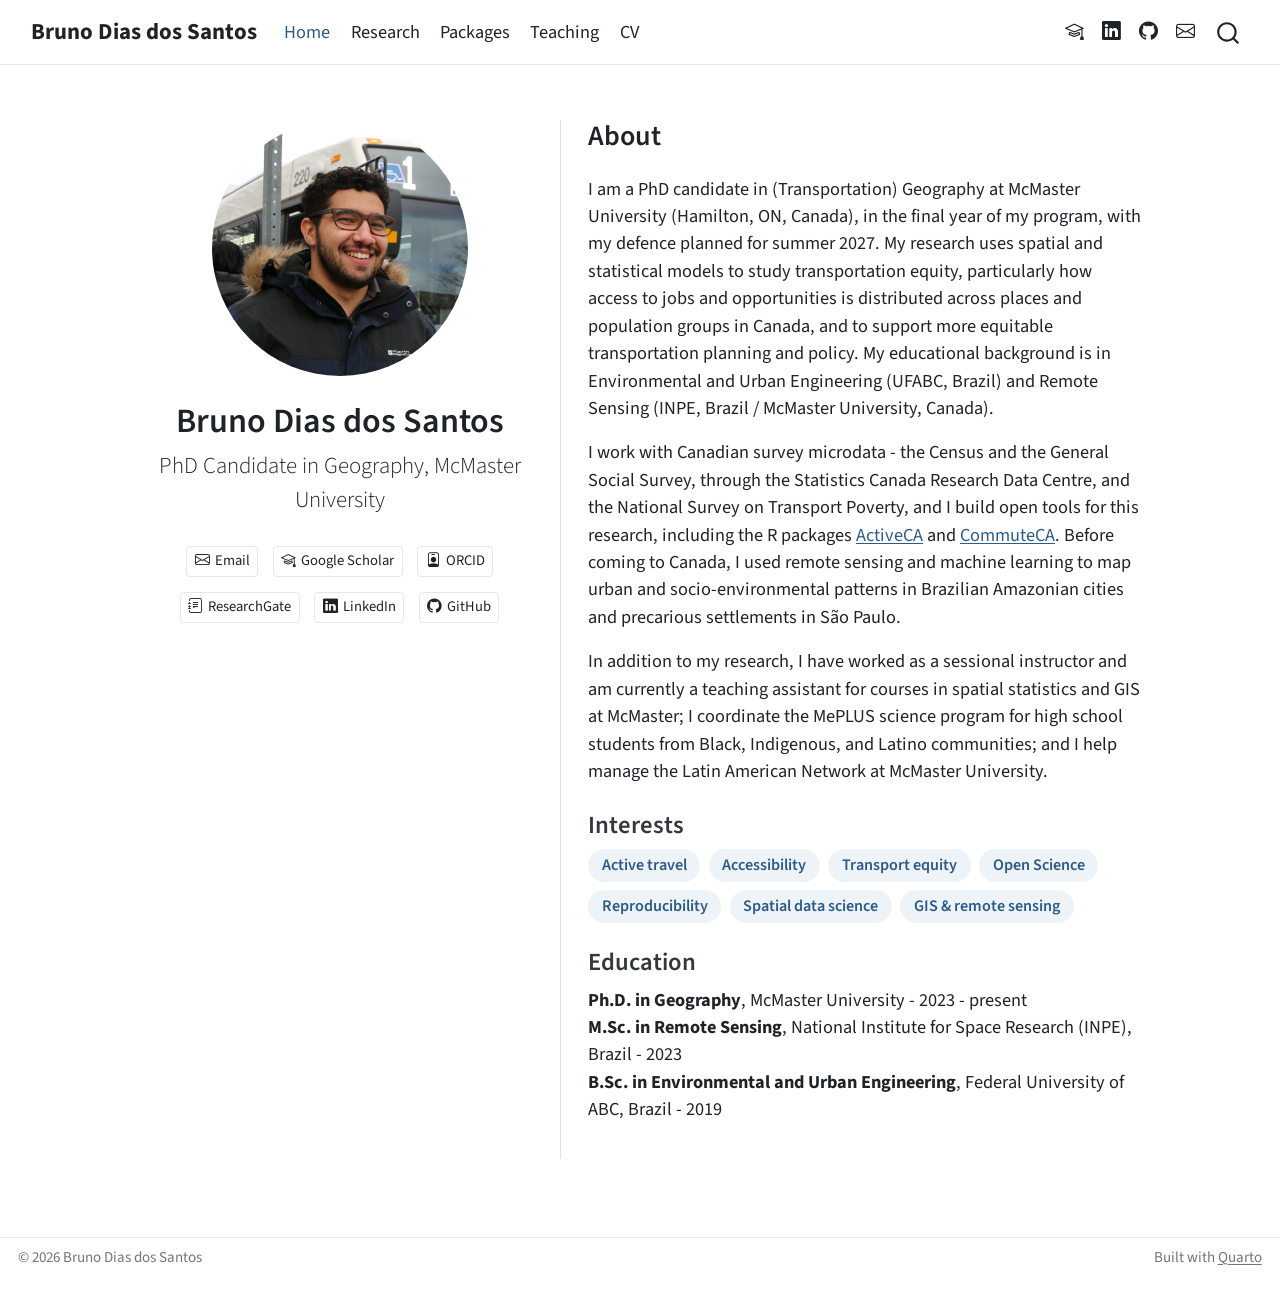
<file: index.html>
<!DOCTYPE html>
<html xmlns="http://www.w3.org/1999/xhtml" lang="en" xml:lang="en"><head>

<meta charset="utf-8">
<meta name="generator" content="quarto-1.10.19">

<meta name="viewport" content="width=device-width, initial-scale=1.0, user-scalable=yes">


<title>Bruno Dias dos Santos</title>
<style>
/* Default styles provided by pandoc.
** See https://pandoc.org/MANUAL.html#variables-for-html for config info.
*/
span.smallcaps{font-variant: small-caps;}
div.columns{display: flex; gap: 1.5em;}
div.column{flex: auto;}
@media screen {
div.columns{gap: min(4vw, 1.5em);}
div.column{overflow-x: auto;}
}
div.hanging-indent{margin-left: 1.5em; text-indent: -1.5em;}
ul.task-list{list-style: none;}
ul.task-list li input[type="checkbox"] {
  width: 0.8em;
  margin: 0 0.8em 0.2em -1em; /* quarto-specific, see https://github.com/quarto-dev/quarto-cli/issues/4556 */ 
  vertical-align: middle;
}
</style>


<script src="site_libs/quarto-nav/quarto-nav.js"></script>
<script src="site_libs/quarto-nav/headroom.min.js"></script>
<script src="site_libs/clipboard/clipboard.min.js"></script>
<script src="site_libs/quarto-search/autocomplete.umd.js"></script>
<script src="site_libs/quarto-search/fuse.min.js"></script>
<script src="site_libs/quarto-search/quarto-search.js"></script>
<meta name="quarto:offset" content="./">
<link href="./images/avatar.svg" rel="icon" type="image/svg+xml">
<script src="site_libs/quarto-html/quarto.js" type="module"></script>
<script src="site_libs/quarto-html/tabsets/tabsets.js" type="module"></script>
<script src="site_libs/quarto-html/popper.min.js"></script>
<script src="site_libs/quarto-html/tippy.umd.min.js"></script>
<link href="site_libs/quarto-html/tippy.css" rel="stylesheet">
<link href="site_libs/quarto-html/quarto-syntax-highlighting-bf27225e3a48a9273f3daa8f8e829971.css" rel="stylesheet" id="quarto-text-highlighting-styles">
<script src="site_libs/bootstrap/bootstrap.min.js"></script>
<link href="site_libs/bootstrap/bootstrap-icons.css" rel="stylesheet">
<link href="site_libs/bootstrap/bootstrap-0d909222a76852a6262081ca5f087962.min.css" rel="stylesheet" append-hash="true" id="quarto-bootstrap" data-mode="light">
<script id="quarto-search-options" type="application/json">{
  "location": "navbar",
  "copy-button": false,
  "collapse-after": 3,
  "panel-placement": "end",
  "type": "overlay",
  "limit": 50,
  "keyboard-shortcut": [
    "f",
    "/",
    "s"
  ],
  "show-item-context": false,
  "language": {
    "search-no-results-text": "No results",
    "search-matching-documents-text": "matching documents",
    "search-copy-link-title": "Copy link to search",
    "search-hide-matches-text": "Hide additional matches",
    "search-more-match-text": "more match in this document",
    "search-more-matches-text": "more matches in this document",
    "search-clear-button-title": "Clear",
    "search-text-placeholder": "",
    "search-detached-cancel-button-title": "Cancel",
    "search-submit-button-title": "Submit",
    "search-label": "Search"
  }
}</script>
<style>html{ scroll-behavior: smooth; }</style>


<meta property="og:title" content="Bruno Dias dos Santos">
<meta property="og:description" content="PhD Candidate in Geography, McMaster University">
<meta property="og:image" content="https://dias-bruno.github.io/images/Bruno.JPG">
<meta property="og:site_name" content="Bruno Dias dos Santos">
</head>

<body class="nav-fixed fullcontent quarto-light">

<div id="quarto-search-results"></div>
  <header id="quarto-header" class="headroom fixed-top">
    <nav class="navbar navbar-expand-lg " data-bs-theme="dark">
      <div class="navbar-container container-fluid">
      <div class="navbar-brand-container mx-auto">
    <a class="navbar-brand" href="./index.html">
    <span class="navbar-title">Bruno Dias dos Santos</span>
    </a>
  </div>
            <div id="quarto-search" class="" title="Search"></div>
          <button class="navbar-toggler" type="button" data-bs-toggle="collapse" data-bs-target="#navbarCollapse" aria-controls="navbarCollapse" role="menu" aria-expanded="false" aria-label="Toggle navigation" onclick="if (window.quartoToggleHeadroom) { window.quartoToggleHeadroom(); }">
  <span class="navbar-toggler-icon"></span>
</button>
          <div class="collapse navbar-collapse" id="navbarCollapse">
            <ul class="navbar-nav navbar-nav-scroll me-auto">
  <li class="nav-item">
    <a class="nav-link active" href="./index.html" aria-current="page"> 
<span class="menu-text">Home</span></a>
  </li>  
  <li class="nav-item">
    <a class="nav-link" href="./research.html"> 
<span class="menu-text">Research</span></a>
  </li>  
  <li class="nav-item">
    <a class="nav-link" href="./packages.html"> 
<span class="menu-text">Packages</span></a>
  </li>  
  <li class="nav-item">
    <a class="nav-link" href="./teaching.html"> 
<span class="menu-text">Teaching</span></a>
  </li>  
  <li class="nav-item">
    <a class="nav-link" href="./cv.html"> 
<span class="menu-text">CV</span></a>
  </li>  
</ul>
            <ul class="navbar-nav navbar-nav-scroll ms-auto">
  <li class="nav-item compact">
    <a class="nav-link" href="https://scholar.google.com/citations?user=Nzxp26IAAAAJ"> <i class="bi bi-mortarboard" role="img" aria-label="Google Scholar">
</i> 
<span class="menu-text"></span></a>
  </li>  
  <li class="nav-item compact">
    <a class="nav-link" href="https://www.linkedin.com/in/bruno-dos-santos-620b387a/"> <i class="bi bi-linkedin" role="img" aria-label="LinkedIn">
</i> 
<span class="menu-text"></span></a>
  </li>  
  <li class="nav-item compact">
    <a class="nav-link" href="https://github.com/dias-bruno"> <i class="bi bi-github" role="img" aria-label="GitHub">
</i> 
<span class="menu-text"></span></a>
  </li>  
  <li class="nav-item compact">
    <a class="nav-link" href="mailto:dossanb@mcmaster.ca"> <i class="bi bi-envelope" role="img" aria-label="Email">
</i> 
<span class="menu-text"></span></a>
  </li>  
</ul>
          </div> <!-- /navcollapse -->
            <div class="quarto-navbar-tools">
</div>
      </div> <!-- /container-fluid -->
    </nav>
</header>
<!-- content -->
<div id="quarto-content" class="quarto-container page-columns page-rows-contents page-layout-article page-navbar">
<!-- sidebar -->
<!-- margin-sidebar -->
    
<!-- main -->
<div class="quarto-about-trestles">
  <div class="about-entity">
    <img src="images/Bruno.JPG" class="about-image
  round " style="height: 14em; width: 14em;">
<header id="title-block-header" class="quarto-title-block default">
<div class="quarto-title">
<h1 class="title">Bruno Dias dos Santos</h1>
<p class="subtitle lead">PhD Candidate in Geography, McMaster University</p>
</div>
<div class="quarto-title-meta">
  </div>
</header>
    <div class="about-links">
  <a href="mailto:dossanb@mcmaster.ca" class="about-link" rel="" target="">
    <i class="bi bi-envelope"></i>
     <span class="about-link-text">Email</span>
  </a>
  <a href="https://scholar.google.com/citations?user=Nzxp26IAAAAJ" class="about-link" rel="" target="">
    <i class="bi bi-mortarboard"></i>
     <span class="about-link-text">Google Scholar</span>
  </a>
  <a href="https://orcid.org/0000-0002-6748-2038" class="about-link" rel="" target="">
    <i class="bi bi-person-badge"></i>
     <span class="about-link-text">ORCID</span>
  </a>
  <a href="https://www.researchgate.net/profile/Bruno-Santos-63" class="about-link" rel="" target="">
    <i class="bi bi-journal-text"></i>
     <span class="about-link-text">ResearchGate</span>
  </a>
  <a href="https://www.linkedin.com/in/bruno-dos-santos-620b387a/" class="about-link" rel="" target="">
    <i class="bi bi-linkedin"></i>
     <span class="about-link-text">LinkedIn</span>
  </a>
  <a href="https://github.com/dias-bruno" class="about-link" rel="" target="">
    <i class="bi bi-github"></i>
     <span class="about-link-text">GitHub</span>
  </a>
</div>
  </div>
  <div class="about-contents"><main class="content" id="quarto-document-content">
<section id="about" class="level2">
<h2 data-anchor-id="about">About</h2>
<p>I am a PhD candidate in (Transportation) Geography at McMaster University (Hamilton, ON, Canada), in the final year of my program, with my defence planned for summer 2027. My research uses spatial and statistical models to study transportation equity, particularly how access to jobs and opportunities is distributed across places and population groups in Canada, and to support more equitable transportation planning and policy. My educational background is in Environmental and Urban Engineering (UFABC, Brazil) and Remote Sensing (INPE, Brazil / McMaster University, Canada).</p>
<p>I work with Canadian survey microdata - the Census and the General Social Survey, through the Statistics Canada Research Data Centre, and the National Survey on Transport Poverty, and I build open tools for this research, including the R packages <a href="https://dias-bruno.github.io/ActiveCA/">ActiveCA</a> and <a href="https://dias-bruno.github.io/CommuteCA/">CommuteCA</a>. Before coming to Canada, I used remote sensing and machine learning to map urban and socio-environmental patterns in Brazilian Amazonian cities and precarious settlements in São Paulo.</p>
<p>In addition to my research, I have worked as a sessional instructor and am currently a teaching assistant for courses in spatial statistics and GIS at McMaster; I coordinate the MePLUS science program for high school students from Black, Indigenous, and Latino communities; and I help manage the Latin American Network at McMaster University.</p>
<section id="interests" class="level3">
<h3 data-anchor-id="interests">Interests</h3>
<ul class="interest-list">
<li>
Active travel
</li>
<li>
Accessibility
</li>
<li>
Transport equity
</li>
<li>
Open Science
</li>
<li>
Reproducibility
</li>
<li>
Spatial data science
</li>
<li>
GIS &amp; remote sensing
</li>
</ul>
</section>
<section id="education" class="level3">
<h3 data-anchor-id="education">Education</h3>
<div class="edu">
<p><strong>Ph.D.&nbsp;in Geography</strong>, McMaster University - 2023 - present<br>
<strong>M.Sc. in Remote Sensing</strong>, National Institute for Space Research (INPE), Brazil - 2023<br>
<strong>B.Sc. in Environmental and Urban Engineering</strong>, Federal University of ABC, Brazil - 2019</p>
</div>


</section>
</section>
</main></div>
</div>
 <!-- /main -->
<script id="quarto-html-after-body" type="application/javascript">
  window.document.addEventListener("DOMContentLoaded", function (event) {
    const isCodeAnnotation = (el) => {
      for (const clz of el.classList) {
        if (clz.startsWith('code-annotation-')) {                     
          return true;
        }
      }
      return false;
    }
    const onCopySuccess = function(e) {
      // button target
      const button = e.trigger;
      // don't keep focus
      button.blur();
      // flash "checked"
      button.classList.add('code-copy-button-checked');
      var currentTitle = button.getAttribute("title");
      button.setAttribute("title", "Copied!");
      let tooltip;
      if (window.bootstrap) {
        button.setAttribute("data-bs-toggle", "tooltip");
        button.setAttribute("data-bs-placement", "left");
        button.setAttribute("data-bs-title", "Copied!");
        tooltip = new bootstrap.Tooltip(button, 
          { trigger: "manual", 
            customClass: "code-copy-button-tooltip",
            offset: [0, -8]});
        tooltip.show();    
      }
      setTimeout(function() {
        if (tooltip) {
          tooltip.hide();
          button.removeAttribute("data-bs-title");
          button.removeAttribute("data-bs-toggle");
          button.removeAttribute("data-bs-placement");
        }
        button.setAttribute("title", currentTitle);
        button.classList.remove('code-copy-button-checked');
      }, 1000);
      // clear code selection
      e.clearSelection();
    }
    const getTextToCopy = function(trigger) {
      const outerScaffold = trigger.parentElement.cloneNode(true);
      const codeEl = outerScaffold.querySelector('code');
      for (const childEl of codeEl.children) {
        if (isCodeAnnotation(childEl)) {
          childEl.remove();
        }
      }
      return codeEl.innerText;
    }
    const clipboard = new window.ClipboardJS('.code-copy-button:not([data-in-quarto-modal])', {
      text: getTextToCopy
    });
    clipboard.on('success', onCopySuccess);
    if (window.document.getElementById('quarto-embedded-source-code-modal')) {
      const clipboardModal = new window.ClipboardJS('.code-copy-button[data-in-quarto-modal]', {
        text: getTextToCopy,
        container: window.document.getElementById('quarto-embedded-source-code-modal')
      });
      clipboardModal.on('success', onCopySuccess);
    }
      var localhostRegex = new RegExp(/^(?:http|https):\/\/localhost\:?[0-9]*\//);
      var mailtoRegex = new RegExp(/^mailto:/);
        var filterRegex = new RegExp("https:\/\/dias-bruno\.github\.io");
      var isInternal = (href) => {
          return filterRegex.test(href) || localhostRegex.test(href) || mailtoRegex.test(href);
      }
      // Inspect non-navigation links and adorn them if external
     var links = window.document.querySelectorAll('a[href]:not(.nav-link):not(.navbar-brand):not(.toc-action):not(.sidebar-link):not(.sidebar-item-toggle):not(.pagination-link):not(.no-external):not([aria-hidden]):not(.dropdown-item):not(.quarto-navigation-tool):not(.about-link)');
      for (var i=0; i<links.length; i++) {
        const link = links[i];
        if (!isInternal(link.href)) {
          // undo the damage that might have been done by quarto-nav.js in the case of
          // links that we want to consider external
          if (link.dataset.originalHref !== undefined) {
            link.href = link.dataset.originalHref;
          }
            // target, if specified
            link.setAttribute("target", "_blank");
            if (link.getAttribute("rel") === null) {
              link.setAttribute("rel", "noopener");
            }
        }
      }
    function tippyHover(el, contentFn, onTriggerFn, onUntriggerFn) {
      const config = {
        allowHTML: true,
        maxWidth: 500,
        delay: 100,
        arrow: false,
        appendTo: function(el) {
            return el.parentElement;
        },
        interactive: true,
        interactiveBorder: 10,
        theme: 'quarto',
        placement: 'bottom-start',
      };
      if (contentFn) {
        config.content = contentFn;
      }
      if (onTriggerFn) {
        config.onTrigger = onTriggerFn;
      }
      if (onUntriggerFn) {
        config.onUntrigger = onUntriggerFn;
      }
      window.tippy(el, config); 
    }
    const noterefs = window.document.querySelectorAll('a[role="doc-noteref"]');
    for (var i=0; i<noterefs.length; i++) {
      const ref = noterefs[i];
      tippyHover(ref, function() {
        // use id or data attribute instead here
        let href = ref.getAttribute('data-footnote-href') || ref.getAttribute('href');
        try { href = new URL(href).hash; } catch {}
        const id = href.replace(/^#\/?/, "");
        const note = window.document.getElementById(id);
        if (note) {
          return note.innerHTML;
        } else {
          return "";
        }
      });
    }
    const xrefs = window.document.querySelectorAll('a.quarto-xref');
    const processXRef = (id, note) => {
      // Strip column container classes
      const stripColumnClz = (el) => {
        el.classList.remove("page-full", "page-columns");
        if (el.children) {
          for (const child of el.children) {
            stripColumnClz(child);
          }
        }
      }
      stripColumnClz(note)
      if (id === null || id.startsWith('sec-')) {
        // Special case sections, only their first couple elements
        const container = document.createElement("div");
        if (note.children && note.children.length > 2) {
          container.appendChild(note.children[0].cloneNode(true));
          for (let i = 1; i < note.children.length; i++) {
            const child = note.children[i];
            if (child.tagName === "P" && child.innerText === "") {
              continue;
            } else {
              container.appendChild(child.cloneNode(true));
              break;
            }
          }
          if (window.Quarto?.typesetMath) {
            window.Quarto.typesetMath(container);
          }
          return container.innerHTML
        } else {
          if (window.Quarto?.typesetMath) {
            window.Quarto.typesetMath(note);
          }
          return note.innerHTML;
        }
      } else {
        // Remove any anchor links if they are present
        const anchorLink = note.querySelector('a.anchorjs-link');
        if (anchorLink) {
          anchorLink.remove();
        }
        if (window.Quarto?.typesetMath) {
          window.Quarto.typesetMath(note);
        }
        if (note.classList.contains("callout")) {
          return note.outerHTML;
        } else {
          return note.innerHTML;
        }
      }
    }
    for (var i=0; i<xrefs.length; i++) {
      const xref = xrefs[i];
      tippyHover(xref, undefined, function(instance) {
        instance.disable();
        let url = xref.getAttribute('href');
        let hash = undefined; 
        if (url.startsWith('#')) {
          hash = url;
        } else {
          try { hash = new URL(url).hash; } catch {}
        }
        if (hash) {
          const id = hash.replace(/^#\/?/, "");
          const note = window.document.getElementById(id);
          if (note !== null) {
            try {
              const html = processXRef(id, note.cloneNode(true));
              instance.setContent(html);
            } finally {
              instance.enable();
              instance.show();
            }
          } else {
            // See if we can fetch this
            fetch(url.split('#')[0])
            .then(res => res.text())
            .then(html => {
              const parser = new DOMParser();
              const htmlDoc = parser.parseFromString(html, "text/html");
              const note = htmlDoc.getElementById(id);
              if (note !== null) {
                const html = processXRef(id, note);
                instance.setContent(html);
              } 
            }).finally(() => {
              instance.enable();
              instance.show();
            });
          }
        } else {
          // See if we can fetch a full url (with no hash to target)
          // This is a special case and we should probably do some content thinning / targeting
          fetch(url)
          .then(res => res.text())
          .then(html => {
            const parser = new DOMParser();
            const htmlDoc = parser.parseFromString(html, "text/html");
            const note = htmlDoc.querySelector('main.content');
            if (note !== null) {
              // This should only happen for chapter cross references
              // (since there is no id in the URL)
              // remove the first header
              if (note.children.length > 0 && note.children[0].tagName === "HEADER") {
                note.children[0].remove();
              }
              const html = processXRef(null, note);
              instance.setContent(html);
            } 
          }).finally(() => {
            instance.enable();
            instance.show();
          });
        }
      }, function(instance) {
      });
    }
        let selectedAnnoteEl;
        const selectorForAnnotation = ( cell, annotation) => {
          let cellAttr = 'data-code-cell="' + cell + '"';
          let lineAttr = 'data-code-annotation="' +  annotation + '"';
          const selector = 'span[' + cellAttr + '][' + lineAttr + ']';
          return selector;
        }
        const selectCodeLines = (annoteEl) => {
          const doc = window.document;
          const targetCell = annoteEl.getAttribute("data-target-cell");
          const targetAnnotation = annoteEl.getAttribute("data-target-annotation");
          const annoteSpan = window.document.querySelector(selectorForAnnotation(targetCell, targetAnnotation));
          const lines = annoteSpan.getAttribute("data-code-lines").split(",");
          const lineIds = lines.map((line) => {
            return targetCell + "-" + line;
          })
          let top = null;
          let height = null;
          let parent = null;
          if (lineIds.length > 0) {
              //compute the position of the single el (top and bottom and make a div)
              const el = window.document.getElementById(lineIds[0]);
              top = el.offsetTop;
              height = el.offsetHeight;
              parent = el.parentElement.parentElement;
            if (lineIds.length > 1) {
              const lastEl = window.document.getElementById(lineIds[lineIds.length - 1]);
              const bottom = lastEl.offsetTop + lastEl.offsetHeight;
              height = bottom - top;
            }
            if (top !== null && height !== null && parent !== null) {
              // cook up a div (if necessary) and position it 
              let div = window.document.getElementById("code-annotation-line-highlight");
              if (div === null) {
                div = window.document.createElement("div");
                div.setAttribute("id", "code-annotation-line-highlight");
                div.style.position = 'absolute';
                parent.appendChild(div);
              }
              div.style.top = top - 2 + "px";
              div.style.height = height + 4 + "px";
              div.style.left = 0;
              let gutterDiv = window.document.getElementById("code-annotation-line-highlight-gutter");
              if (gutterDiv === null) {
                gutterDiv = window.document.createElement("div");
                gutterDiv.setAttribute("id", "code-annotation-line-highlight-gutter");
                gutterDiv.style.position = 'absolute';
                const codeCell = window.document.getElementById(targetCell);
                const gutter = codeCell.querySelector('.code-annotation-gutter');
                gutter.appendChild(gutterDiv);
              }
              gutterDiv.style.top = top - 2 + "px";
              gutterDiv.style.height = height + 4 + "px";
            }
            selectedAnnoteEl = annoteEl;
          }
        };
        const unselectCodeLines = () => {
          const elementsIds = ["code-annotation-line-highlight", "code-annotation-line-highlight-gutter"];
          elementsIds.forEach((elId) => {
            const div = window.document.getElementById(elId);
            if (div) {
              div.remove();
            }
          });
          selectedAnnoteEl = undefined;
        };
          // Handle positioning of the toggle
      window.addEventListener(
        "resize",
        throttle(() => {
          elRect = undefined;
          if (selectedAnnoteEl) {
            selectCodeLines(selectedAnnoteEl);
          }
        }, 10)
      );
      function throttle(fn, ms) {
      let throttle = false;
      let timer;
        return (...args) => {
          if(!throttle) { // first call gets through
              fn.apply(this, args);
              throttle = true;
          } else { // all the others get throttled
              if(timer) clearTimeout(timer); // cancel #2
              timer = setTimeout(() => {
                fn.apply(this, args);
                timer = throttle = false;
              }, ms);
          }
        };
      }
        // Attach click handler to the DT
        const annoteDls = window.document.querySelectorAll('dt[data-target-cell]');
        for (const annoteDlNode of annoteDls) {
          annoteDlNode.addEventListener('click', (event) => {
            const clickedEl = event.target;
            if (clickedEl !== selectedAnnoteEl) {
              unselectCodeLines();
              const activeEl = window.document.querySelector('dt[data-target-cell].code-annotation-active');
              if (activeEl) {
                activeEl.classList.remove('code-annotation-active');
              }
              selectCodeLines(clickedEl);
              clickedEl.classList.add('code-annotation-active');
            } else {
              // Unselect the line
              unselectCodeLines();
              clickedEl.classList.remove('code-annotation-active');
            }
          });
        }
    const findCites = (el) => {
      const parentEl = el.parentElement;
      if (parentEl) {
        const cites = parentEl.dataset.cites;
        if (cites) {
          return {
            el,
            cites: cites.split(' ')
          };
        } else {
          return findCites(el.parentElement)
        }
      } else {
        return undefined;
      }
    };
    var bibliorefs = window.document.querySelectorAll('a[role="doc-biblioref"]');
    for (var i=0; i<bibliorefs.length; i++) {
      const ref = bibliorefs[i];
      const citeInfo = findCites(ref);
      if (citeInfo) {
        tippyHover(citeInfo.el, function() {
          var popup = window.document.createElement('div');
          citeInfo.cites.forEach(function(cite) {
            var citeDiv = window.document.createElement('div');
            citeDiv.classList.add('hanging-indent');
            citeDiv.classList.add('csl-entry');
            var biblioDiv = window.document.getElementById('ref-' + cite);
            if (biblioDiv) {
              citeDiv.innerHTML = biblioDiv.innerHTML;
            }
            popup.appendChild(citeDiv);
          });
          return popup.innerHTML;
        });
      }
    }
  });
  </script>
</div> <!-- /content -->
<footer class="footer">
  <div class="nav-footer">
    <div class="nav-footer-left">
<p>© 2026 Bruno Dias dos Santos</p>
</div>   
    <div class="nav-footer-center">
      &nbsp;
    </div>
    <div class="nav-footer-right">
<p>Built with <a href="https://quarto.org/">Quarto</a></p>
</div>
  </div>
</footer>




<script src="site_libs/quarto-html/zenscroll-min.js"></script>
</body></html>
</file>
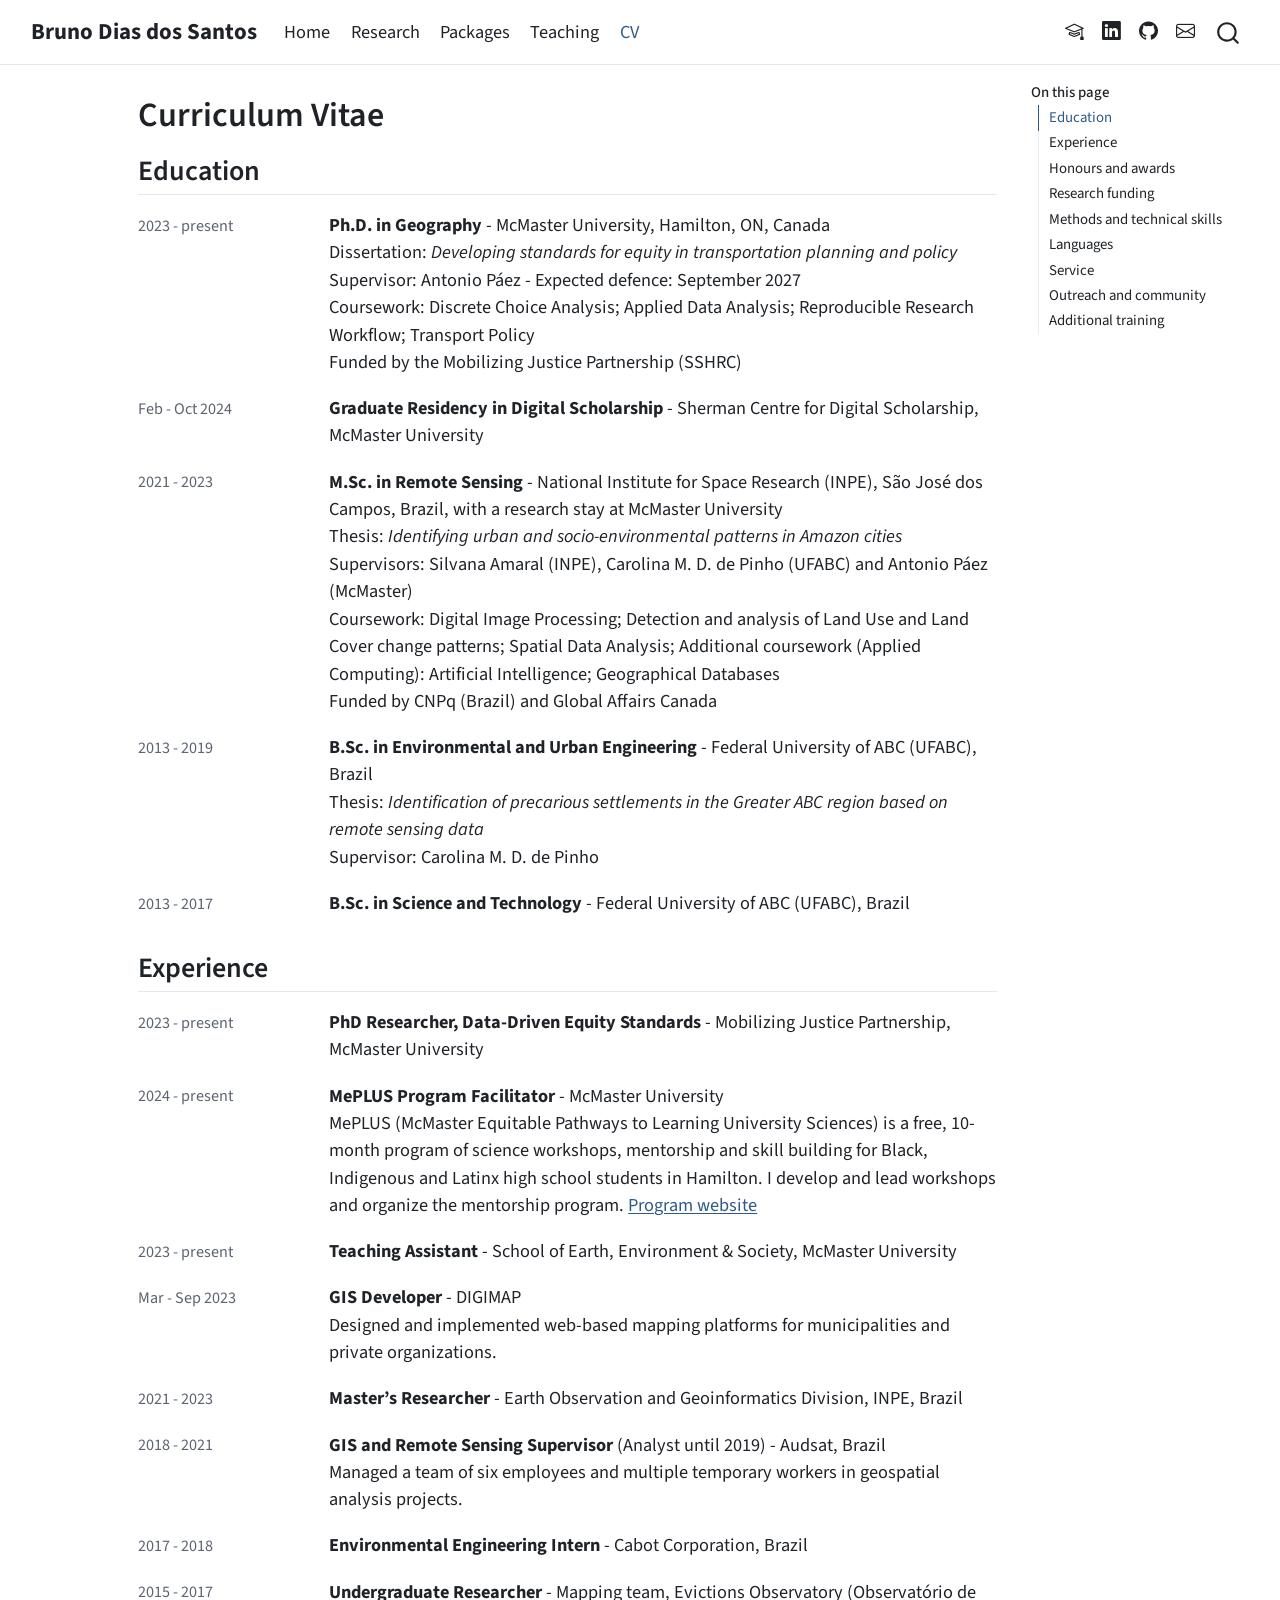
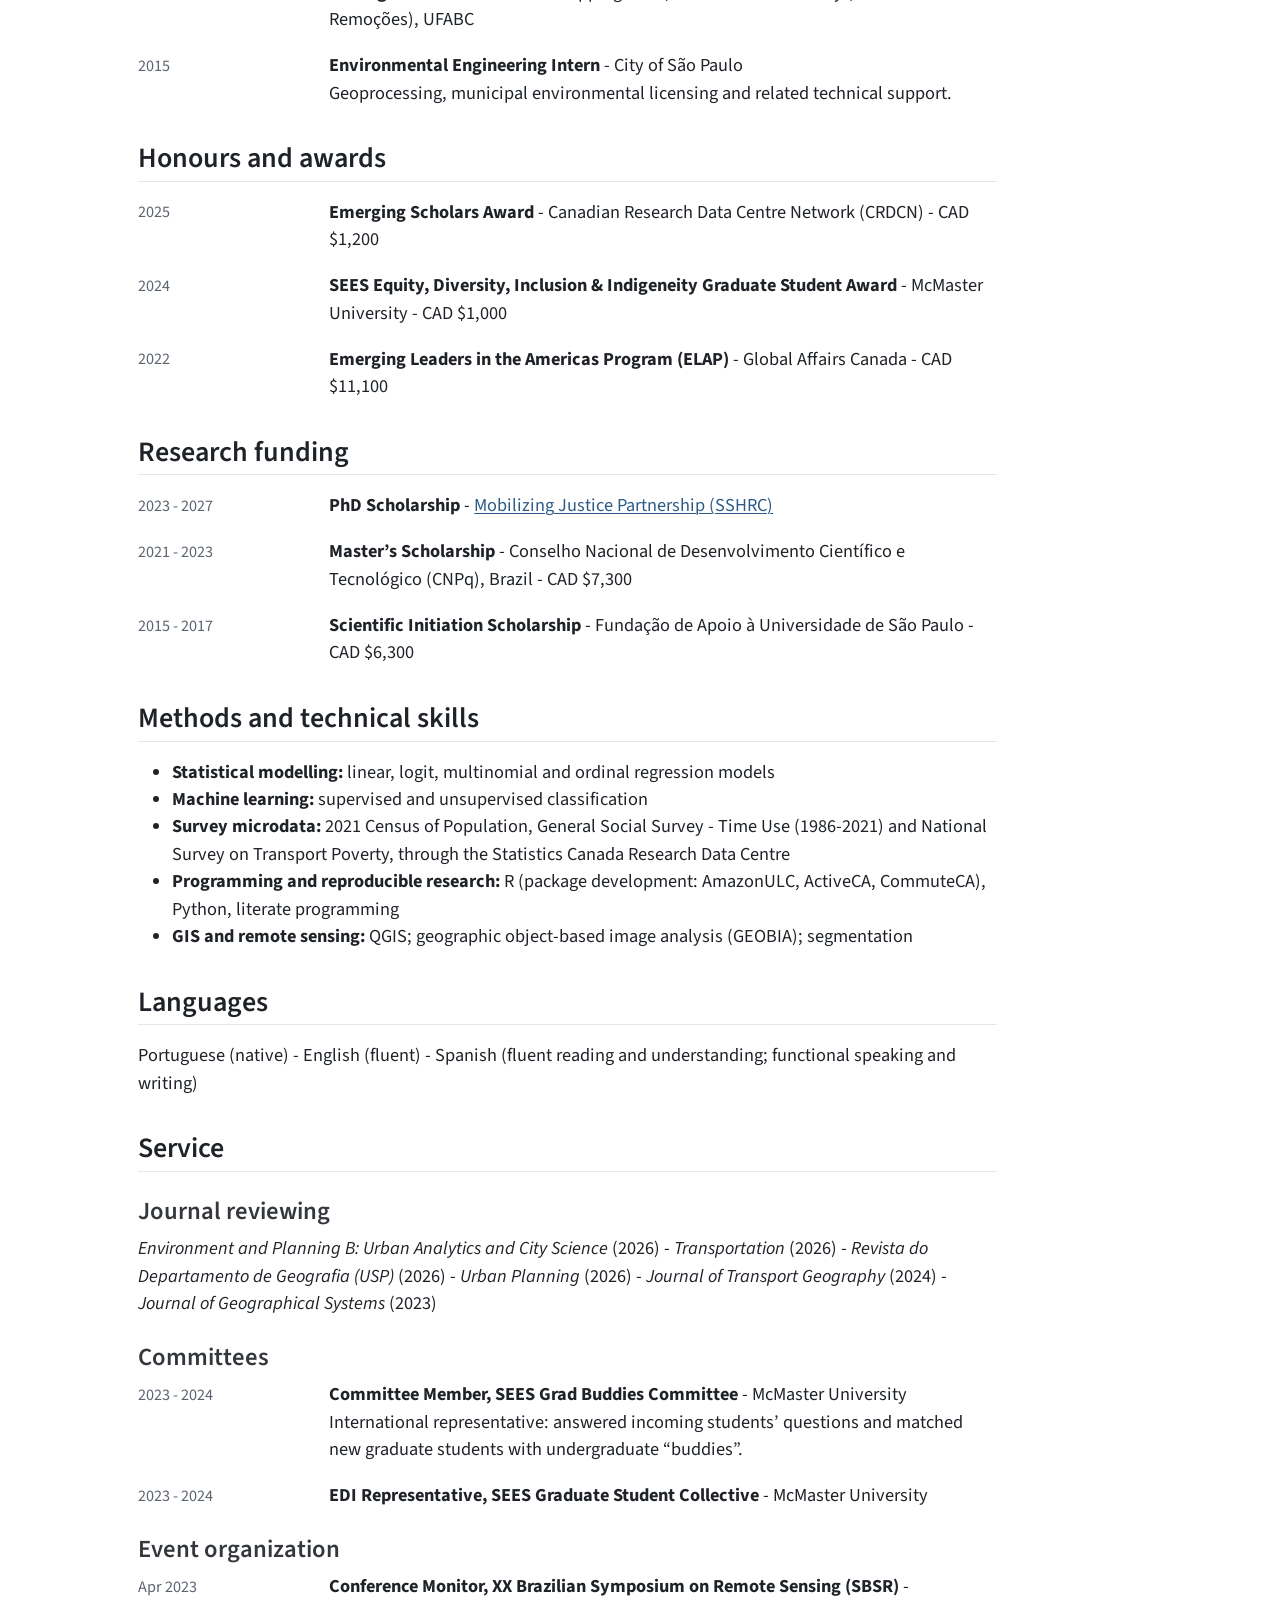
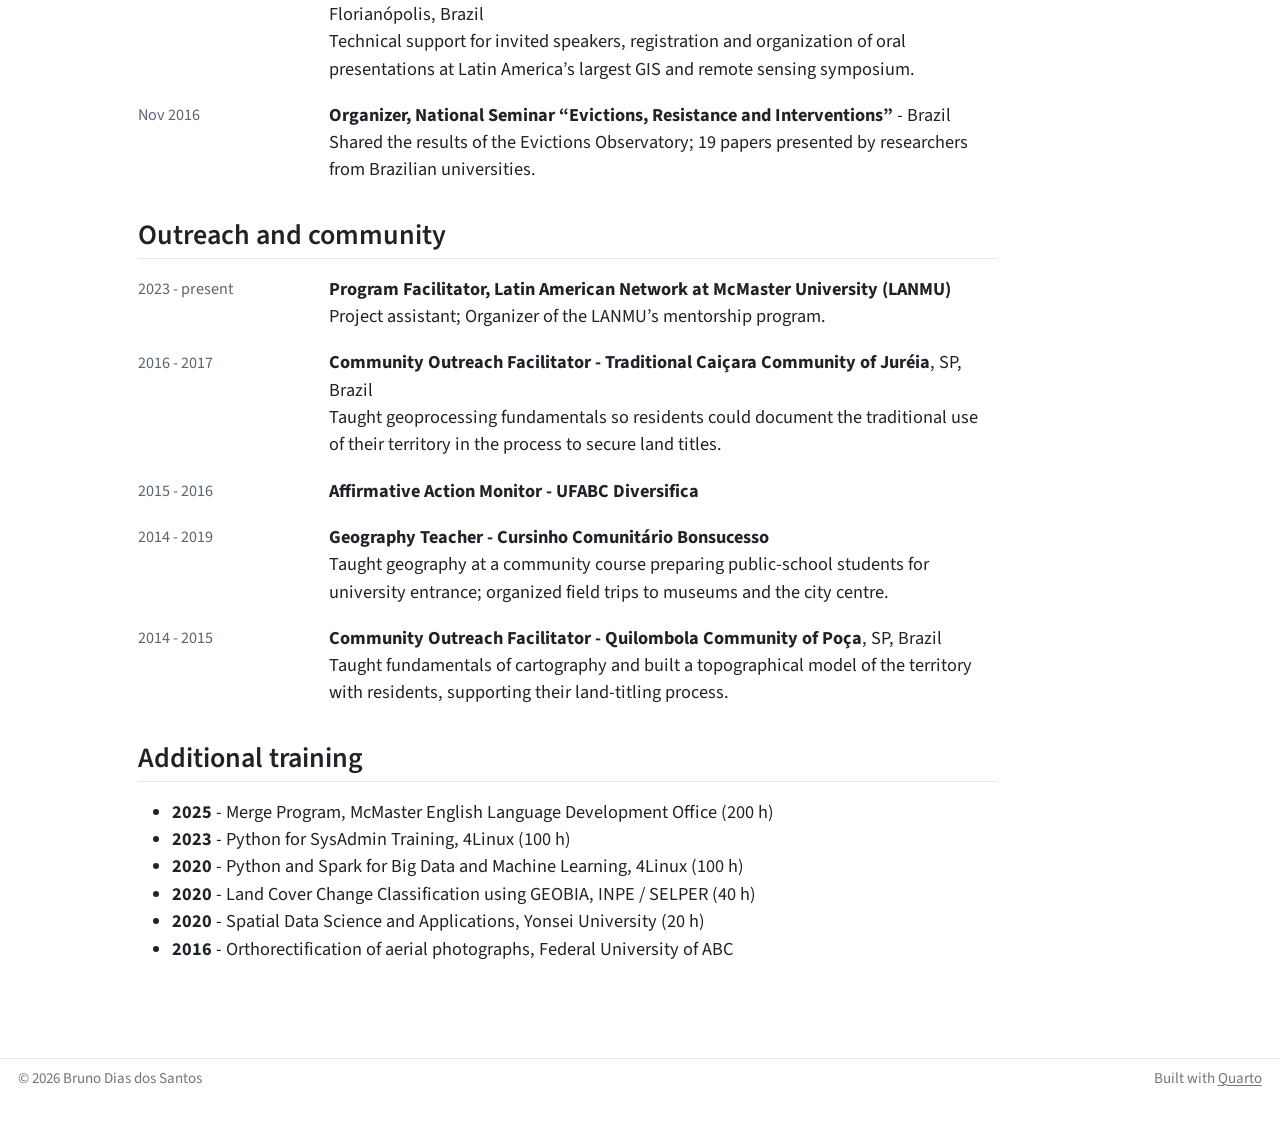
<file: cv.html>
<!DOCTYPE html>
<html xmlns="http://www.w3.org/1999/xhtml" lang="en" xml:lang="en"><head>

<meta charset="utf-8">
<meta name="generator" content="quarto-1.10.19">

<meta name="viewport" content="width=device-width, initial-scale=1.0, user-scalable=yes">


<title>Curriculum Vitae – Bruno Dias dos Santos</title>
<style>
/* Default styles provided by pandoc.
** See https://pandoc.org/MANUAL.html#variables-for-html for config info.
*/
span.smallcaps{font-variant: small-caps;}
div.columns{display: flex; gap: 1.5em;}
div.column{flex: auto;}
@media screen {
div.columns{gap: min(4vw, 1.5em);}
div.column{overflow-x: auto;}
}
div.hanging-indent{margin-left: 1.5em; text-indent: -1.5em;}
ul.task-list{list-style: none;}
ul.task-list li input[type="checkbox"] {
  width: 0.8em;
  margin: 0 0.8em 0.2em -1em; /* quarto-specific, see https://github.com/quarto-dev/quarto-cli/issues/4556 */ 
  vertical-align: middle;
}
</style>


<script src="site_libs/quarto-nav/quarto-nav.js"></script>
<script src="site_libs/quarto-nav/headroom.min.js"></script>
<script src="site_libs/clipboard/clipboard.min.js"></script>
<script src="site_libs/quarto-search/autocomplete.umd.js"></script>
<script src="site_libs/quarto-search/fuse.min.js"></script>
<script src="site_libs/quarto-search/quarto-search.js"></script>
<meta name="quarto:offset" content="./">
<link href="./images/avatar.svg" rel="icon" type="image/svg+xml">
<script src="site_libs/quarto-html/quarto.js" type="module"></script>
<script src="site_libs/quarto-html/tabsets/tabsets.js" type="module"></script>
<script src="site_libs/quarto-html/popper.min.js"></script>
<script src="site_libs/quarto-html/tippy.umd.min.js"></script>
<script src="site_libs/quarto-html/anchor.min.js"></script>
<link href="site_libs/quarto-html/tippy.css" rel="stylesheet">
<link href="site_libs/quarto-html/quarto-syntax-highlighting-bf27225e3a48a9273f3daa8f8e829971.css" rel="stylesheet" id="quarto-text-highlighting-styles">
<script src="site_libs/bootstrap/bootstrap.min.js"></script>
<link href="site_libs/bootstrap/bootstrap-icons.css" rel="stylesheet">
<link href="site_libs/bootstrap/bootstrap-0d909222a76852a6262081ca5f087962.min.css" rel="stylesheet" append-hash="true" id="quarto-bootstrap" data-mode="light">
<script id="quarto-search-options" type="application/json">{
  "location": "navbar",
  "copy-button": false,
  "collapse-after": 3,
  "panel-placement": "end",
  "type": "overlay",
  "limit": 50,
  "keyboard-shortcut": [
    "f",
    "/",
    "s"
  ],
  "show-item-context": false,
  "language": {
    "search-no-results-text": "No results",
    "search-matching-documents-text": "matching documents",
    "search-copy-link-title": "Copy link to search",
    "search-hide-matches-text": "Hide additional matches",
    "search-more-match-text": "more match in this document",
    "search-more-matches-text": "more matches in this document",
    "search-clear-button-title": "Clear",
    "search-text-placeholder": "",
    "search-detached-cancel-button-title": "Cancel",
    "search-submit-button-title": "Submit",
    "search-label": "Search"
  }
}</script>
<style>html{ scroll-behavior: smooth; }</style>


<meta property="og:title" content="Curriculum Vitae – Bruno Dias dos Santos">
<meta property="og:description" content="PhD Candidate in Geography at McMaster University. Active travel, accessibility, transport equity and spatial data science.">
<meta property="og:site_name" content="Bruno Dias dos Santos">
</head>

<body class="nav-fixed quarto-light">

<div id="quarto-search-results"></div>
  <header id="quarto-header" class="headroom fixed-top">
    <nav class="navbar navbar-expand-lg " data-bs-theme="dark">
      <div class="navbar-container container-fluid">
      <div class="navbar-brand-container mx-auto">
    <a class="navbar-brand" href="./index.html">
    <span class="navbar-title">Bruno Dias dos Santos</span>
    </a>
  </div>
            <div id="quarto-search" class="" title="Search"></div>
          <button class="navbar-toggler" type="button" data-bs-toggle="collapse" data-bs-target="#navbarCollapse" aria-controls="navbarCollapse" role="menu" aria-expanded="false" aria-label="Toggle navigation" onclick="if (window.quartoToggleHeadroom) { window.quartoToggleHeadroom(); }">
  <span class="navbar-toggler-icon"></span>
</button>
          <div class="collapse navbar-collapse" id="navbarCollapse">
            <ul class="navbar-nav navbar-nav-scroll me-auto">
  <li class="nav-item">
    <a class="nav-link" href="./index.html"> 
<span class="menu-text">Home</span></a>
  </li>  
  <li class="nav-item">
    <a class="nav-link" href="./research.html"> 
<span class="menu-text">Research</span></a>
  </li>  
  <li class="nav-item">
    <a class="nav-link" href="./packages.html"> 
<span class="menu-text">Packages</span></a>
  </li>  
  <li class="nav-item">
    <a class="nav-link" href="./teaching.html"> 
<span class="menu-text">Teaching</span></a>
  </li>  
  <li class="nav-item">
    <a class="nav-link active" href="./cv.html" aria-current="page"> 
<span class="menu-text">CV</span></a>
  </li>  
</ul>
            <ul class="navbar-nav navbar-nav-scroll ms-auto">
  <li class="nav-item compact">
    <a class="nav-link" href="https://scholar.google.com/citations?user=Nzxp26IAAAAJ"> <i class="bi bi-mortarboard" role="img" aria-label="Google Scholar">
</i> 
<span class="menu-text"></span></a>
  </li>  
  <li class="nav-item compact">
    <a class="nav-link" href="https://www.linkedin.com/in/bruno-dos-santos-620b387a/"> <i class="bi bi-linkedin" role="img" aria-label="LinkedIn">
</i> 
<span class="menu-text"></span></a>
  </li>  
  <li class="nav-item compact">
    <a class="nav-link" href="https://github.com/dias-bruno"> <i class="bi bi-github" role="img" aria-label="GitHub">
</i> 
<span class="menu-text"></span></a>
  </li>  
  <li class="nav-item compact">
    <a class="nav-link" href="mailto:dossanb@mcmaster.ca"> <i class="bi bi-envelope" role="img" aria-label="Email">
</i> 
<span class="menu-text"></span></a>
  </li>  
</ul>
          </div> <!-- /navcollapse -->
            <div class="quarto-navbar-tools">
</div>
      </div> <!-- /container-fluid -->
    </nav>
</header>
<!-- content -->
<div id="quarto-content" class="quarto-container page-columns page-rows-contents page-layout-article page-navbar">
<!-- sidebar -->
<!-- margin-sidebar -->
    <div id="quarto-margin-sidebar" class="sidebar margin-sidebar">
        <nav id="TOC" role="doc-toc" class="toc-active">
    <h2 id="toc-title">On this page</h2>
   
  <ul>
  <li><a href="#education" id="toc-education" class="nav-link active" data-scroll-target="#education">Education</a></li>
  <li><a href="#experience" id="toc-experience" class="nav-link" data-scroll-target="#experience">Experience</a></li>
  <li><a href="#honours-and-awards" id="toc-honours-and-awards" class="nav-link" data-scroll-target="#honours-and-awards">Honours and awards</a></li>
  <li><a href="#research-funding" id="toc-research-funding" class="nav-link" data-scroll-target="#research-funding">Research funding</a></li>
  <li><a href="#methods-and-technical-skills" id="toc-methods-and-technical-skills" class="nav-link" data-scroll-target="#methods-and-technical-skills">Methods and technical skills</a></li>
  <li><a href="#languages" id="toc-languages" class="nav-link" data-scroll-target="#languages">Languages</a></li>
  <li><a href="#service" id="toc-service" class="nav-link" data-scroll-target="#service">Service</a>
  <ul class="collapse">
  <li><a href="#journal-reviewing" id="toc-journal-reviewing" class="nav-link" data-scroll-target="#journal-reviewing">Journal reviewing</a></li>
  <li><a href="#committees" id="toc-committees" class="nav-link" data-scroll-target="#committees">Committees</a></li>
  <li><a href="#event-organization" id="toc-event-organization" class="nav-link" data-scroll-target="#event-organization">Event organization</a></li>
  </ul></li>
  <li><a href="#outreach-and-community" id="toc-outreach-and-community" class="nav-link" data-scroll-target="#outreach-and-community">Outreach and community</a></li>
  <li><a href="#additional-training" id="toc-additional-training" class="nav-link" data-scroll-target="#additional-training">Additional training</a></li>
  </ul>
</nav>
    </div>
<!-- main -->
<main class="content" id="quarto-document-content">

<header id="title-block-header" class="quarto-title-block default">
<div class="quarto-title">
<h1 class="title">Curriculum Vitae</h1>
</div>



<div class="quarto-title-meta">

    
  
    
  </div>
  


</header>


<section id="education" class="level2">
<h2 class="anchored" data-anchor-id="education">Education</h2>
<div class="entry">
<p><span class="when">2023 - present</span> <strong>Ph.D.&nbsp;in Geography</strong> - McMaster University, Hamilton, ON, Canada<br>
Dissertation: <em>Developing standards for equity in transportation planning and policy</em><br>
Supervisor: Antonio Páez - Expected defence: September 2027<br>
Coursework: Discrete Choice Analysis; Applied Data Analysis; Reproducible Research Workflow; Transport Policy<br>
Funded by the Mobilizing Justice Partnership (SSHRC)</p>
</div>
<div class="entry">
<p><span class="when">Feb - Oct 2024</span> <strong>Graduate Residency in Digital Scholarship</strong> - Sherman Centre for Digital Scholarship, McMaster University</p>
</div>
<div class="entry">
<p><span class="when">2021 - 2023</span> <strong>M.Sc. in Remote Sensing</strong> - National Institute for Space Research (INPE), São José dos Campos, Brazil, with a research stay at McMaster University<br>
Thesis: <em>Identifying urban and socio-environmental patterns in Amazon cities</em><br>
Supervisors: Silvana Amaral (INPE), Carolina M. D. de Pinho (UFABC) and Antonio Páez (McMaster)<br>
Coursework: Digital Image Processing; Detection and analysis of Land Use and Land Cover change patterns; Spatial Data Analysis; Additional coursework (Applied Computing): Artificial Intelligence; Geographical Databases<br>
Funded by CNPq (Brazil) and Global Affairs Canada</p>
</div>
<div class="entry">
<p><span class="when">2013 - 2019</span> <strong>B.Sc. in Environmental and Urban Engineering</strong> - Federal University of ABC (UFABC), Brazil<br>
Thesis: <em>Identification of precarious settlements in the Greater ABC region based on remote sensing data</em><br>
Supervisor: Carolina M. D. de Pinho</p>
</div>
<div class="entry">
<p><span class="when">2013 - 2017</span> <strong>B.Sc. in Science and Technology</strong> - Federal University of ABC (UFABC), Brazil</p>
</div>
</section>
<section id="experience" class="level2">
<h2 class="anchored" data-anchor-id="experience">Experience</h2>
<div class="entry">
<p><span class="when">2023 - present</span> <strong>PhD Researcher, Data-Driven Equity Standards</strong> - Mobilizing Justice Partnership, McMaster University</p>
</div>
<div class="entry">
<p><span class="when">2024 - present</span> <strong>MePLUS Program Facilitator</strong> - McMaster University<br>
MePLUS (McMaster Equitable Pathways to Learning University Sciences) is a free, 10-month program of science workshops, mentorship and skill building for Black, Indigenous and Latinx high school students in Hamilton. I develop and lead workshops and organize the mentorship program. <a href="https://edii.science.mcmaster.ca/meplus/">Program website</a></p>
</div>
<div class="entry">
<p><span class="when">2023 - present</span> <strong>Teaching Assistant</strong> - School of Earth, Environment &amp; Society, McMaster University</p>
</div>
<div class="entry">
<p><span class="when">Mar - Sep 2023</span> <strong>GIS Developer</strong> - DIGIMAP<br>
Designed and implemented web-based mapping platforms for municipalities and private organizations.</p>
</div>
<div class="entry">
<p><span class="when">2021 - 2023</span> <strong>Master’s Researcher</strong> - Earth Observation and Geoinformatics Division, INPE, Brazil</p>
</div>
<div class="entry">
<p><span class="when">2018 - 2021</span> <strong>GIS and Remote Sensing Supervisor</strong> (Analyst until 2019) - Audsat, Brazil<br>
Managed a team of six employees and multiple temporary workers in geospatial analysis projects.</p>
</div>
<div class="entry">
<p><span class="when">2017 - 2018</span> <strong>Environmental Engineering Intern</strong> - Cabot Corporation, Brazil</p>
</div>
<div class="entry">
<p><span class="when">2015 - 2017</span> <strong>Undergraduate Researcher</strong> - Mapping team, Evictions Observatory (Observatório de Remoções), UFABC</p>
</div>
<div class="entry">
<p><span class="when">2015</span> <strong>Environmental Engineering Intern</strong> - City of São Paulo<br>
Geoprocessing, municipal environmental licensing and related technical support.</p>
</div>
</section>
<section id="honours-and-awards" class="level2">
<h2 class="anchored" data-anchor-id="honours-and-awards">Honours and awards</h2>
<div class="entry">
<p><span class="when">2025</span> <strong>Emerging Scholars Award</strong> - Canadian Research Data Centre Network (CRDCN) - CAD $1,200</p>
</div>
<div class="entry">
<p><span class="when">2024</span> <strong>SEES Equity, Diversity, Inclusion &amp; Indigeneity Graduate Student Award</strong> - McMaster University - CAD $1,000</p>
</div>
<div class="entry">
<p><span class="when">2022</span> <strong>Emerging Leaders in the Americas Program (ELAP)</strong> - Global Affairs Canada - CAD $11,100</p>
</div>
</section>
<section id="research-funding" class="level2">
<h2 class="anchored" data-anchor-id="research-funding">Research funding</h2>
<div class="entry">
<p><span class="when">2023 - 2027</span> <strong>PhD Scholarship</strong> - <a href="https://mobilizingjustice.ca/">Mobilizing Justice Partnership (SSHRC)</a></p>
</div>
<div class="entry">
<p><span class="when">2021 - 2023</span> <strong>Master’s Scholarship</strong> - Conselho Nacional de Desenvolvimento Científico e Tecnológico (CNPq), Brazil - CAD $7,300</p>
</div>
<div class="entry">
<p><span class="when">2015 - 2017</span> <strong>Scientific Initiation Scholarship</strong> - Fundação de Apoio à Universidade de São Paulo - CAD $6,300</p>
</div>
</section>
<section id="methods-and-technical-skills" class="level2">
<h2 class="anchored" data-anchor-id="methods-and-technical-skills">Methods and technical skills</h2>
<ul>
<li><strong>Statistical modelling:</strong> linear, logit, multinomial and ordinal regression models</li>
<li><strong>Machine learning:</strong> supervised and unsupervised classification</li>
<li><strong>Survey microdata:</strong> 2021 Census of Population, General Social Survey - Time Use (1986-2021) and National Survey on Transport Poverty, through the Statistics Canada Research Data Centre</li>
<li><strong>Programming and reproducible research:</strong> R (package development: AmazonULC, ActiveCA, CommuteCA), Python, literate programming</li>
<li><strong>GIS and remote sensing:</strong> QGIS; geographic object-based image analysis (GEOBIA); segmentation</li>
</ul>
</section>
<section id="languages" class="level2">
<h2 class="anchored" data-anchor-id="languages">Languages</h2>
<p>Portuguese (native) - English (fluent) - Spanish (fluent reading and understanding; functional speaking and writing)</p>
</section>
<section id="service" class="level2">
<h2 class="anchored" data-anchor-id="service">Service</h2>
<section id="journal-reviewing" class="level3">
<h3 class="anchored" data-anchor-id="journal-reviewing">Journal reviewing</h3>
<p><em>Environment and Planning B: Urban Analytics and City Science</em> (2026) - <em>Transportation</em> (2026) - <em>Revista do Departamento de Geografia (USP)</em> (2026) - <em>Urban Planning</em> (2026) - <em>Journal of Transport Geography</em> (2024) - <em>Journal of Geographical Systems</em> (2023)</p>
</section>
<section id="committees" class="level3">
<h3 class="anchored" data-anchor-id="committees">Committees</h3>
<div class="entry">
<p><span class="when">2023 - 2024</span> <strong>Committee Member, SEES Grad Buddies Committee</strong> - McMaster University<br>
International representative: answered incoming students’ questions and matched new graduate students with undergraduate “buddies”.</p>
</div>
<div class="entry">
<p><span class="when">2023 - 2024</span> <strong>EDI Representative, SEES Graduate Student Collective</strong> - McMaster University</p>
</div>
</section>
<section id="event-organization" class="level3">
<h3 class="anchored" data-anchor-id="event-organization">Event organization</h3>
<div class="entry">
<p><span class="when">Apr 2023</span> <strong>Conference Monitor, XX Brazilian Symposium on Remote Sensing (SBSR)</strong> - Florianópolis, Brazil<br>
Technical support for invited speakers, registration and organization of oral presentations at Latin America’s largest GIS and remote sensing symposium.</p>
</div>
<div class="entry">
<p><span class="when">Nov 2016</span> <strong>Organizer, National Seminar “Evictions, Resistance and Interventions”</strong> - Brazil<br>
Shared the results of the Evictions Observatory; 19 papers presented by researchers from Brazilian universities.</p>
</div>
</section>
</section>
<section id="outreach-and-community" class="level2">
<h2 class="anchored" data-anchor-id="outreach-and-community">Outreach and community</h2>
<div class="entry">
<p><span class="when">2023 - present</span> <strong>Program Facilitator, Latin American Network at McMaster University (LANMU)</strong><br>
Project assistant; Organizer of the LANMU’s mentorship program.</p>
</div>
<div class="entry">
<p><span class="when">2016 - 2017</span> <strong>Community Outreach Facilitator - Traditional Caiçara Community of Juréia</strong>, SP, Brazil<br>
Taught geoprocessing fundamentals so residents could document the traditional use of their territory in the process to secure land titles.</p>
</div>
<div class="entry">
<p><span class="when">2015 - 2016</span> <strong>Affirmative Action Monitor - UFABC Diversifica</strong><br>
</p>
</div>
<div class="entry">
<p><span class="when">2014 - 2019</span> <strong>Geography Teacher - Cursinho Comunitário Bonsucesso</strong><br>
Taught geography at a community course preparing public-school students for university entrance; organized field trips to museums and the city centre.</p>
</div>
<div class="entry">
<p><span class="when">2014 - 2015</span> <strong>Community Outreach Facilitator - Quilombola Community of Poça</strong>, SP, Brazil<br>
Taught fundamentals of cartography and built a topographical model of the territory with residents, supporting their land-titling process.</p>
</div>
</section>
<section id="additional-training" class="level2">
<h2 class="anchored" data-anchor-id="additional-training">Additional training</h2>
<ul>
<li><strong>2025</strong> - Merge Program, McMaster English Language Development Office (200 h)</li>
<li><strong>2023</strong> - Python for SysAdmin Training, 4Linux (100 h)</li>
<li><strong>2020</strong> - Python and Spark for Big Data and Machine Learning, 4Linux (100 h)</li>
<li><strong>2020</strong> - Land Cover Change Classification using GEOBIA, INPE / SELPER (40 h)</li>
<li><strong>2020</strong> - Spatial Data Science and Applications, Yonsei University (20 h)</li>
<li><strong>2016</strong> - Orthorectification of aerial photographs, Federal University of ABC</li>
</ul>


</section>

</main> <!-- /main -->
<script id="quarto-html-after-body" type="application/javascript">
  window.document.addEventListener("DOMContentLoaded", function (event) {
    const icon = "";
    const anchorJS = new window.AnchorJS();
    anchorJS.options = {
      placement: 'right',
      icon: icon
    };
    anchorJS.add('.anchored');
    const isCodeAnnotation = (el) => {
      for (const clz of el.classList) {
        if (clz.startsWith('code-annotation-')) {                     
          return true;
        }
      }
      return false;
    }
    const onCopySuccess = function(e) {
      // button target
      const button = e.trigger;
      // don't keep focus
      button.blur();
      // flash "checked"
      button.classList.add('code-copy-button-checked');
      var currentTitle = button.getAttribute("title");
      button.setAttribute("title", "Copied!");
      let tooltip;
      if (window.bootstrap) {
        button.setAttribute("data-bs-toggle", "tooltip");
        button.setAttribute("data-bs-placement", "left");
        button.setAttribute("data-bs-title", "Copied!");
        tooltip = new bootstrap.Tooltip(button, 
          { trigger: "manual", 
            customClass: "code-copy-button-tooltip",
            offset: [0, -8]});
        tooltip.show();    
      }
      setTimeout(function() {
        if (tooltip) {
          tooltip.hide();
          button.removeAttribute("data-bs-title");
          button.removeAttribute("data-bs-toggle");
          button.removeAttribute("data-bs-placement");
        }
        button.setAttribute("title", currentTitle);
        button.classList.remove('code-copy-button-checked');
      }, 1000);
      // clear code selection
      e.clearSelection();
    }
    const getTextToCopy = function(trigger) {
      const outerScaffold = trigger.parentElement.cloneNode(true);
      const codeEl = outerScaffold.querySelector('code');
      for (const childEl of codeEl.children) {
        if (isCodeAnnotation(childEl)) {
          childEl.remove();
        }
      }
      return codeEl.innerText;
    }
    const clipboard = new window.ClipboardJS('.code-copy-button:not([data-in-quarto-modal])', {
      text: getTextToCopy
    });
    clipboard.on('success', onCopySuccess);
    if (window.document.getElementById('quarto-embedded-source-code-modal')) {
      const clipboardModal = new window.ClipboardJS('.code-copy-button[data-in-quarto-modal]', {
        text: getTextToCopy,
        container: window.document.getElementById('quarto-embedded-source-code-modal')
      });
      clipboardModal.on('success', onCopySuccess);
    }
      var localhostRegex = new RegExp(/^(?:http|https):\/\/localhost\:?[0-9]*\//);
      var mailtoRegex = new RegExp(/^mailto:/);
        var filterRegex = new RegExp("https:\/\/dias-bruno\.github\.io");
      var isInternal = (href) => {
          return filterRegex.test(href) || localhostRegex.test(href) || mailtoRegex.test(href);
      }
      // Inspect non-navigation links and adorn them if external
     var links = window.document.querySelectorAll('a[href]:not(.nav-link):not(.navbar-brand):not(.toc-action):not(.sidebar-link):not(.sidebar-item-toggle):not(.pagination-link):not(.no-external):not([aria-hidden]):not(.dropdown-item):not(.quarto-navigation-tool):not(.about-link)');
      for (var i=0; i<links.length; i++) {
        const link = links[i];
        if (!isInternal(link.href)) {
          // undo the damage that might have been done by quarto-nav.js in the case of
          // links that we want to consider external
          if (link.dataset.originalHref !== undefined) {
            link.href = link.dataset.originalHref;
          }
            // target, if specified
            link.setAttribute("target", "_blank");
            if (link.getAttribute("rel") === null) {
              link.setAttribute("rel", "noopener");
            }
        }
      }
    function tippyHover(el, contentFn, onTriggerFn, onUntriggerFn) {
      const config = {
        allowHTML: true,
        maxWidth: 500,
        delay: 100,
        arrow: false,
        appendTo: function(el) {
            return el.parentElement;
        },
        interactive: true,
        interactiveBorder: 10,
        theme: 'quarto',
        placement: 'bottom-start',
      };
      if (contentFn) {
        config.content = contentFn;
      }
      if (onTriggerFn) {
        config.onTrigger = onTriggerFn;
      }
      if (onUntriggerFn) {
        config.onUntrigger = onUntriggerFn;
      }
      window.tippy(el, config); 
    }
    const noterefs = window.document.querySelectorAll('a[role="doc-noteref"]');
    for (var i=0; i<noterefs.length; i++) {
      const ref = noterefs[i];
      tippyHover(ref, function() {
        // use id or data attribute instead here
        let href = ref.getAttribute('data-footnote-href') || ref.getAttribute('href');
        try { href = new URL(href).hash; } catch {}
        const id = href.replace(/^#\/?/, "");
        const note = window.document.getElementById(id);
        if (note) {
          return note.innerHTML;
        } else {
          return "";
        }
      });
    }
    const xrefs = window.document.querySelectorAll('a.quarto-xref');
    const processXRef = (id, note) => {
      // Strip column container classes
      const stripColumnClz = (el) => {
        el.classList.remove("page-full", "page-columns");
        if (el.children) {
          for (const child of el.children) {
            stripColumnClz(child);
          }
        }
      }
      stripColumnClz(note)
      if (id === null || id.startsWith('sec-')) {
        // Special case sections, only their first couple elements
        const container = document.createElement("div");
        if (note.children && note.children.length > 2) {
          container.appendChild(note.children[0].cloneNode(true));
          for (let i = 1; i < note.children.length; i++) {
            const child = note.children[i];
            if (child.tagName === "P" && child.innerText === "") {
              continue;
            } else {
              container.appendChild(child.cloneNode(true));
              break;
            }
          }
          if (window.Quarto?.typesetMath) {
            window.Quarto.typesetMath(container);
          }
          return container.innerHTML
        } else {
          if (window.Quarto?.typesetMath) {
            window.Quarto.typesetMath(note);
          }
          return note.innerHTML;
        }
      } else {
        // Remove any anchor links if they are present
        const anchorLink = note.querySelector('a.anchorjs-link');
        if (anchorLink) {
          anchorLink.remove();
        }
        if (window.Quarto?.typesetMath) {
          window.Quarto.typesetMath(note);
        }
        if (note.classList.contains("callout")) {
          return note.outerHTML;
        } else {
          return note.innerHTML;
        }
      }
    }
    for (var i=0; i<xrefs.length; i++) {
      const xref = xrefs[i];
      tippyHover(xref, undefined, function(instance) {
        instance.disable();
        let url = xref.getAttribute('href');
        let hash = undefined; 
        if (url.startsWith('#')) {
          hash = url;
        } else {
          try { hash = new URL(url).hash; } catch {}
        }
        if (hash) {
          const id = hash.replace(/^#\/?/, "");
          const note = window.document.getElementById(id);
          if (note !== null) {
            try {
              const html = processXRef(id, note.cloneNode(true));
              instance.setContent(html);
            } finally {
              instance.enable();
              instance.show();
            }
          } else {
            // See if we can fetch this
            fetch(url.split('#')[0])
            .then(res => res.text())
            .then(html => {
              const parser = new DOMParser();
              const htmlDoc = parser.parseFromString(html, "text/html");
              const note = htmlDoc.getElementById(id);
              if (note !== null) {
                const html = processXRef(id, note);
                instance.setContent(html);
              } 
            }).finally(() => {
              instance.enable();
              instance.show();
            });
          }
        } else {
          // See if we can fetch a full url (with no hash to target)
          // This is a special case and we should probably do some content thinning / targeting
          fetch(url)
          .then(res => res.text())
          .then(html => {
            const parser = new DOMParser();
            const htmlDoc = parser.parseFromString(html, "text/html");
            const note = htmlDoc.querySelector('main.content');
            if (note !== null) {
              // This should only happen for chapter cross references
              // (since there is no id in the URL)
              // remove the first header
              if (note.children.length > 0 && note.children[0].tagName === "HEADER") {
                note.children[0].remove();
              }
              const html = processXRef(null, note);
              instance.setContent(html);
            } 
          }).finally(() => {
            instance.enable();
            instance.show();
          });
        }
      }, function(instance) {
      });
    }
        let selectedAnnoteEl;
        const selectorForAnnotation = ( cell, annotation) => {
          let cellAttr = 'data-code-cell="' + cell + '"';
          let lineAttr = 'data-code-annotation="' +  annotation + '"';
          const selector = 'span[' + cellAttr + '][' + lineAttr + ']';
          return selector;
        }
        const selectCodeLines = (annoteEl) => {
          const doc = window.document;
          const targetCell = annoteEl.getAttribute("data-target-cell");
          const targetAnnotation = annoteEl.getAttribute("data-target-annotation");
          const annoteSpan = window.document.querySelector(selectorForAnnotation(targetCell, targetAnnotation));
          const lines = annoteSpan.getAttribute("data-code-lines").split(",");
          const lineIds = lines.map((line) => {
            return targetCell + "-" + line;
          })
          let top = null;
          let height = null;
          let parent = null;
          if (lineIds.length > 0) {
              //compute the position of the single el (top and bottom and make a div)
              const el = window.document.getElementById(lineIds[0]);
              top = el.offsetTop;
              height = el.offsetHeight;
              parent = el.parentElement.parentElement;
            if (lineIds.length > 1) {
              const lastEl = window.document.getElementById(lineIds[lineIds.length - 1]);
              const bottom = lastEl.offsetTop + lastEl.offsetHeight;
              height = bottom - top;
            }
            if (top !== null && height !== null && parent !== null) {
              // cook up a div (if necessary) and position it 
              let div = window.document.getElementById("code-annotation-line-highlight");
              if (div === null) {
                div = window.document.createElement("div");
                div.setAttribute("id", "code-annotation-line-highlight");
                div.style.position = 'absolute';
                parent.appendChild(div);
              }
              div.style.top = top - 2 + "px";
              div.style.height = height + 4 + "px";
              div.style.left = 0;
              let gutterDiv = window.document.getElementById("code-annotation-line-highlight-gutter");
              if (gutterDiv === null) {
                gutterDiv = window.document.createElement("div");
                gutterDiv.setAttribute("id", "code-annotation-line-highlight-gutter");
                gutterDiv.style.position = 'absolute';
                const codeCell = window.document.getElementById(targetCell);
                const gutter = codeCell.querySelector('.code-annotation-gutter');
                gutter.appendChild(gutterDiv);
              }
              gutterDiv.style.top = top - 2 + "px";
              gutterDiv.style.height = height + 4 + "px";
            }
            selectedAnnoteEl = annoteEl;
          }
        };
        const unselectCodeLines = () => {
          const elementsIds = ["code-annotation-line-highlight", "code-annotation-line-highlight-gutter"];
          elementsIds.forEach((elId) => {
            const div = window.document.getElementById(elId);
            if (div) {
              div.remove();
            }
          });
          selectedAnnoteEl = undefined;
        };
          // Handle positioning of the toggle
      window.addEventListener(
        "resize",
        throttle(() => {
          elRect = undefined;
          if (selectedAnnoteEl) {
            selectCodeLines(selectedAnnoteEl);
          }
        }, 10)
      );
      function throttle(fn, ms) {
      let throttle = false;
      let timer;
        return (...args) => {
          if(!throttle) { // first call gets through
              fn.apply(this, args);
              throttle = true;
          } else { // all the others get throttled
              if(timer) clearTimeout(timer); // cancel #2
              timer = setTimeout(() => {
                fn.apply(this, args);
                timer = throttle = false;
              }, ms);
          }
        };
      }
        // Attach click handler to the DT
        const annoteDls = window.document.querySelectorAll('dt[data-target-cell]');
        for (const annoteDlNode of annoteDls) {
          annoteDlNode.addEventListener('click', (event) => {
            const clickedEl = event.target;
            if (clickedEl !== selectedAnnoteEl) {
              unselectCodeLines();
              const activeEl = window.document.querySelector('dt[data-target-cell].code-annotation-active');
              if (activeEl) {
                activeEl.classList.remove('code-annotation-active');
              }
              selectCodeLines(clickedEl);
              clickedEl.classList.add('code-annotation-active');
            } else {
              // Unselect the line
              unselectCodeLines();
              clickedEl.classList.remove('code-annotation-active');
            }
          });
        }
    const findCites = (el) => {
      const parentEl = el.parentElement;
      if (parentEl) {
        const cites = parentEl.dataset.cites;
        if (cites) {
          return {
            el,
            cites: cites.split(' ')
          };
        } else {
          return findCites(el.parentElement)
        }
      } else {
        return undefined;
      }
    };
    var bibliorefs = window.document.querySelectorAll('a[role="doc-biblioref"]');
    for (var i=0; i<bibliorefs.length; i++) {
      const ref = bibliorefs[i];
      const citeInfo = findCites(ref);
      if (citeInfo) {
        tippyHover(citeInfo.el, function() {
          var popup = window.document.createElement('div');
          citeInfo.cites.forEach(function(cite) {
            var citeDiv = window.document.createElement('div');
            citeDiv.classList.add('hanging-indent');
            citeDiv.classList.add('csl-entry');
            var biblioDiv = window.document.getElementById('ref-' + cite);
            if (biblioDiv) {
              citeDiv.innerHTML = biblioDiv.innerHTML;
            }
            popup.appendChild(citeDiv);
          });
          return popup.innerHTML;
        });
      }
    }
  });
  </script>
</div> <!-- /content -->
<footer class="footer">
  <div class="nav-footer">
    <div class="nav-footer-left">
<p>© 2026 Bruno Dias dos Santos</p>
</div>   
    <div class="nav-footer-center">
      &nbsp;
    </div>
    <div class="nav-footer-right">
<p>Built with <a href="https://quarto.org/">Quarto</a></p>
</div>
  </div>
</footer>




<script src="site_libs/quarto-html/zenscroll-min.js"></script>
</body></html>
</file>
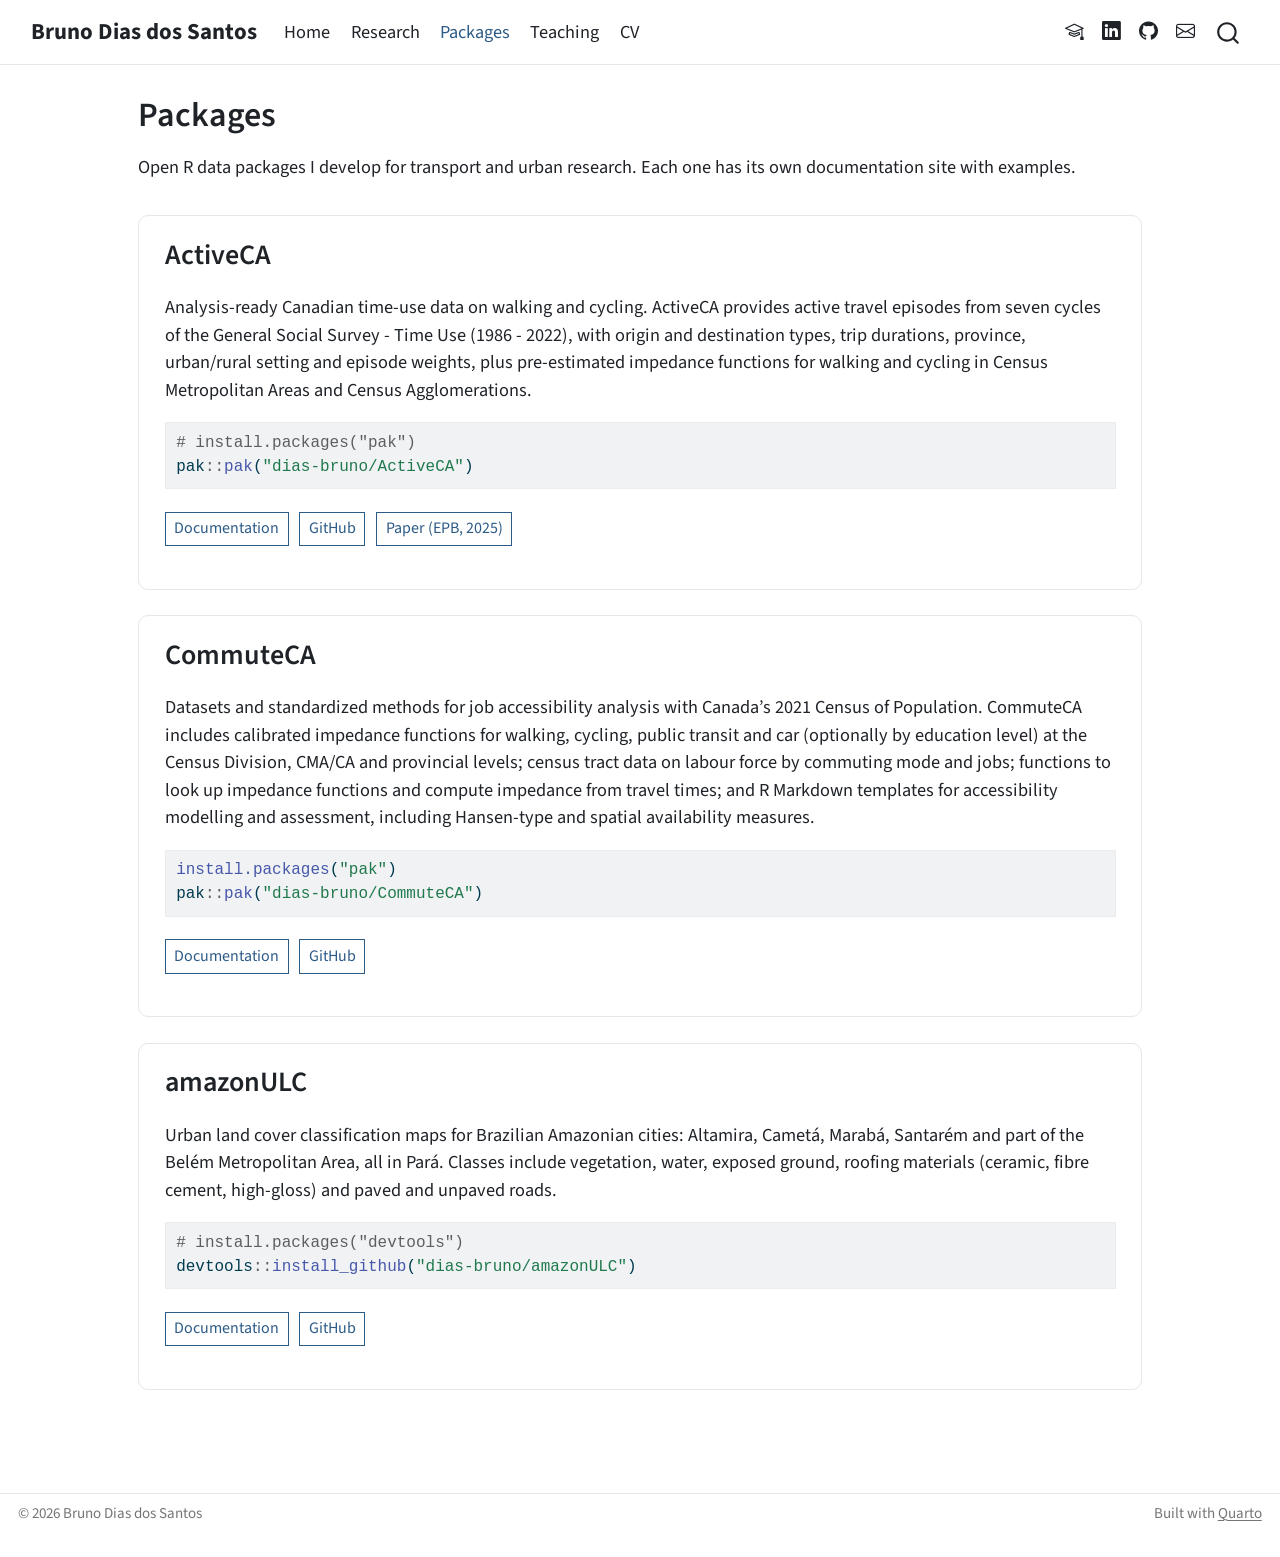
<file: packages.html>
<!DOCTYPE html>
<html xmlns="http://www.w3.org/1999/xhtml" lang="en" xml:lang="en"><head>

<meta charset="utf-8">
<meta name="generator" content="quarto-1.10.19">

<meta name="viewport" content="width=device-width, initial-scale=1.0, user-scalable=yes">


<title>Packages – Bruno Dias dos Santos</title>
<style>
/* Default styles provided by pandoc.
** See https://pandoc.org/MANUAL.html#variables-for-html for config info.
*/
span.smallcaps{font-variant: small-caps;}
div.columns{display: flex; gap: 1.5em;}
div.column{flex: auto;}
@media screen {
div.columns{gap: min(4vw, 1.5em);}
div.column{overflow-x: auto;}
}
div.hanging-indent{margin-left: 1.5em; text-indent: -1.5em;}
ul.task-list{list-style: none;}
ul.task-list li input[type="checkbox"] {
  width: 0.8em;
  margin: 0 0.8em 0.2em -1em; /* quarto-specific, see https://github.com/quarto-dev/quarto-cli/issues/4556 */ 
  vertical-align: middle;
}
/* CSS for syntax highlighting */
html { -webkit-text-size-adjust: 100%; }
pre > code.sourceCode { white-space: pre; position: relative; }
pre > code.sourceCode > span { display: inline-block; line-height: 1.25; }
pre > code.sourceCode > span:empty { height: 1.2em; }
.sourceCode { overflow: visible; }
code.sourceCode > span { color: inherit; text-decoration: inherit; }
div.sourceCode { margin: 1em 0; }
pre.sourceCode { margin: 0; }
@media screen {
div.sourceCode { overflow: auto; }
}
@media print {
pre > code.sourceCode { white-space: pre-wrap; }
pre > code.sourceCode > span { text-indent: -5em; padding-left: 5em; }
}
pre.numberSource code
  { counter-reset: source-line 0; }
pre.numberSource code > span
  { position: relative; left: -4em; counter-increment: source-line; }
pre.numberSource code > span > a:first-child::before
  { content: counter(source-line);
    position: relative; left: -1em; text-align: right; vertical-align: baseline;
    border: none; display: inline-block;
    -webkit-touch-callout: none; -webkit-user-select: none;
    -khtml-user-select: none; -moz-user-select: none;
    -ms-user-select: none; user-select: none;
    padding: 0 4px; width: 4em;
  }
pre.numberSource { margin-left: 3em;  padding-left: 4px; }
div.sourceCode
  {   }
@media screen {
pre > code.sourceCode > span > a:first-child::before { text-decoration: underline; }
}
</style>


<script src="site_libs/quarto-nav/quarto-nav.js"></script>
<script src="site_libs/quarto-nav/headroom.min.js"></script>
<script src="site_libs/clipboard/clipboard.min.js"></script>
<script src="site_libs/quarto-search/autocomplete.umd.js"></script>
<script src="site_libs/quarto-search/fuse.min.js"></script>
<script src="site_libs/quarto-search/quarto-search.js"></script>
<meta name="quarto:offset" content="./">
<link href="./images/avatar.svg" rel="icon" type="image/svg+xml">
<script src="site_libs/quarto-html/quarto.js" type="module"></script>
<script src="site_libs/quarto-html/tabsets/tabsets.js" type="module"></script>
<script src="site_libs/quarto-html/popper.min.js"></script>
<script src="site_libs/quarto-html/tippy.umd.min.js"></script>
<script src="site_libs/quarto-html/anchor.min.js"></script>
<link href="site_libs/quarto-html/tippy.css" rel="stylesheet">
<link href="site_libs/quarto-html/quarto-syntax-highlighting-bf27225e3a48a9273f3daa8f8e829971.css" rel="stylesheet" id="quarto-text-highlighting-styles">
<script src="site_libs/bootstrap/bootstrap.min.js"></script>
<link href="site_libs/bootstrap/bootstrap-icons.css" rel="stylesheet">
<link href="site_libs/bootstrap/bootstrap-0d909222a76852a6262081ca5f087962.min.css" rel="stylesheet" append-hash="true" id="quarto-bootstrap" data-mode="light">
<script id="quarto-search-options" type="application/json">{
  "location": "navbar",
  "copy-button": false,
  "collapse-after": 3,
  "panel-placement": "end",
  "type": "overlay",
  "limit": 50,
  "keyboard-shortcut": [
    "f",
    "/",
    "s"
  ],
  "show-item-context": false,
  "language": {
    "search-no-results-text": "No results",
    "search-matching-documents-text": "matching documents",
    "search-copy-link-title": "Copy link to search",
    "search-hide-matches-text": "Hide additional matches",
    "search-more-match-text": "more match in this document",
    "search-more-matches-text": "more matches in this document",
    "search-clear-button-title": "Clear",
    "search-text-placeholder": "",
    "search-detached-cancel-button-title": "Cancel",
    "search-submit-button-title": "Submit",
    "search-label": "Search"
  }
}</script>
<style>html{ scroll-behavior: smooth; }</style>


<meta property="og:title" content="Packages – Bruno Dias dos Santos">
<meta property="og:description" content="PhD Candidate in Geography at McMaster University. Active travel, accessibility, transport equity and spatial data science.">
<meta property="og:site_name" content="Bruno Dias dos Santos">
</head>

<body class="nav-fixed fullcontent quarto-light">

<div id="quarto-search-results"></div>
  <header id="quarto-header" class="headroom fixed-top">
    <nav class="navbar navbar-expand-lg " data-bs-theme="dark">
      <div class="navbar-container container-fluid">
      <div class="navbar-brand-container mx-auto">
    <a class="navbar-brand" href="./index.html">
    <span class="navbar-title">Bruno Dias dos Santos</span>
    </a>
  </div>
            <div id="quarto-search" class="" title="Search"></div>
          <button class="navbar-toggler" type="button" data-bs-toggle="collapse" data-bs-target="#navbarCollapse" aria-controls="navbarCollapse" role="menu" aria-expanded="false" aria-label="Toggle navigation" onclick="if (window.quartoToggleHeadroom) { window.quartoToggleHeadroom(); }">
  <span class="navbar-toggler-icon"></span>
</button>
          <div class="collapse navbar-collapse" id="navbarCollapse">
            <ul class="navbar-nav navbar-nav-scroll me-auto">
  <li class="nav-item">
    <a class="nav-link" href="./index.html"> 
<span class="menu-text">Home</span></a>
  </li>  
  <li class="nav-item">
    <a class="nav-link" href="./research.html"> 
<span class="menu-text">Research</span></a>
  </li>  
  <li class="nav-item">
    <a class="nav-link active" href="./packages.html" aria-current="page"> 
<span class="menu-text">Packages</span></a>
  </li>  
  <li class="nav-item">
    <a class="nav-link" href="./teaching.html"> 
<span class="menu-text">Teaching</span></a>
  </li>  
  <li class="nav-item">
    <a class="nav-link" href="./cv.html"> 
<span class="menu-text">CV</span></a>
  </li>  
</ul>
            <ul class="navbar-nav navbar-nav-scroll ms-auto">
  <li class="nav-item compact">
    <a class="nav-link" href="https://scholar.google.com/citations?user=Nzxp26IAAAAJ"> <i class="bi bi-mortarboard" role="img" aria-label="Google Scholar">
</i> 
<span class="menu-text"></span></a>
  </li>  
  <li class="nav-item compact">
    <a class="nav-link" href="https://www.linkedin.com/in/bruno-dos-santos-620b387a/"> <i class="bi bi-linkedin" role="img" aria-label="LinkedIn">
</i> 
<span class="menu-text"></span></a>
  </li>  
  <li class="nav-item compact">
    <a class="nav-link" href="https://github.com/dias-bruno"> <i class="bi bi-github" role="img" aria-label="GitHub">
</i> 
<span class="menu-text"></span></a>
  </li>  
  <li class="nav-item compact">
    <a class="nav-link" href="mailto:dossanb@mcmaster.ca"> <i class="bi bi-envelope" role="img" aria-label="Email">
</i> 
<span class="menu-text"></span></a>
  </li>  
</ul>
          </div> <!-- /navcollapse -->
            <div class="quarto-navbar-tools">
</div>
      </div> <!-- /container-fluid -->
    </nav>
</header>
<!-- content -->
<div id="quarto-content" class="quarto-container page-columns page-rows-contents page-layout-article page-navbar">
<!-- sidebar -->
<!-- margin-sidebar -->
    
<!-- main -->
<main class="content" id="quarto-document-content">

<header id="title-block-header" class="quarto-title-block default">
<div class="quarto-title">
<h1 class="title">Packages</h1>
</div>



<div class="quarto-title-meta">

    
  
    
  </div>
  


</header>


<p>Open R data packages I develop for transport and urban research. Each one has its own documentation site with examples.</p>
<section id="activeca" class="level2 pkg">
<h2 class="anchored" data-anchor-id="activeca">ActiveCA</h2>
<p>Analysis-ready Canadian time-use data on walking and cycling. ActiveCA provides active travel episodes from seven cycles of the General Social Survey - Time Use (1986 - 2022), with origin and destination types, trip durations, province, urban/rural setting and episode weights, plus pre-estimated impedance functions for walking and cycling in Census Metropolitan Areas and Census Agglomerations.</p>
<div class="code-copy-outer-scaffold"><div class="sourceCode" id="cb1"><pre class="sourceCode r code-with-copy"><code class="sourceCode r"><span id="cb1-1"><a href="#cb1-1" aria-hidden="true" tabindex="-1"></a><span class="co"># install.packages("pak")</span></span>
<span id="cb1-2"><a href="#cb1-2" aria-hidden="true" tabindex="-1"></a>pak<span class="sc">::</span><span class="fu">pak</span>(<span class="st">"dias-bruno/ActiveCA"</span>)</span></code></pre></div><button title="Copy to Clipboard" class="code-copy-button"><i class="bi"></i></button></div>
<p><a href="https://dias-bruno.github.io/ActiveCA/" class="btn btn-outline-primary btn-sm">Documentation</a> <a href="https://github.com/dias-bruno/ActiveCA" class="btn btn-outline-primary btn-sm">GitHub</a> <a href="https://doi.org/10.1177/23998083251374724" class="btn btn-outline-primary btn-sm">Paper (EPB, 2025)</a></p>
</section>
<section id="commuteca" class="level2 pkg">
<h2 class="anchored" data-anchor-id="commuteca">CommuteCA</h2>
<p>Datasets and standardized methods for job accessibility analysis with Canada’s 2021 Census of Population. CommuteCA includes calibrated impedance functions for walking, cycling, public transit and car (optionally by education level) at the Census Division, CMA/CA and provincial levels; census tract data on labour force by commuting mode and jobs; functions to look up impedance functions and compute impedance from travel times; and R Markdown templates for accessibility modelling and assessment, including Hansen-type and spatial availability measures.</p>
<div class="code-copy-outer-scaffold"><div class="sourceCode" id="cb2"><pre class="sourceCode r code-with-copy"><code class="sourceCode r"><span id="cb2-1"><a href="#cb2-1" aria-hidden="true" tabindex="-1"></a><span class="fu">install.packages</span>(<span class="st">"pak"</span>)</span>
<span id="cb2-2"><a href="#cb2-2" aria-hidden="true" tabindex="-1"></a>pak<span class="sc">::</span><span class="fu">pak</span>(<span class="st">"dias-bruno/CommuteCA"</span>)</span></code></pre></div><button title="Copy to Clipboard" class="code-copy-button"><i class="bi"></i></button></div>
<p><a href="https://dias-bruno.github.io/CommuteCA/" class="btn btn-outline-primary btn-sm">Documentation</a> <a href="https://github.com/dias-bruno/CommuteCA/" class="btn btn-outline-primary btn-sm">GitHub</a></p>
</section>
<section id="amazonulc" class="level2 pkg">
<h2 class="anchored" data-anchor-id="amazonulc">amazonULC</h2>
<p>Urban land cover classification maps for Brazilian Amazonian cities: Altamira, Cametá, Marabá, Santarém and part of the Belém Metropolitan Area, all in Pará. Classes include vegetation, water, exposed ground, roofing materials (ceramic, fibre cement, high-gloss) and paved and unpaved roads.</p>
<div class="code-copy-outer-scaffold"><div class="sourceCode" id="cb3"><pre class="sourceCode r code-with-copy"><code class="sourceCode r"><span id="cb3-1"><a href="#cb3-1" aria-hidden="true" tabindex="-1"></a><span class="co"># install.packages("devtools")</span></span>
<span id="cb3-2"><a href="#cb3-2" aria-hidden="true" tabindex="-1"></a>devtools<span class="sc">::</span><span class="fu">install_github</span>(<span class="st">"dias-bruno/amazonULC"</span>)</span></code></pre></div><button title="Copy to Clipboard" class="code-copy-button"><i class="bi"></i></button></div>
<p><a href="https://dias-bruno.github.io/amazonULC/" class="btn btn-outline-primary btn-sm">Documentation</a> <a href="https://github.com/dias-bruno/amazonULC/" class="btn btn-outline-primary btn-sm">GitHub</a></p>
</section>



</main> <!-- /main -->
<script id="quarto-html-after-body" type="application/javascript">
  window.document.addEventListener("DOMContentLoaded", function (event) {
    const icon = "";
    const anchorJS = new window.AnchorJS();
    anchorJS.options = {
      placement: 'right',
      icon: icon
    };
    anchorJS.add('.anchored');
    const isCodeAnnotation = (el) => {
      for (const clz of el.classList) {
        if (clz.startsWith('code-annotation-')) {                     
          return true;
        }
      }
      return false;
    }
    const onCopySuccess = function(e) {
      // button target
      const button = e.trigger;
      // don't keep focus
      button.blur();
      // flash "checked"
      button.classList.add('code-copy-button-checked');
      var currentTitle = button.getAttribute("title");
      button.setAttribute("title", "Copied!");
      let tooltip;
      if (window.bootstrap) {
        button.setAttribute("data-bs-toggle", "tooltip");
        button.setAttribute("data-bs-placement", "left");
        button.setAttribute("data-bs-title", "Copied!");
        tooltip = new bootstrap.Tooltip(button, 
          { trigger: "manual", 
            customClass: "code-copy-button-tooltip",
            offset: [0, -8]});
        tooltip.show();    
      }
      setTimeout(function() {
        if (tooltip) {
          tooltip.hide();
          button.removeAttribute("data-bs-title");
          button.removeAttribute("data-bs-toggle");
          button.removeAttribute("data-bs-placement");
        }
        button.setAttribute("title", currentTitle);
        button.classList.remove('code-copy-button-checked');
      }, 1000);
      // clear code selection
      e.clearSelection();
    }
    const getTextToCopy = function(trigger) {
      const outerScaffold = trigger.parentElement.cloneNode(true);
      const codeEl = outerScaffold.querySelector('code');
      for (const childEl of codeEl.children) {
        if (isCodeAnnotation(childEl)) {
          childEl.remove();
        }
      }
      return codeEl.innerText;
    }
    const clipboard = new window.ClipboardJS('.code-copy-button:not([data-in-quarto-modal])', {
      text: getTextToCopy
    });
    clipboard.on('success', onCopySuccess);
    if (window.document.getElementById('quarto-embedded-source-code-modal')) {
      const clipboardModal = new window.ClipboardJS('.code-copy-button[data-in-quarto-modal]', {
        text: getTextToCopy,
        container: window.document.getElementById('quarto-embedded-source-code-modal')
      });
      clipboardModal.on('success', onCopySuccess);
    }
      var localhostRegex = new RegExp(/^(?:http|https):\/\/localhost\:?[0-9]*\//);
      var mailtoRegex = new RegExp(/^mailto:/);
        var filterRegex = new RegExp("https:\/\/dias-bruno\.github\.io");
      var isInternal = (href) => {
          return filterRegex.test(href) || localhostRegex.test(href) || mailtoRegex.test(href);
      }
      // Inspect non-navigation links and adorn them if external
     var links = window.document.querySelectorAll('a[href]:not(.nav-link):not(.navbar-brand):not(.toc-action):not(.sidebar-link):not(.sidebar-item-toggle):not(.pagination-link):not(.no-external):not([aria-hidden]):not(.dropdown-item):not(.quarto-navigation-tool):not(.about-link)');
      for (var i=0; i<links.length; i++) {
        const link = links[i];
        if (!isInternal(link.href)) {
          // undo the damage that might have been done by quarto-nav.js in the case of
          // links that we want to consider external
          if (link.dataset.originalHref !== undefined) {
            link.href = link.dataset.originalHref;
          }
            // target, if specified
            link.setAttribute("target", "_blank");
            if (link.getAttribute("rel") === null) {
              link.setAttribute("rel", "noopener");
            }
        }
      }
    function tippyHover(el, contentFn, onTriggerFn, onUntriggerFn) {
      const config = {
        allowHTML: true,
        maxWidth: 500,
        delay: 100,
        arrow: false,
        appendTo: function(el) {
            return el.parentElement;
        },
        interactive: true,
        interactiveBorder: 10,
        theme: 'quarto',
        placement: 'bottom-start',
      };
      if (contentFn) {
        config.content = contentFn;
      }
      if (onTriggerFn) {
        config.onTrigger = onTriggerFn;
      }
      if (onUntriggerFn) {
        config.onUntrigger = onUntriggerFn;
      }
      window.tippy(el, config); 
    }
    const noterefs = window.document.querySelectorAll('a[role="doc-noteref"]');
    for (var i=0; i<noterefs.length; i++) {
      const ref = noterefs[i];
      tippyHover(ref, function() {
        // use id or data attribute instead here
        let href = ref.getAttribute('data-footnote-href') || ref.getAttribute('href');
        try { href = new URL(href).hash; } catch {}
        const id = href.replace(/^#\/?/, "");
        const note = window.document.getElementById(id);
        if (note) {
          return note.innerHTML;
        } else {
          return "";
        }
      });
    }
    const xrefs = window.document.querySelectorAll('a.quarto-xref');
    const processXRef = (id, note) => {
      // Strip column container classes
      const stripColumnClz = (el) => {
        el.classList.remove("page-full", "page-columns");
        if (el.children) {
          for (const child of el.children) {
            stripColumnClz(child);
          }
        }
      }
      stripColumnClz(note)
      if (id === null || id.startsWith('sec-')) {
        // Special case sections, only their first couple elements
        const container = document.createElement("div");
        if (note.children && note.children.length > 2) {
          container.appendChild(note.children[0].cloneNode(true));
          for (let i = 1; i < note.children.length; i++) {
            const child = note.children[i];
            if (child.tagName === "P" && child.innerText === "") {
              continue;
            } else {
              container.appendChild(child.cloneNode(true));
              break;
            }
          }
          if (window.Quarto?.typesetMath) {
            window.Quarto.typesetMath(container);
          }
          return container.innerHTML
        } else {
          if (window.Quarto?.typesetMath) {
            window.Quarto.typesetMath(note);
          }
          return note.innerHTML;
        }
      } else {
        // Remove any anchor links if they are present
        const anchorLink = note.querySelector('a.anchorjs-link');
        if (anchorLink) {
          anchorLink.remove();
        }
        if (window.Quarto?.typesetMath) {
          window.Quarto.typesetMath(note);
        }
        if (note.classList.contains("callout")) {
          return note.outerHTML;
        } else {
          return note.innerHTML;
        }
      }
    }
    for (var i=0; i<xrefs.length; i++) {
      const xref = xrefs[i];
      tippyHover(xref, undefined, function(instance) {
        instance.disable();
        let url = xref.getAttribute('href');
        let hash = undefined; 
        if (url.startsWith('#')) {
          hash = url;
        } else {
          try { hash = new URL(url).hash; } catch {}
        }
        if (hash) {
          const id = hash.replace(/^#\/?/, "");
          const note = window.document.getElementById(id);
          if (note !== null) {
            try {
              const html = processXRef(id, note.cloneNode(true));
              instance.setContent(html);
            } finally {
              instance.enable();
              instance.show();
            }
          } else {
            // See if we can fetch this
            fetch(url.split('#')[0])
            .then(res => res.text())
            .then(html => {
              const parser = new DOMParser();
              const htmlDoc = parser.parseFromString(html, "text/html");
              const note = htmlDoc.getElementById(id);
              if (note !== null) {
                const html = processXRef(id, note);
                instance.setContent(html);
              } 
            }).finally(() => {
              instance.enable();
              instance.show();
            });
          }
        } else {
          // See if we can fetch a full url (with no hash to target)
          // This is a special case and we should probably do some content thinning / targeting
          fetch(url)
          .then(res => res.text())
          .then(html => {
            const parser = new DOMParser();
            const htmlDoc = parser.parseFromString(html, "text/html");
            const note = htmlDoc.querySelector('main.content');
            if (note !== null) {
              // This should only happen for chapter cross references
              // (since there is no id in the URL)
              // remove the first header
              if (note.children.length > 0 && note.children[0].tagName === "HEADER") {
                note.children[0].remove();
              }
              const html = processXRef(null, note);
              instance.setContent(html);
            } 
          }).finally(() => {
            instance.enable();
            instance.show();
          });
        }
      }, function(instance) {
      });
    }
        let selectedAnnoteEl;
        const selectorForAnnotation = ( cell, annotation) => {
          let cellAttr = 'data-code-cell="' + cell + '"';
          let lineAttr = 'data-code-annotation="' +  annotation + '"';
          const selector = 'span[' + cellAttr + '][' + lineAttr + ']';
          return selector;
        }
        const selectCodeLines = (annoteEl) => {
          const doc = window.document;
          const targetCell = annoteEl.getAttribute("data-target-cell");
          const targetAnnotation = annoteEl.getAttribute("data-target-annotation");
          const annoteSpan = window.document.querySelector(selectorForAnnotation(targetCell, targetAnnotation));
          const lines = annoteSpan.getAttribute("data-code-lines").split(",");
          const lineIds = lines.map((line) => {
            return targetCell + "-" + line;
          })
          let top = null;
          let height = null;
          let parent = null;
          if (lineIds.length > 0) {
              //compute the position of the single el (top and bottom and make a div)
              const el = window.document.getElementById(lineIds[0]);
              top = el.offsetTop;
              height = el.offsetHeight;
              parent = el.parentElement.parentElement;
            if (lineIds.length > 1) {
              const lastEl = window.document.getElementById(lineIds[lineIds.length - 1]);
              const bottom = lastEl.offsetTop + lastEl.offsetHeight;
              height = bottom - top;
            }
            if (top !== null && height !== null && parent !== null) {
              // cook up a div (if necessary) and position it 
              let div = window.document.getElementById("code-annotation-line-highlight");
              if (div === null) {
                div = window.document.createElement("div");
                div.setAttribute("id", "code-annotation-line-highlight");
                div.style.position = 'absolute';
                parent.appendChild(div);
              }
              div.style.top = top - 2 + "px";
              div.style.height = height + 4 + "px";
              div.style.left = 0;
              let gutterDiv = window.document.getElementById("code-annotation-line-highlight-gutter");
              if (gutterDiv === null) {
                gutterDiv = window.document.createElement("div");
                gutterDiv.setAttribute("id", "code-annotation-line-highlight-gutter");
                gutterDiv.style.position = 'absolute';
                const codeCell = window.document.getElementById(targetCell);
                const gutter = codeCell.querySelector('.code-annotation-gutter');
                gutter.appendChild(gutterDiv);
              }
              gutterDiv.style.top = top - 2 + "px";
              gutterDiv.style.height = height + 4 + "px";
            }
            selectedAnnoteEl = annoteEl;
          }
        };
        const unselectCodeLines = () => {
          const elementsIds = ["code-annotation-line-highlight", "code-annotation-line-highlight-gutter"];
          elementsIds.forEach((elId) => {
            const div = window.document.getElementById(elId);
            if (div) {
              div.remove();
            }
          });
          selectedAnnoteEl = undefined;
        };
          // Handle positioning of the toggle
      window.addEventListener(
        "resize",
        throttle(() => {
          elRect = undefined;
          if (selectedAnnoteEl) {
            selectCodeLines(selectedAnnoteEl);
          }
        }, 10)
      );
      function throttle(fn, ms) {
      let throttle = false;
      let timer;
        return (...args) => {
          if(!throttle) { // first call gets through
              fn.apply(this, args);
              throttle = true;
          } else { // all the others get throttled
              if(timer) clearTimeout(timer); // cancel #2
              timer = setTimeout(() => {
                fn.apply(this, args);
                timer = throttle = false;
              }, ms);
          }
        };
      }
        // Attach click handler to the DT
        const annoteDls = window.document.querySelectorAll('dt[data-target-cell]');
        for (const annoteDlNode of annoteDls) {
          annoteDlNode.addEventListener('click', (event) => {
            const clickedEl = event.target;
            if (clickedEl !== selectedAnnoteEl) {
              unselectCodeLines();
              const activeEl = window.document.querySelector('dt[data-target-cell].code-annotation-active');
              if (activeEl) {
                activeEl.classList.remove('code-annotation-active');
              }
              selectCodeLines(clickedEl);
              clickedEl.classList.add('code-annotation-active');
            } else {
              // Unselect the line
              unselectCodeLines();
              clickedEl.classList.remove('code-annotation-active');
            }
          });
        }
    const findCites = (el) => {
      const parentEl = el.parentElement;
      if (parentEl) {
        const cites = parentEl.dataset.cites;
        if (cites) {
          return {
            el,
            cites: cites.split(' ')
          };
        } else {
          return findCites(el.parentElement)
        }
      } else {
        return undefined;
      }
    };
    var bibliorefs = window.document.querySelectorAll('a[role="doc-biblioref"]');
    for (var i=0; i<bibliorefs.length; i++) {
      const ref = bibliorefs[i];
      const citeInfo = findCites(ref);
      if (citeInfo) {
        tippyHover(citeInfo.el, function() {
          var popup = window.document.createElement('div');
          citeInfo.cites.forEach(function(cite) {
            var citeDiv = window.document.createElement('div');
            citeDiv.classList.add('hanging-indent');
            citeDiv.classList.add('csl-entry');
            var biblioDiv = window.document.getElementById('ref-' + cite);
            if (biblioDiv) {
              citeDiv.innerHTML = biblioDiv.innerHTML;
            }
            popup.appendChild(citeDiv);
          });
          return popup.innerHTML;
        });
      }
    }
  });
  </script>
</div> <!-- /content -->
<footer class="footer">
  <div class="nav-footer">
    <div class="nav-footer-left">
<p>© 2026 Bruno Dias dos Santos</p>
</div>   
    <div class="nav-footer-center">
      &nbsp;
    </div>
    <div class="nav-footer-right">
<p>Built with <a href="https://quarto.org/">Quarto</a></p>
</div>
  </div>
</footer>




<script src="site_libs/quarto-html/zenscroll-min.js"></script>
</body></html>
</file>
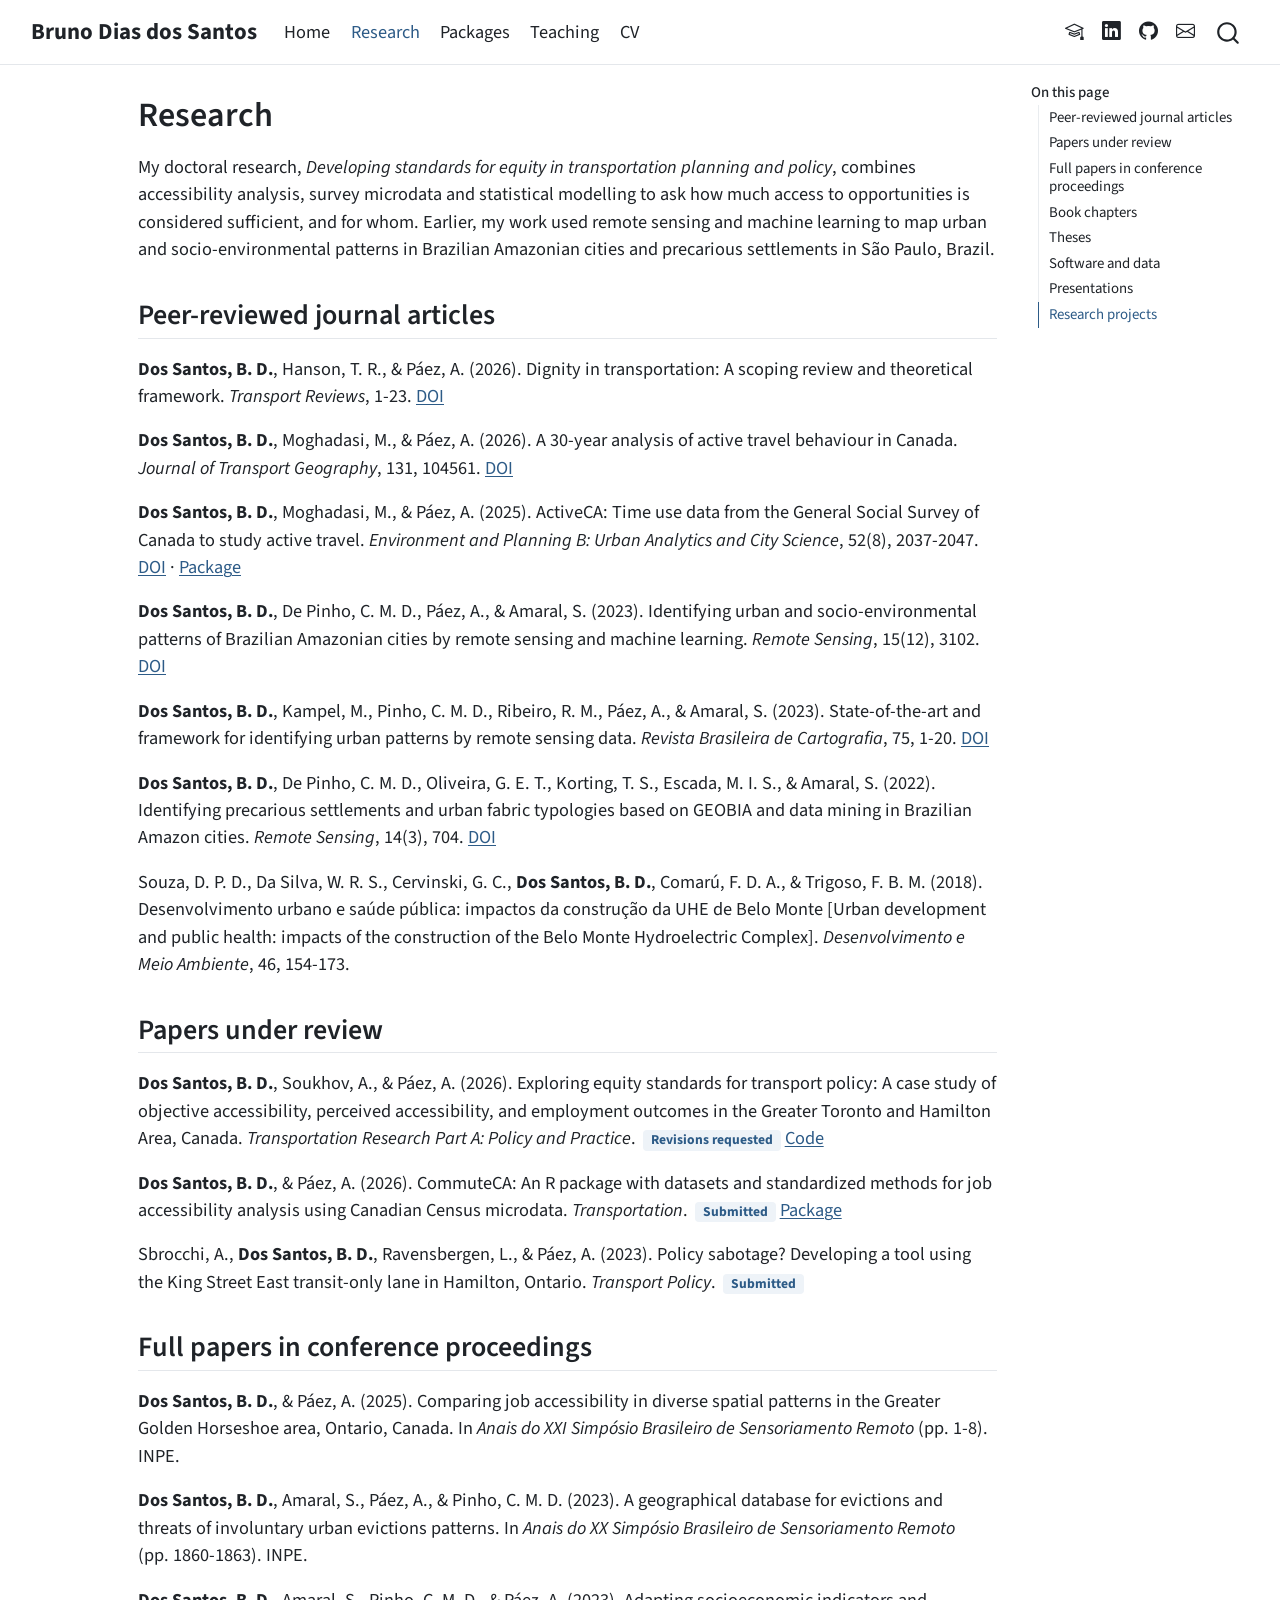
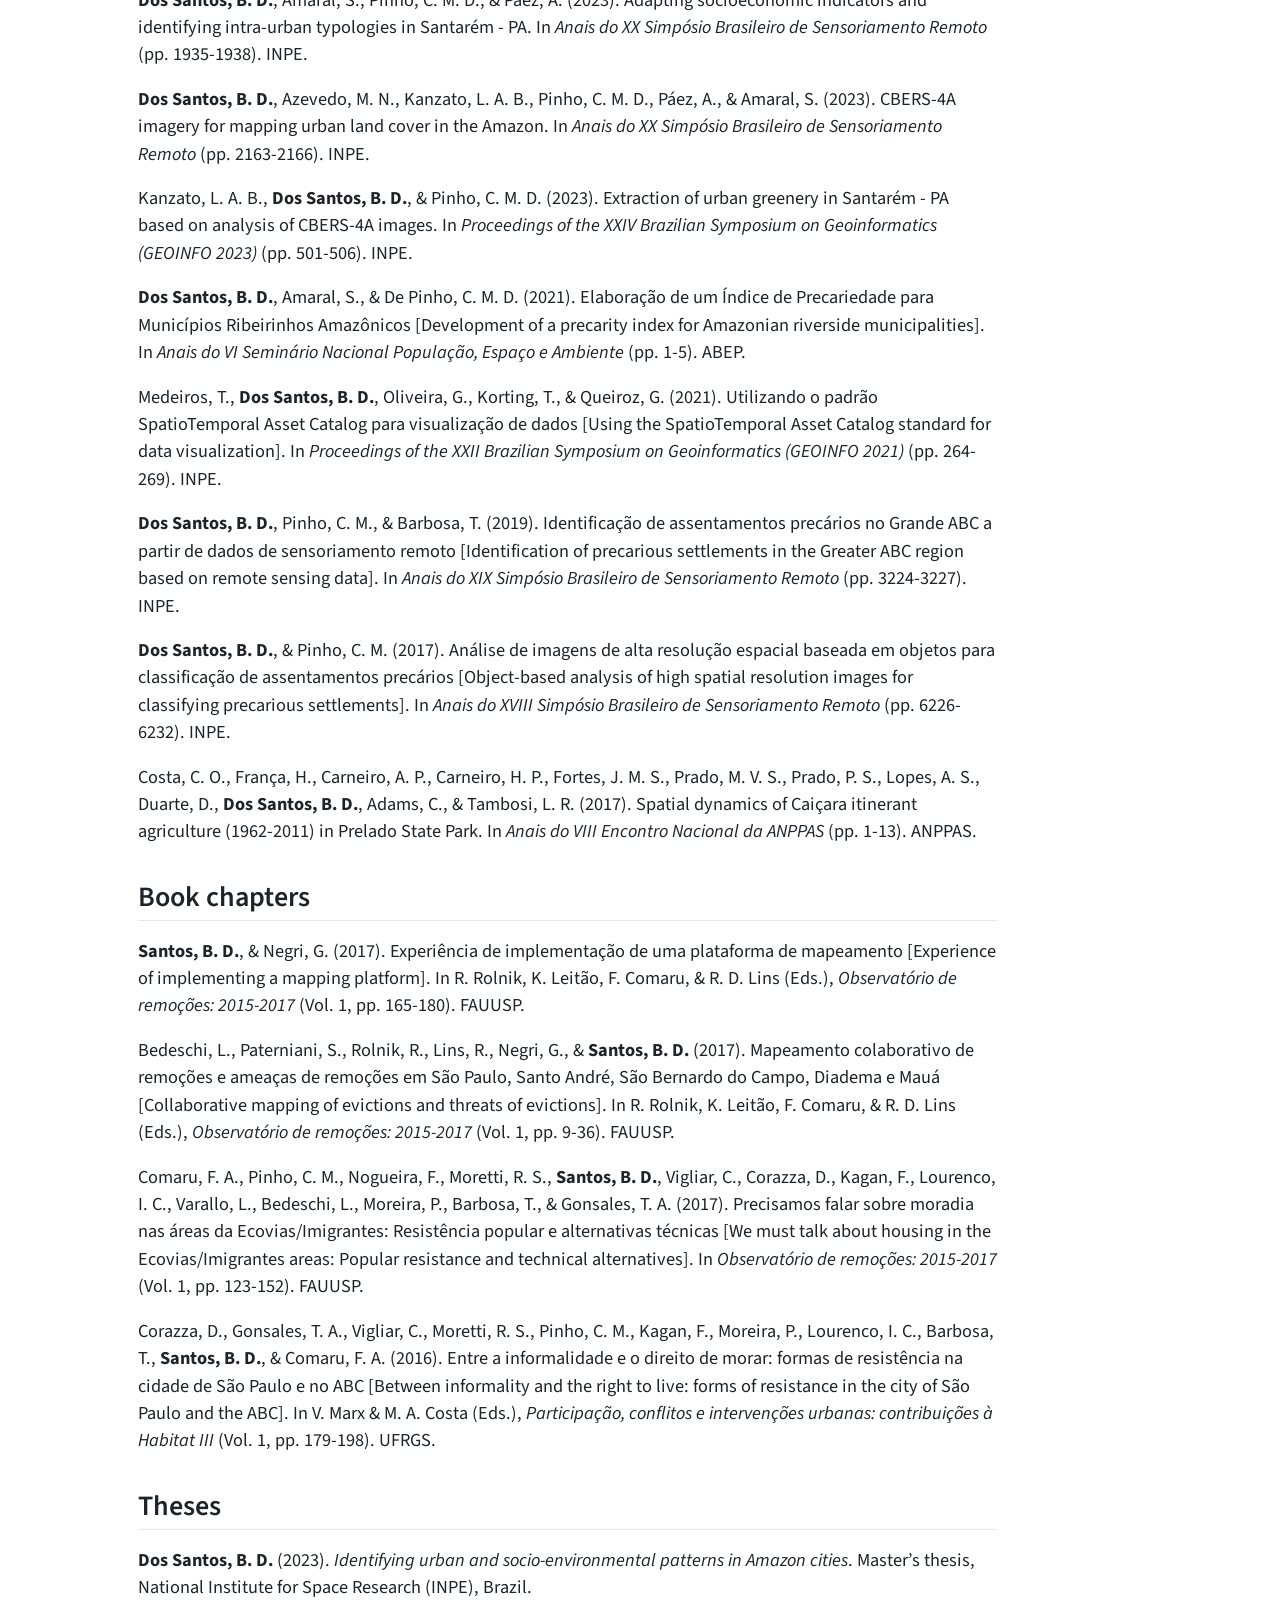
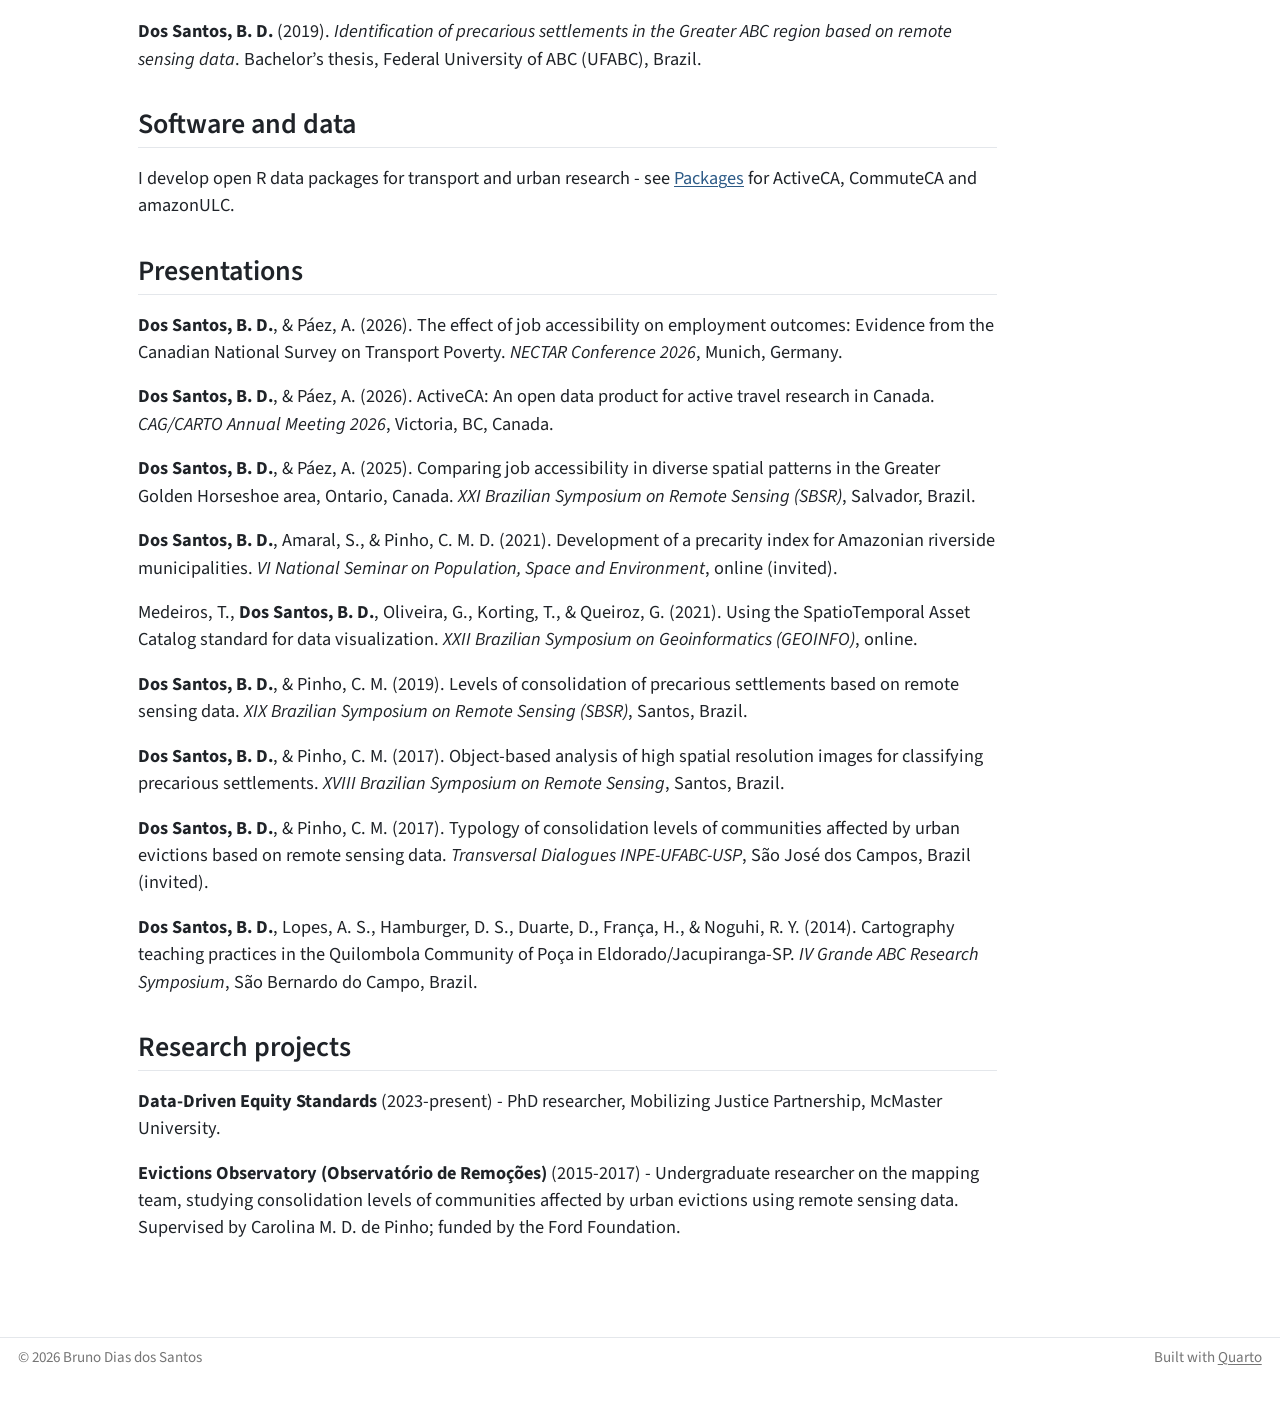
<file: research.html>
<!DOCTYPE html>
<html xmlns="http://www.w3.org/1999/xhtml" lang="en" xml:lang="en"><head>

<meta charset="utf-8">
<meta name="generator" content="quarto-1.10.19">

<meta name="viewport" content="width=device-width, initial-scale=1.0, user-scalable=yes">


<title>Research – Bruno Dias dos Santos</title>
<style>
/* Default styles provided by pandoc.
** See https://pandoc.org/MANUAL.html#variables-for-html for config info.
*/
span.smallcaps{font-variant: small-caps;}
div.columns{display: flex; gap: 1.5em;}
div.column{flex: auto;}
@media screen {
div.columns{gap: min(4vw, 1.5em);}
div.column{overflow-x: auto;}
}
div.hanging-indent{margin-left: 1.5em; text-indent: -1.5em;}
ul.task-list{list-style: none;}
ul.task-list li input[type="checkbox"] {
  width: 0.8em;
  margin: 0 0.8em 0.2em -1em; /* quarto-specific, see https://github.com/quarto-dev/quarto-cli/issues/4556 */ 
  vertical-align: middle;
}
</style>


<script src="site_libs/quarto-nav/quarto-nav.js"></script>
<script src="site_libs/quarto-nav/headroom.min.js"></script>
<script src="site_libs/clipboard/clipboard.min.js"></script>
<script src="site_libs/quarto-search/autocomplete.umd.js"></script>
<script src="site_libs/quarto-search/fuse.min.js"></script>
<script src="site_libs/quarto-search/quarto-search.js"></script>
<meta name="quarto:offset" content="./">
<link href="./images/avatar.svg" rel="icon" type="image/svg+xml">
<script src="site_libs/quarto-html/quarto.js" type="module"></script>
<script src="site_libs/quarto-html/tabsets/tabsets.js" type="module"></script>
<script src="site_libs/quarto-html/popper.min.js"></script>
<script src="site_libs/quarto-html/tippy.umd.min.js"></script>
<script src="site_libs/quarto-html/anchor.min.js"></script>
<link href="site_libs/quarto-html/tippy.css" rel="stylesheet">
<link href="site_libs/quarto-html/quarto-syntax-highlighting-bf27225e3a48a9273f3daa8f8e829971.css" rel="stylesheet" id="quarto-text-highlighting-styles">
<script src="site_libs/bootstrap/bootstrap.min.js"></script>
<link href="site_libs/bootstrap/bootstrap-icons.css" rel="stylesheet">
<link href="site_libs/bootstrap/bootstrap-0d909222a76852a6262081ca5f087962.min.css" rel="stylesheet" append-hash="true" id="quarto-bootstrap" data-mode="light">
<script id="quarto-search-options" type="application/json">{
  "location": "navbar",
  "copy-button": false,
  "collapse-after": 3,
  "panel-placement": "end",
  "type": "overlay",
  "limit": 50,
  "keyboard-shortcut": [
    "f",
    "/",
    "s"
  ],
  "show-item-context": false,
  "language": {
    "search-no-results-text": "No results",
    "search-matching-documents-text": "matching documents",
    "search-copy-link-title": "Copy link to search",
    "search-hide-matches-text": "Hide additional matches",
    "search-more-match-text": "more match in this document",
    "search-more-matches-text": "more matches in this document",
    "search-clear-button-title": "Clear",
    "search-text-placeholder": "",
    "search-detached-cancel-button-title": "Cancel",
    "search-submit-button-title": "Submit",
    "search-label": "Search"
  }
}</script>
<style>html{ scroll-behavior: smooth; }</style>


<meta property="og:title" content="Research – Bruno Dias dos Santos">
<meta property="og:description" content="PhD Candidate in Geography at McMaster University. Active travel, accessibility, transport equity and spatial data science.">
<meta property="og:site_name" content="Bruno Dias dos Santos">
</head>

<body class="nav-fixed quarto-light">

<div id="quarto-search-results"></div>
  <header id="quarto-header" class="headroom fixed-top">
    <nav class="navbar navbar-expand-lg " data-bs-theme="dark">
      <div class="navbar-container container-fluid">
      <div class="navbar-brand-container mx-auto">
    <a class="navbar-brand" href="./index.html">
    <span class="navbar-title">Bruno Dias dos Santos</span>
    </a>
  </div>
            <div id="quarto-search" class="" title="Search"></div>
          <button class="navbar-toggler" type="button" data-bs-toggle="collapse" data-bs-target="#navbarCollapse" aria-controls="navbarCollapse" role="menu" aria-expanded="false" aria-label="Toggle navigation" onclick="if (window.quartoToggleHeadroom) { window.quartoToggleHeadroom(); }">
  <span class="navbar-toggler-icon"></span>
</button>
          <div class="collapse navbar-collapse" id="navbarCollapse">
            <ul class="navbar-nav navbar-nav-scroll me-auto">
  <li class="nav-item">
    <a class="nav-link" href="./index.html"> 
<span class="menu-text">Home</span></a>
  </li>  
  <li class="nav-item">
    <a class="nav-link active" href="./research.html" aria-current="page"> 
<span class="menu-text">Research</span></a>
  </li>  
  <li class="nav-item">
    <a class="nav-link" href="./packages.html"> 
<span class="menu-text">Packages</span></a>
  </li>  
  <li class="nav-item">
    <a class="nav-link" href="./teaching.html"> 
<span class="menu-text">Teaching</span></a>
  </li>  
  <li class="nav-item">
    <a class="nav-link" href="./cv.html"> 
<span class="menu-text">CV</span></a>
  </li>  
</ul>
            <ul class="navbar-nav navbar-nav-scroll ms-auto">
  <li class="nav-item compact">
    <a class="nav-link" href="https://scholar.google.com/citations?user=Nzxp26IAAAAJ"> <i class="bi bi-mortarboard" role="img" aria-label="Google Scholar">
</i> 
<span class="menu-text"></span></a>
  </li>  
  <li class="nav-item compact">
    <a class="nav-link" href="https://www.linkedin.com/in/bruno-dos-santos-620b387a/"> <i class="bi bi-linkedin" role="img" aria-label="LinkedIn">
</i> 
<span class="menu-text"></span></a>
  </li>  
  <li class="nav-item compact">
    <a class="nav-link" href="https://github.com/dias-bruno"> <i class="bi bi-github" role="img" aria-label="GitHub">
</i> 
<span class="menu-text"></span></a>
  </li>  
  <li class="nav-item compact">
    <a class="nav-link" href="mailto:dossanb@mcmaster.ca"> <i class="bi bi-envelope" role="img" aria-label="Email">
</i> 
<span class="menu-text"></span></a>
  </li>  
</ul>
          </div> <!-- /navcollapse -->
            <div class="quarto-navbar-tools">
</div>
      </div> <!-- /container-fluid -->
    </nav>
</header>
<!-- content -->
<div id="quarto-content" class="quarto-container page-columns page-rows-contents page-layout-article page-navbar">
<!-- sidebar -->
<!-- margin-sidebar -->
    <div id="quarto-margin-sidebar" class="sidebar margin-sidebar">
        <nav id="TOC" role="doc-toc" class="toc-active">
    <h2 id="toc-title">On this page</h2>
   
  <ul>
  <li><a href="#peer-reviewed-journal-articles" id="toc-peer-reviewed-journal-articles" class="nav-link active" data-scroll-target="#peer-reviewed-journal-articles">Peer-reviewed journal articles</a></li>
  <li><a href="#papers-under-review" id="toc-papers-under-review" class="nav-link" data-scroll-target="#papers-under-review">Papers under review</a></li>
  <li><a href="#full-papers-in-conference-proceedings" id="toc-full-papers-in-conference-proceedings" class="nav-link" data-scroll-target="#full-papers-in-conference-proceedings">Full papers in conference proceedings</a></li>
  <li><a href="#book-chapters" id="toc-book-chapters" class="nav-link" data-scroll-target="#book-chapters">Book chapters</a></li>
  <li><a href="#theses" id="toc-theses" class="nav-link" data-scroll-target="#theses">Theses</a></li>
  <li><a href="#software-and-data" id="toc-software-and-data" class="nav-link" data-scroll-target="#software-and-data">Software and data</a></li>
  <li><a href="#presentations" id="toc-presentations" class="nav-link" data-scroll-target="#presentations">Presentations</a></li>
  <li><a href="#research-projects" id="toc-research-projects" class="nav-link" data-scroll-target="#research-projects">Research projects</a></li>
  </ul>
</nav>
    </div>
<!-- main -->
<main class="content" id="quarto-document-content">

<header id="title-block-header" class="quarto-title-block default">
<div class="quarto-title">
<h1 class="title">Research</h1>
</div>



<div class="quarto-title-meta">

    
  
    
  </div>
  


</header>


<p>My doctoral research, <em>Developing standards for equity in transportation planning and policy</em>, combines accessibility analysis, survey microdata and statistical modelling to ask how much access to opportunities is considered sufficient, and for whom. Earlier, my work used remote sensing and machine learning to map urban and socio-environmental patterns in Brazilian Amazonian cities and precarious settlements in São Paulo, Brazil.</p>
<section id="peer-reviewed-journal-articles" class="level2">
<h2 class="anchored" data-anchor-id="peer-reviewed-journal-articles">Peer-reviewed journal articles</h2>
<div class="pub">
<p><strong>Dos Santos, B. D.</strong>, Hanson, T. R., &amp; Páez, A. (2026). Dignity in transportation: A scoping review and theoretical framework. <em>Transport Reviews</em>, 1-23. <a href="https://doi.org/10.1080/01441647.2026.2751463">DOI</a></p>
</div>
<div class="pub">
<p><strong>Dos Santos, B. D.</strong>, Moghadasi, M., &amp; Páez, A. (2026). A 30-year analysis of active travel behaviour in Canada. <em>Journal of Transport Geography</em>, 131, 104561. <a href="https://doi.org/10.1016/j.jtrangeo.2026.104561">DOI</a></p>
</div>
<div class="pub">
<p><strong>Dos Santos, B. D.</strong>, Moghadasi, M., &amp; Páez, A. (2025). ActiveCA: Time use data from the General Social Survey of Canada to study active travel. <em>Environment and Planning B: Urban Analytics and City Science</em>, 52(8), 2037-2047. <a href="https://doi.org/10.1177/23998083251374724">DOI</a> · <a href="https://dias-bruno.github.io/ActiveCA/">Package</a></p>
</div>
<div class="pub">
<p><strong>Dos Santos, B. D.</strong>, De Pinho, C. M. D., Páez, A., &amp; Amaral, S. (2023). Identifying urban and socio-environmental patterns of Brazilian Amazonian cities by remote sensing and machine learning. <em>Remote Sensing</em>, 15(12), 3102. <a href="https://doi.org/10.3390/rs15123102">DOI</a></p>
</div>
<div class="pub">
<p><strong>Dos Santos, B. D.</strong>, Kampel, M., Pinho, C. M. D., Ribeiro, R. M., Páez, A., &amp; Amaral, S. (2023). State-of-the-art and framework for identifying urban patterns by remote sensing data. <em>Revista Brasileira de Cartografia</em>, 75, 1-20. <a href="https://doi.org/10.14393/rbcv75n0a-67966">DOI</a></p>
</div>
<div class="pub">
<p><strong>Dos Santos, B. D.</strong>, De Pinho, C. M. D., Oliveira, G. E. T., Korting, T. S., Escada, M. I. S., &amp; Amaral, S. (2022). Identifying precarious settlements and urban fabric typologies based on GEOBIA and data mining in Brazilian Amazon cities. <em>Remote Sensing</em>, 14(3), 704. <a href="https://doi.org/10.3390/rs14030704">DOI</a></p>
</div>
<div class="pub">
<p>Souza, D. P. D., Da Silva, W. R. S., Cervinski, G. C., <strong>Dos Santos, B. D.</strong>, Comarú, F. D. A., &amp; Trigoso, F. B. M. (2018). Desenvolvimento urbano e saúde pública: impactos da construção da UHE de Belo Monte [Urban development and public health: impacts of the construction of the Belo Monte Hydroelectric Complex]. <em>Desenvolvimento e Meio Ambiente</em>, 46, 154-173.</p>
</div>
</section>
<section id="papers-under-review" class="level2">
<h2 class="anchored" data-anchor-id="papers-under-review">Papers under review</h2>
<div class="pub">
<p><strong>Dos Santos, B. D.</strong>, Soukhov, A., &amp; Páez, A. (2026). Exploring equity standards for transport policy: A case study of objective accessibility, perceived accessibility, and employment outcomes in the Greater Toronto and Hamilton Area, Canada. <em>Transportation Research Part A: Policy and Practice</em>. <span class="badge-status">Revisions requested</span> <a href="https://github.com/dias-bruno/NSTP/">Code</a></p>
</div>
<div class="pub">
<p><strong>Dos Santos, B. D.</strong>, &amp; Páez, A. (2026). CommuteCA: An R package with datasets and standardized methods for job accessibility analysis using Canadian Census microdata. <em>Transportation</em>. <span class="badge-status">Submitted</span> <a href="https://dias-bruno.github.io/CommuteCA/">Package</a></p>
</div>
<div class="pub">
<p>Sbrocchi, A., <strong>Dos Santos, B. D.</strong>, Ravensbergen, L., &amp; Páez, A. (2023). Policy sabotage? Developing a tool using the King Street East transit-only lane in Hamilton, Ontario. <em>Transport Policy</em>. <span class="badge-status">Submitted</span></p>
</div>
</section>
<section id="full-papers-in-conference-proceedings" class="level2">
<h2 class="anchored" data-anchor-id="full-papers-in-conference-proceedings">Full papers in conference proceedings</h2>
<div class="pub">
<p><strong>Dos Santos, B. D.</strong>, &amp; Páez, A. (2025). Comparing job accessibility in diverse spatial patterns in the Greater Golden Horseshoe area, Ontario, Canada. In <em>Anais do XXI Simpósio Brasileiro de Sensoriamento Remoto</em> (pp.&nbsp;1-8). INPE.</p>
</div>
<div class="pub">
<p><strong>Dos Santos, B. D.</strong>, Amaral, S., Páez, A., &amp; Pinho, C. M. D. (2023). A geographical database for evictions and threats of involuntary urban evictions patterns. In <em>Anais do XX Simpósio Brasileiro de Sensoriamento Remoto</em> (pp.&nbsp;1860-1863). INPE.</p>
</div>
<div class="pub">
<p><strong>Dos Santos, B. D.</strong>, Amaral, S., Pinho, C. M. D., &amp; Páez, A. (2023). Adapting socioeconomic indicators and identifying intra-urban typologies in Santarém - PA. In <em>Anais do XX Simpósio Brasileiro de Sensoriamento Remoto</em> (pp.&nbsp;1935-1938). INPE.</p>
</div>
<div class="pub">
<p><strong>Dos Santos, B. D.</strong>, Azevedo, M. N., Kanzato, L. A. B., Pinho, C. M. D., Páez, A., &amp; Amaral, S. (2023). CBERS-4A imagery for mapping urban land cover in the Amazon. In <em>Anais do XX Simpósio Brasileiro de Sensoriamento Remoto</em> (pp.&nbsp;2163-2166). INPE.</p>
</div>
<div class="pub">
<p>Kanzato, L. A. B., <strong>Dos Santos, B. D.</strong>, &amp; Pinho, C. M. D. (2023). Extraction of urban greenery in Santarém - PA based on analysis of CBERS-4A images. In <em>Proceedings of the XXIV Brazilian Symposium on Geoinformatics (GEOINFO 2023)</em> (pp.&nbsp;501-506). INPE.</p>
</div>
<div class="pub">
<p><strong>Dos Santos, B. D.</strong>, Amaral, S., &amp; De Pinho, C. M. D. (2021). Elaboração de um Índice de Precariedade para Municípios Ribeirinhos Amazônicos [Development of a precarity index for Amazonian riverside municipalities]. In <em>Anais do VI Seminário Nacional População, Espaço e Ambiente</em> (pp.&nbsp;1-5). ABEP.</p>
</div>
<div class="pub">
<p>Medeiros, T., <strong>Dos Santos, B. D.</strong>, Oliveira, G., Korting, T., &amp; Queiroz, G. (2021). Utilizando o padrão SpatioTemporal Asset Catalog para visualização de dados [Using the SpatioTemporal Asset Catalog standard for data visualization]. In <em>Proceedings of the XXII Brazilian Symposium on Geoinformatics (GEOINFO 2021)</em> (pp.&nbsp;264-269). INPE.</p>
</div>
<div class="pub">
<p><strong>Dos Santos, B. D.</strong>, Pinho, C. M., &amp; Barbosa, T. (2019). Identificação de assentamentos precários no Grande ABC a partir de dados de sensoriamento remoto [Identification of precarious settlements in the Greater ABC region based on remote sensing data]. In <em>Anais do XIX Simpósio Brasileiro de Sensoriamento Remoto</em> (pp.&nbsp;3224-3227). INPE.</p>
</div>
<div class="pub">
<p><strong>Dos Santos, B. D.</strong>, &amp; Pinho, C. M. (2017). Análise de imagens de alta resolução espacial baseada em objetos para classificação de assentamentos precários [Object-based analysis of high spatial resolution images for classifying precarious settlements]. In <em>Anais do XVIII Simpósio Brasileiro de Sensoriamento Remoto</em> (pp.&nbsp;6226-6232). INPE.</p>
</div>
<div class="pub">
<p>Costa, C. O., França, H., Carneiro, A. P., Carneiro, H. P., Fortes, J. M. S., Prado, M. V. S., Prado, P. S., Lopes, A. S., Duarte, D., <strong>Dos Santos, B. D.</strong>, Adams, C., &amp; Tambosi, L. R. (2017). Spatial dynamics of Caiçara itinerant agriculture (1962-2011) in Prelado State Park. In <em>Anais do VIII Encontro Nacional da ANPPAS</em> (pp.&nbsp;1-13). ANPPAS.</p>
</div>
</section>
<section id="book-chapters" class="level2">
<h2 class="anchored" data-anchor-id="book-chapters">Book chapters</h2>
<div class="pub">
<p><strong>Santos, B. D.</strong>, &amp; Negri, G. (2017). Experiência de implementação de uma plataforma de mapeamento [Experience of implementing a mapping platform]. In R. Rolnik, K. Leitão, F. Comaru, &amp; R. D. Lins (Eds.), <em>Observatório de remoções: 2015-2017</em> (Vol. 1, pp.&nbsp;165-180). FAUUSP.</p>
</div>
<div class="pub">
<p>Bedeschi, L., Paterniani, S., Rolnik, R., Lins, R., Negri, G., &amp; <strong>Santos, B. D.</strong> (2017). Mapeamento colaborativo de remoções e ameaças de remoções em São Paulo, Santo André, São Bernardo do Campo, Diadema e Mauá [Collaborative mapping of evictions and threats of evictions]. In R. Rolnik, K. Leitão, F. Comaru, &amp; R. D. Lins (Eds.), <em>Observatório de remoções: 2015-2017</em> (Vol. 1, pp.&nbsp;9-36). FAUUSP.</p>
</div>
<div class="pub">
<p>Comaru, F. A., Pinho, C. M., Nogueira, F., Moretti, R. S., <strong>Santos, B. D.</strong>, Vigliar, C., Corazza, D., Kagan, F., Lourenco, I. C., Varallo, L., Bedeschi, L., Moreira, P., Barbosa, T., &amp; Gonsales, T. A. (2017). Precisamos falar sobre moradia nas áreas da Ecovias/Imigrantes: Resistência popular e alternativas técnicas [We must talk about housing in the Ecovias/Imigrantes areas: Popular resistance and technical alternatives]. In <em>Observatório de remoções: 2015-2017</em> (Vol. 1, pp.&nbsp;123-152). FAUUSP.</p>
</div>
<div class="pub">
<p>Corazza, D., Gonsales, T. A., Vigliar, C., Moretti, R. S., Pinho, C. M., Kagan, F., Moreira, P., Lourenco, I. C., Barbosa, T., <strong>Santos, B. D.</strong>, &amp; Comaru, F. A. (2016). Entre a informalidade e o direito de morar: formas de resistência na cidade de São Paulo e no ABC [Between informality and the right to live: forms of resistance in the city of São Paulo and the ABC]. In V. Marx &amp; M. A. Costa (Eds.), <em>Participação, conflitos e intervenções urbanas: contribuições à Habitat III</em> (Vol. 1, pp.&nbsp;179-198). UFRGS.</p>
</div>
</section>
<section id="theses" class="level2">
<h2 class="anchored" data-anchor-id="theses">Theses</h2>
<div class="pub">
<p><strong>Dos Santos, B. D.</strong> (2023). <em>Identifying urban and socio-environmental patterns in Amazon cities</em>. Master’s thesis, National Institute for Space Research (INPE), Brazil.</p>
</div>
<div class="pub">
<p><strong>Dos Santos, B. D.</strong> (2019). <em>Identification of precarious settlements in the Greater ABC region based on remote sensing data</em>. Bachelor’s thesis, Federal University of ABC (UFABC), Brazil.</p>
</div>
</section>
<section id="software-and-data" class="level2">
<h2 class="anchored" data-anchor-id="software-and-data">Software and data</h2>
<p>I develop open R data packages for transport and urban research - see <a href="./packages.html">Packages</a> for ActiveCA, CommuteCA and amazonULC.</p>
</section>
<section id="presentations" class="level2">
<h2 class="anchored" data-anchor-id="presentations">Presentations</h2>
<div class="pub">
<p><strong>Dos Santos, B. D.</strong>, &amp; Páez, A. (2026). The effect of job accessibility on employment outcomes: Evidence from the Canadian National Survey on Transport Poverty. <em>NECTAR Conference 2026</em>, Munich, Germany.</p>
</div>
<div class="pub">
<p><strong>Dos Santos, B. D.</strong>, &amp; Páez, A. (2026). ActiveCA: An open data product for active travel research in Canada. <em>CAG/CARTO Annual Meeting 2026</em>, Victoria, BC, Canada.</p>
</div>
<div class="pub">
<p><strong>Dos Santos, B. D.</strong>, &amp; Páez, A. (2025). Comparing job accessibility in diverse spatial patterns in the Greater Golden Horseshoe area, Ontario, Canada. <em>XXI Brazilian Symposium on Remote Sensing (SBSR)</em>, Salvador, Brazil.</p>
</div>
<div class="pub">
<p><strong>Dos Santos, B. D.</strong>, Amaral, S., &amp; Pinho, C. M. D. (2021). Development of a precarity index for Amazonian riverside municipalities. <em>VI National Seminar on Population, Space and Environment</em>, online (invited).</p>
</div>
<div class="pub">
<p>Medeiros, T., <strong>Dos Santos, B. D.</strong>, Oliveira, G., Korting, T., &amp; Queiroz, G. (2021). Using the SpatioTemporal Asset Catalog standard for data visualization. <em>XXII Brazilian Symposium on Geoinformatics (GEOINFO)</em>, online.</p>
</div>
<div class="pub">
<p><strong>Dos Santos, B. D.</strong>, &amp; Pinho, C. M. (2019). Levels of consolidation of precarious settlements based on remote sensing data. <em>XIX Brazilian Symposium on Remote Sensing (SBSR)</em>, Santos, Brazil.</p>
</div>
<div class="pub">
<p><strong>Dos Santos, B. D.</strong>, &amp; Pinho, C. M. (2017). Object-based analysis of high spatial resolution images for classifying precarious settlements. <em>XVIII Brazilian Symposium on Remote Sensing</em>, Santos, Brazil.</p>
</div>
<div class="pub">
<p><strong>Dos Santos, B. D.</strong>, &amp; Pinho, C. M. (2017). Typology of consolidation levels of communities affected by urban evictions based on remote sensing data. <em>Transversal Dialogues INPE-UFABC-USP</em>, São José dos Campos, Brazil (invited).</p>
</div>
<div class="pub">
<p><strong>Dos Santos, B. D.</strong>, Lopes, A. S., Hamburger, D. S., Duarte, D., França, H., &amp; Noguhi, R. Y. (2014). Cartography teaching practices in the Quilombola Community of Poça in Eldorado/Jacupiranga-SP. <em>IV Grande ABC Research Symposium</em>, São Bernardo do Campo, Brazil.</p>
</div>
</section>
<section id="research-projects" class="level2">
<h2 class="anchored" data-anchor-id="research-projects">Research projects</h2>
<div class="pub">
<p><strong>Data-Driven Equity Standards</strong> (2023-present) - PhD researcher, Mobilizing Justice Partnership, McMaster University.</p>
</div>
<div class="pub">
<p><strong>Evictions Observatory (Observatório de Remoções)</strong> (2015-2017) - Undergraduate researcher on the mapping team, studying consolidation levels of communities affected by urban evictions using remote sensing data. Supervised by Carolina M. D. de Pinho; funded by the Ford Foundation.</p>
</div>


</section>

</main> <!-- /main -->
<script id="quarto-html-after-body" type="application/javascript">
  window.document.addEventListener("DOMContentLoaded", function (event) {
    const icon = "";
    const anchorJS = new window.AnchorJS();
    anchorJS.options = {
      placement: 'right',
      icon: icon
    };
    anchorJS.add('.anchored');
    const isCodeAnnotation = (el) => {
      for (const clz of el.classList) {
        if (clz.startsWith('code-annotation-')) {                     
          return true;
        }
      }
      return false;
    }
    const onCopySuccess = function(e) {
      // button target
      const button = e.trigger;
      // don't keep focus
      button.blur();
      // flash "checked"
      button.classList.add('code-copy-button-checked');
      var currentTitle = button.getAttribute("title");
      button.setAttribute("title", "Copied!");
      let tooltip;
      if (window.bootstrap) {
        button.setAttribute("data-bs-toggle", "tooltip");
        button.setAttribute("data-bs-placement", "left");
        button.setAttribute("data-bs-title", "Copied!");
        tooltip = new bootstrap.Tooltip(button, 
          { trigger: "manual", 
            customClass: "code-copy-button-tooltip",
            offset: [0, -8]});
        tooltip.show();    
      }
      setTimeout(function() {
        if (tooltip) {
          tooltip.hide();
          button.removeAttribute("data-bs-title");
          button.removeAttribute("data-bs-toggle");
          button.removeAttribute("data-bs-placement");
        }
        button.setAttribute("title", currentTitle);
        button.classList.remove('code-copy-button-checked');
      }, 1000);
      // clear code selection
      e.clearSelection();
    }
    const getTextToCopy = function(trigger) {
      const outerScaffold = trigger.parentElement.cloneNode(true);
      const codeEl = outerScaffold.querySelector('code');
      for (const childEl of codeEl.children) {
        if (isCodeAnnotation(childEl)) {
          childEl.remove();
        }
      }
      return codeEl.innerText;
    }
    const clipboard = new window.ClipboardJS('.code-copy-button:not([data-in-quarto-modal])', {
      text: getTextToCopy
    });
    clipboard.on('success', onCopySuccess);
    if (window.document.getElementById('quarto-embedded-source-code-modal')) {
      const clipboardModal = new window.ClipboardJS('.code-copy-button[data-in-quarto-modal]', {
        text: getTextToCopy,
        container: window.document.getElementById('quarto-embedded-source-code-modal')
      });
      clipboardModal.on('success', onCopySuccess);
    }
      var localhostRegex = new RegExp(/^(?:http|https):\/\/localhost\:?[0-9]*\//);
      var mailtoRegex = new RegExp(/^mailto:/);
        var filterRegex = new RegExp("https:\/\/dias-bruno\.github\.io");
      var isInternal = (href) => {
          return filterRegex.test(href) || localhostRegex.test(href) || mailtoRegex.test(href);
      }
      // Inspect non-navigation links and adorn them if external
     var links = window.document.querySelectorAll('a[href]:not(.nav-link):not(.navbar-brand):not(.toc-action):not(.sidebar-link):not(.sidebar-item-toggle):not(.pagination-link):not(.no-external):not([aria-hidden]):not(.dropdown-item):not(.quarto-navigation-tool):not(.about-link)');
      for (var i=0; i<links.length; i++) {
        const link = links[i];
        if (!isInternal(link.href)) {
          // undo the damage that might have been done by quarto-nav.js in the case of
          // links that we want to consider external
          if (link.dataset.originalHref !== undefined) {
            link.href = link.dataset.originalHref;
          }
            // target, if specified
            link.setAttribute("target", "_blank");
            if (link.getAttribute("rel") === null) {
              link.setAttribute("rel", "noopener");
            }
        }
      }
    function tippyHover(el, contentFn, onTriggerFn, onUntriggerFn) {
      const config = {
        allowHTML: true,
        maxWidth: 500,
        delay: 100,
        arrow: false,
        appendTo: function(el) {
            return el.parentElement;
        },
        interactive: true,
        interactiveBorder: 10,
        theme: 'quarto',
        placement: 'bottom-start',
      };
      if (contentFn) {
        config.content = contentFn;
      }
      if (onTriggerFn) {
        config.onTrigger = onTriggerFn;
      }
      if (onUntriggerFn) {
        config.onUntrigger = onUntriggerFn;
      }
      window.tippy(el, config); 
    }
    const noterefs = window.document.querySelectorAll('a[role="doc-noteref"]');
    for (var i=0; i<noterefs.length; i++) {
      const ref = noterefs[i];
      tippyHover(ref, function() {
        // use id or data attribute instead here
        let href = ref.getAttribute('data-footnote-href') || ref.getAttribute('href');
        try { href = new URL(href).hash; } catch {}
        const id = href.replace(/^#\/?/, "");
        const note = window.document.getElementById(id);
        if (note) {
          return note.innerHTML;
        } else {
          return "";
        }
      });
    }
    const xrefs = window.document.querySelectorAll('a.quarto-xref');
    const processXRef = (id, note) => {
      // Strip column container classes
      const stripColumnClz = (el) => {
        el.classList.remove("page-full", "page-columns");
        if (el.children) {
          for (const child of el.children) {
            stripColumnClz(child);
          }
        }
      }
      stripColumnClz(note)
      if (id === null || id.startsWith('sec-')) {
        // Special case sections, only their first couple elements
        const container = document.createElement("div");
        if (note.children && note.children.length > 2) {
          container.appendChild(note.children[0].cloneNode(true));
          for (let i = 1; i < note.children.length; i++) {
            const child = note.children[i];
            if (child.tagName === "P" && child.innerText === "") {
              continue;
            } else {
              container.appendChild(child.cloneNode(true));
              break;
            }
          }
          if (window.Quarto?.typesetMath) {
            window.Quarto.typesetMath(container);
          }
          return container.innerHTML
        } else {
          if (window.Quarto?.typesetMath) {
            window.Quarto.typesetMath(note);
          }
          return note.innerHTML;
        }
      } else {
        // Remove any anchor links if they are present
        const anchorLink = note.querySelector('a.anchorjs-link');
        if (anchorLink) {
          anchorLink.remove();
        }
        if (window.Quarto?.typesetMath) {
          window.Quarto.typesetMath(note);
        }
        if (note.classList.contains("callout")) {
          return note.outerHTML;
        } else {
          return note.innerHTML;
        }
      }
    }
    for (var i=0; i<xrefs.length; i++) {
      const xref = xrefs[i];
      tippyHover(xref, undefined, function(instance) {
        instance.disable();
        let url = xref.getAttribute('href');
        let hash = undefined; 
        if (url.startsWith('#')) {
          hash = url;
        } else {
          try { hash = new URL(url).hash; } catch {}
        }
        if (hash) {
          const id = hash.replace(/^#\/?/, "");
          const note = window.document.getElementById(id);
          if (note !== null) {
            try {
              const html = processXRef(id, note.cloneNode(true));
              instance.setContent(html);
            } finally {
              instance.enable();
              instance.show();
            }
          } else {
            // See if we can fetch this
            fetch(url.split('#')[0])
            .then(res => res.text())
            .then(html => {
              const parser = new DOMParser();
              const htmlDoc = parser.parseFromString(html, "text/html");
              const note = htmlDoc.getElementById(id);
              if (note !== null) {
                const html = processXRef(id, note);
                instance.setContent(html);
              } 
            }).finally(() => {
              instance.enable();
              instance.show();
            });
          }
        } else {
          // See if we can fetch a full url (with no hash to target)
          // This is a special case and we should probably do some content thinning / targeting
          fetch(url)
          .then(res => res.text())
          .then(html => {
            const parser = new DOMParser();
            const htmlDoc = parser.parseFromString(html, "text/html");
            const note = htmlDoc.querySelector('main.content');
            if (note !== null) {
              // This should only happen for chapter cross references
              // (since there is no id in the URL)
              // remove the first header
              if (note.children.length > 0 && note.children[0].tagName === "HEADER") {
                note.children[0].remove();
              }
              const html = processXRef(null, note);
              instance.setContent(html);
            } 
          }).finally(() => {
            instance.enable();
            instance.show();
          });
        }
      }, function(instance) {
      });
    }
        let selectedAnnoteEl;
        const selectorForAnnotation = ( cell, annotation) => {
          let cellAttr = 'data-code-cell="' + cell + '"';
          let lineAttr = 'data-code-annotation="' +  annotation + '"';
          const selector = 'span[' + cellAttr + '][' + lineAttr + ']';
          return selector;
        }
        const selectCodeLines = (annoteEl) => {
          const doc = window.document;
          const targetCell = annoteEl.getAttribute("data-target-cell");
          const targetAnnotation = annoteEl.getAttribute("data-target-annotation");
          const annoteSpan = window.document.querySelector(selectorForAnnotation(targetCell, targetAnnotation));
          const lines = annoteSpan.getAttribute("data-code-lines").split(",");
          const lineIds = lines.map((line) => {
            return targetCell + "-" + line;
          })
          let top = null;
          let height = null;
          let parent = null;
          if (lineIds.length > 0) {
              //compute the position of the single el (top and bottom and make a div)
              const el = window.document.getElementById(lineIds[0]);
              top = el.offsetTop;
              height = el.offsetHeight;
              parent = el.parentElement.parentElement;
            if (lineIds.length > 1) {
              const lastEl = window.document.getElementById(lineIds[lineIds.length - 1]);
              const bottom = lastEl.offsetTop + lastEl.offsetHeight;
              height = bottom - top;
            }
            if (top !== null && height !== null && parent !== null) {
              // cook up a div (if necessary) and position it 
              let div = window.document.getElementById("code-annotation-line-highlight");
              if (div === null) {
                div = window.document.createElement("div");
                div.setAttribute("id", "code-annotation-line-highlight");
                div.style.position = 'absolute';
                parent.appendChild(div);
              }
              div.style.top = top - 2 + "px";
              div.style.height = height + 4 + "px";
              div.style.left = 0;
              let gutterDiv = window.document.getElementById("code-annotation-line-highlight-gutter");
              if (gutterDiv === null) {
                gutterDiv = window.document.createElement("div");
                gutterDiv.setAttribute("id", "code-annotation-line-highlight-gutter");
                gutterDiv.style.position = 'absolute';
                const codeCell = window.document.getElementById(targetCell);
                const gutter = codeCell.querySelector('.code-annotation-gutter');
                gutter.appendChild(gutterDiv);
              }
              gutterDiv.style.top = top - 2 + "px";
              gutterDiv.style.height = height + 4 + "px";
            }
            selectedAnnoteEl = annoteEl;
          }
        };
        const unselectCodeLines = () => {
          const elementsIds = ["code-annotation-line-highlight", "code-annotation-line-highlight-gutter"];
          elementsIds.forEach((elId) => {
            const div = window.document.getElementById(elId);
            if (div) {
              div.remove();
            }
          });
          selectedAnnoteEl = undefined;
        };
          // Handle positioning of the toggle
      window.addEventListener(
        "resize",
        throttle(() => {
          elRect = undefined;
          if (selectedAnnoteEl) {
            selectCodeLines(selectedAnnoteEl);
          }
        }, 10)
      );
      function throttle(fn, ms) {
      let throttle = false;
      let timer;
        return (...args) => {
          if(!throttle) { // first call gets through
              fn.apply(this, args);
              throttle = true;
          } else { // all the others get throttled
              if(timer) clearTimeout(timer); // cancel #2
              timer = setTimeout(() => {
                fn.apply(this, args);
                timer = throttle = false;
              }, ms);
          }
        };
      }
        // Attach click handler to the DT
        const annoteDls = window.document.querySelectorAll('dt[data-target-cell]');
        for (const annoteDlNode of annoteDls) {
          annoteDlNode.addEventListener('click', (event) => {
            const clickedEl = event.target;
            if (clickedEl !== selectedAnnoteEl) {
              unselectCodeLines();
              const activeEl = window.document.querySelector('dt[data-target-cell].code-annotation-active');
              if (activeEl) {
                activeEl.classList.remove('code-annotation-active');
              }
              selectCodeLines(clickedEl);
              clickedEl.classList.add('code-annotation-active');
            } else {
              // Unselect the line
              unselectCodeLines();
              clickedEl.classList.remove('code-annotation-active');
            }
          });
        }
    const findCites = (el) => {
      const parentEl = el.parentElement;
      if (parentEl) {
        const cites = parentEl.dataset.cites;
        if (cites) {
          return {
            el,
            cites: cites.split(' ')
          };
        } else {
          return findCites(el.parentElement)
        }
      } else {
        return undefined;
      }
    };
    var bibliorefs = window.document.querySelectorAll('a[role="doc-biblioref"]');
    for (var i=0; i<bibliorefs.length; i++) {
      const ref = bibliorefs[i];
      const citeInfo = findCites(ref);
      if (citeInfo) {
        tippyHover(citeInfo.el, function() {
          var popup = window.document.createElement('div');
          citeInfo.cites.forEach(function(cite) {
            var citeDiv = window.document.createElement('div');
            citeDiv.classList.add('hanging-indent');
            citeDiv.classList.add('csl-entry');
            var biblioDiv = window.document.getElementById('ref-' + cite);
            if (biblioDiv) {
              citeDiv.innerHTML = biblioDiv.innerHTML;
            }
            popup.appendChild(citeDiv);
          });
          return popup.innerHTML;
        });
      }
    }
  });
  </script>
</div> <!-- /content -->
<footer class="footer">
  <div class="nav-footer">
    <div class="nav-footer-left">
<p>© 2026 Bruno Dias dos Santos</p>
</div>   
    <div class="nav-footer-center">
      &nbsp;
    </div>
    <div class="nav-footer-right">
<p>Built with <a href="https://quarto.org/">Quarto</a></p>
</div>
  </div>
</footer>




<script src="site_libs/quarto-html/zenscroll-min.js"></script>
</body></html>
</file>
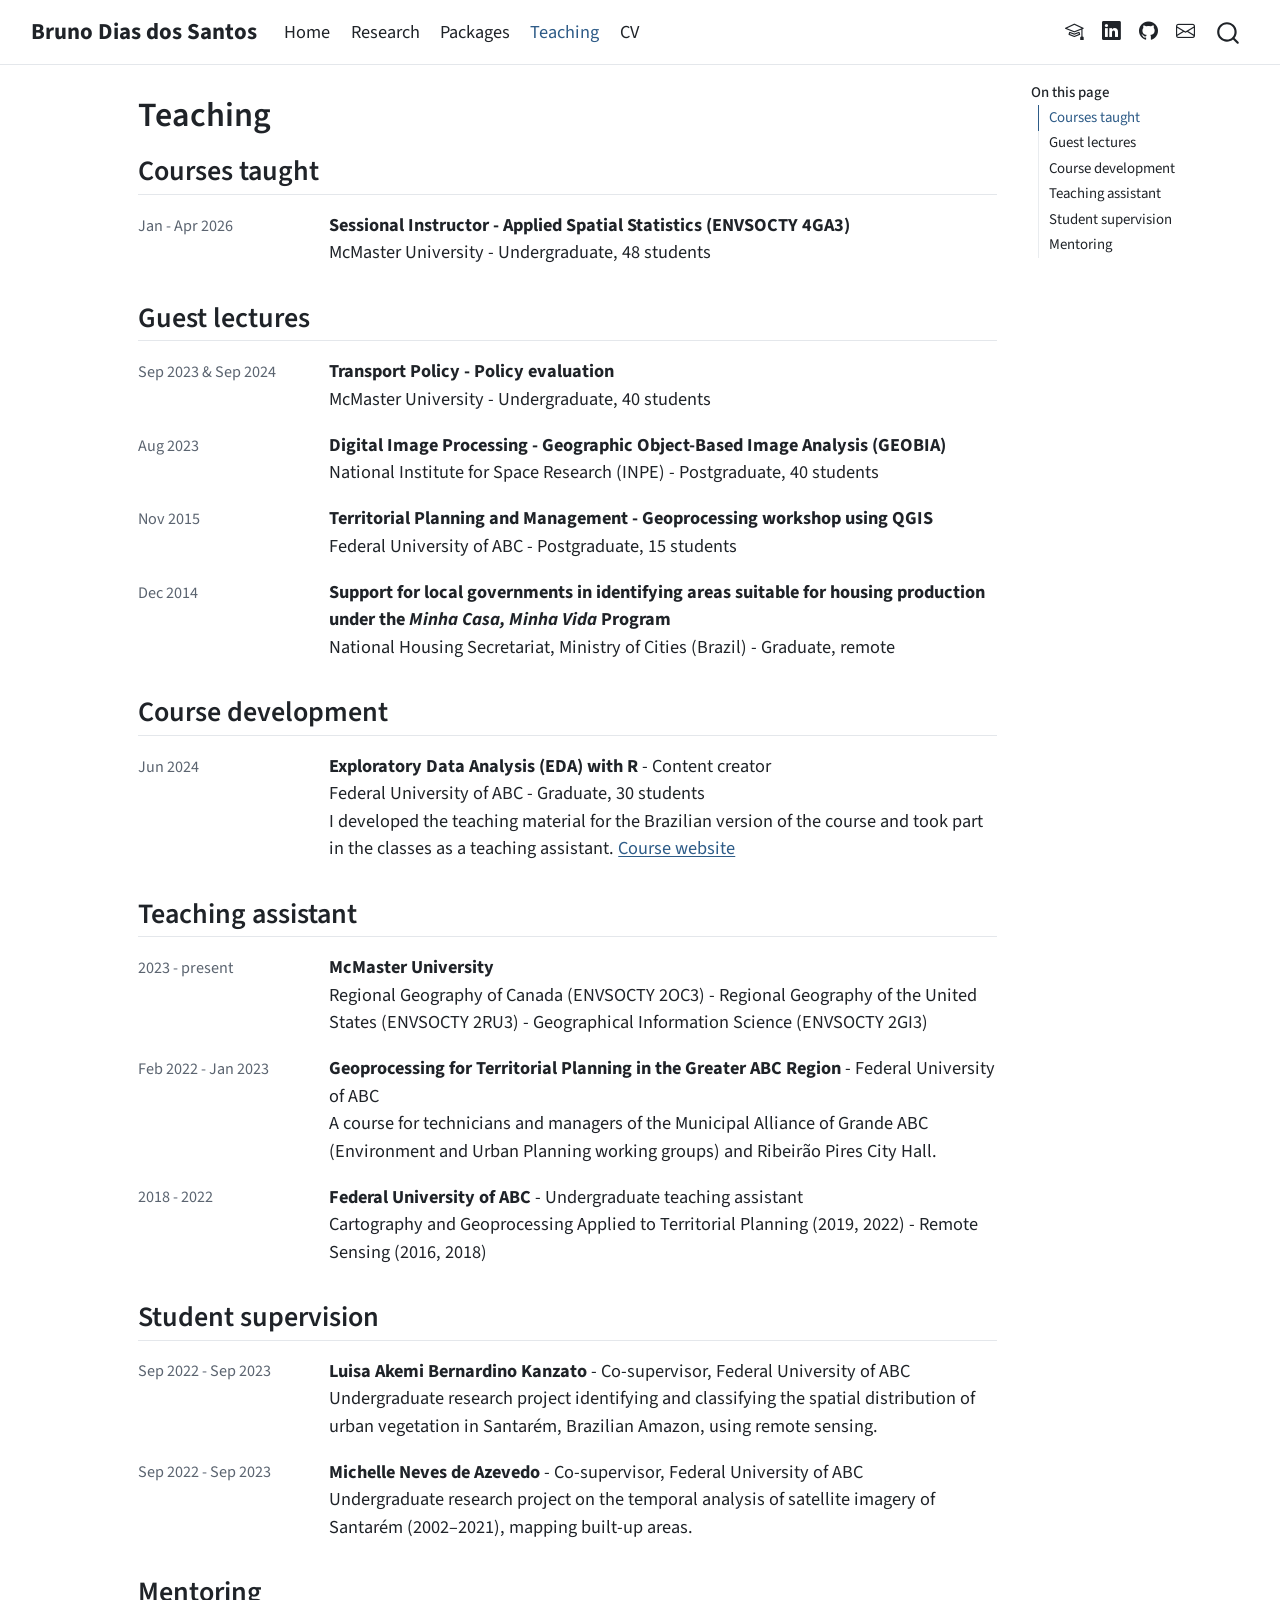
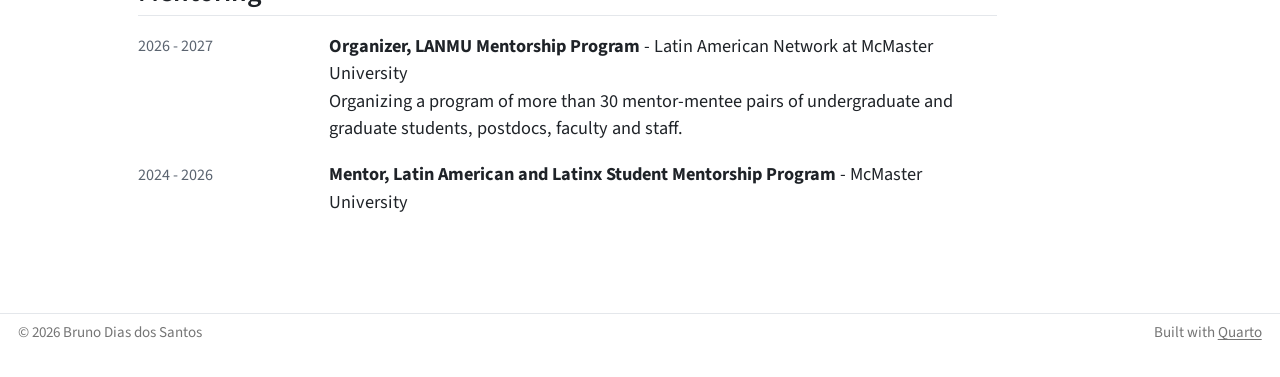
<file: teaching.html>
<!DOCTYPE html>
<html xmlns="http://www.w3.org/1999/xhtml" lang="en" xml:lang="en"><head>

<meta charset="utf-8">
<meta name="generator" content="quarto-1.10.19">

<meta name="viewport" content="width=device-width, initial-scale=1.0, user-scalable=yes">


<title>Teaching – Bruno Dias dos Santos</title>
<style>
/* Default styles provided by pandoc.
** See https://pandoc.org/MANUAL.html#variables-for-html for config info.
*/
span.smallcaps{font-variant: small-caps;}
div.columns{display: flex; gap: 1.5em;}
div.column{flex: auto;}
@media screen {
div.columns{gap: min(4vw, 1.5em);}
div.column{overflow-x: auto;}
}
div.hanging-indent{margin-left: 1.5em; text-indent: -1.5em;}
ul.task-list{list-style: none;}
ul.task-list li input[type="checkbox"] {
  width: 0.8em;
  margin: 0 0.8em 0.2em -1em; /* quarto-specific, see https://github.com/quarto-dev/quarto-cli/issues/4556 */ 
  vertical-align: middle;
}
</style>


<script src="site_libs/quarto-nav/quarto-nav.js"></script>
<script src="site_libs/quarto-nav/headroom.min.js"></script>
<script src="site_libs/clipboard/clipboard.min.js"></script>
<script src="site_libs/quarto-search/autocomplete.umd.js"></script>
<script src="site_libs/quarto-search/fuse.min.js"></script>
<script src="site_libs/quarto-search/quarto-search.js"></script>
<meta name="quarto:offset" content="./">
<link href="./images/avatar.svg" rel="icon" type="image/svg+xml">
<script src="site_libs/quarto-html/quarto.js" type="module"></script>
<script src="site_libs/quarto-html/tabsets/tabsets.js" type="module"></script>
<script src="site_libs/quarto-html/popper.min.js"></script>
<script src="site_libs/quarto-html/tippy.umd.min.js"></script>
<script src="site_libs/quarto-html/anchor.min.js"></script>
<link href="site_libs/quarto-html/tippy.css" rel="stylesheet">
<link href="site_libs/quarto-html/quarto-syntax-highlighting-bf27225e3a48a9273f3daa8f8e829971.css" rel="stylesheet" id="quarto-text-highlighting-styles">
<script src="site_libs/bootstrap/bootstrap.min.js"></script>
<link href="site_libs/bootstrap/bootstrap-icons.css" rel="stylesheet">
<link href="site_libs/bootstrap/bootstrap-0d909222a76852a6262081ca5f087962.min.css" rel="stylesheet" append-hash="true" id="quarto-bootstrap" data-mode="light">
<script id="quarto-search-options" type="application/json">{
  "location": "navbar",
  "copy-button": false,
  "collapse-after": 3,
  "panel-placement": "end",
  "type": "overlay",
  "limit": 50,
  "keyboard-shortcut": [
    "f",
    "/",
    "s"
  ],
  "show-item-context": false,
  "language": {
    "search-no-results-text": "No results",
    "search-matching-documents-text": "matching documents",
    "search-copy-link-title": "Copy link to search",
    "search-hide-matches-text": "Hide additional matches",
    "search-more-match-text": "more match in this document",
    "search-more-matches-text": "more matches in this document",
    "search-clear-button-title": "Clear",
    "search-text-placeholder": "",
    "search-detached-cancel-button-title": "Cancel",
    "search-submit-button-title": "Submit",
    "search-label": "Search"
  }
}</script>
<style>html{ scroll-behavior: smooth; }</style>


<meta property="og:title" content="Teaching – Bruno Dias dos Santos">
<meta property="og:site_name" content="Bruno Dias dos Santos">
</head>

<body class="nav-fixed quarto-light">

<div id="quarto-search-results"></div>
  <header id="quarto-header" class="headroom fixed-top">
    <nav class="navbar navbar-expand-lg " data-bs-theme="dark">
      <div class="navbar-container container-fluid">
      <div class="navbar-brand-container mx-auto">
    <a class="navbar-brand" href="./index.html">
    <span class="navbar-title">Bruno Dias dos Santos</span>
    </a>
  </div>
            <div id="quarto-search" class="" title="Search"></div>
          <button class="navbar-toggler" type="button" data-bs-toggle="collapse" data-bs-target="#navbarCollapse" aria-controls="navbarCollapse" role="menu" aria-expanded="false" aria-label="Toggle navigation" onclick="if (window.quartoToggleHeadroom) { window.quartoToggleHeadroom(); }">
  <span class="navbar-toggler-icon"></span>
</button>
          <div class="collapse navbar-collapse" id="navbarCollapse">
            <ul class="navbar-nav navbar-nav-scroll me-auto">
  <li class="nav-item">
    <a class="nav-link" href="./index.html"> 
<span class="menu-text">Home</span></a>
  </li>  
  <li class="nav-item">
    <a class="nav-link" href="./research.html"> 
<span class="menu-text">Research</span></a>
  </li>  
  <li class="nav-item">
    <a class="nav-link" href="./packages.html"> 
<span class="menu-text">Packages</span></a>
  </li>  
  <li class="nav-item">
    <a class="nav-link active" href="./teaching.html" aria-current="page"> 
<span class="menu-text">Teaching</span></a>
  </li>  
  <li class="nav-item">
    <a class="nav-link" href="./cv.html"> 
<span class="menu-text">CV</span></a>
  </li>  
</ul>
            <ul class="navbar-nav navbar-nav-scroll ms-auto">
  <li class="nav-item compact">
    <a class="nav-link" href="https://scholar.google.com/citations?user=Nzxp26IAAAAJ"> <i class="bi bi-mortarboard" role="img" aria-label="Google Scholar">
</i> 
<span class="menu-text"></span></a>
  </li>  
  <li class="nav-item compact">
    <a class="nav-link" href="https://www.linkedin.com/in/bruno-dos-santos-620b387a/"> <i class="bi bi-linkedin" role="img" aria-label="LinkedIn">
</i> 
<span class="menu-text"></span></a>
  </li>  
  <li class="nav-item compact">
    <a class="nav-link" href="https://github.com/dias-bruno"> <i class="bi bi-github" role="img" aria-label="GitHub">
</i> 
<span class="menu-text"></span></a>
  </li>  
  <li class="nav-item compact">
    <a class="nav-link" href="mailto:dossanb@mcmaster.ca"> <i class="bi bi-envelope" role="img" aria-label="Email">
</i> 
<span class="menu-text"></span></a>
  </li>  
</ul>
          </div> <!-- /navcollapse -->
            <div class="quarto-navbar-tools">
</div>
      </div> <!-- /container-fluid -->
    </nav>
</header>
<!-- content -->
<div id="quarto-content" class="quarto-container page-columns page-rows-contents page-layout-article page-navbar">
<!-- sidebar -->
<!-- margin-sidebar -->
    <div id="quarto-margin-sidebar" class="sidebar margin-sidebar">
        <nav id="TOC" role="doc-toc" class="toc-active">
    <h2 id="toc-title">On this page</h2>
   
  <ul>
  <li><a href="#courses-taught" id="toc-courses-taught" class="nav-link active" data-scroll-target="#courses-taught">Courses taught</a></li>
  <li><a href="#guest-lectures" id="toc-guest-lectures" class="nav-link" data-scroll-target="#guest-lectures">Guest lectures</a></li>
  <li><a href="#course-development" id="toc-course-development" class="nav-link" data-scroll-target="#course-development">Course development</a></li>
  <li><a href="#teaching-assistant" id="toc-teaching-assistant" class="nav-link" data-scroll-target="#teaching-assistant">Teaching assistant</a></li>
  <li><a href="#student-supervision" id="toc-student-supervision" class="nav-link" data-scroll-target="#student-supervision">Student supervision</a></li>
  <li><a href="#mentoring" id="toc-mentoring" class="nav-link" data-scroll-target="#mentoring">Mentoring</a></li>
  </ul>
</nav>
    </div>
<!-- main -->
<main class="content" id="quarto-document-content">

<header id="title-block-header" class="quarto-title-block default">
<div class="quarto-title">
<h1 class="title">Teaching</h1>
</div>



<div class="quarto-title-meta">

    
  
    
  </div>
  


</header>


<section id="courses-taught" class="level2">
<h2 class="anchored" data-anchor-id="courses-taught">Courses taught</h2>
<div class="entry">
<p><span class="when">Jan - Apr 2026</span> <strong>Sessional Instructor - Applied Spatial Statistics (ENVSOCTY 4GA3)</strong><br>
McMaster University - Undergraduate, 48 students</p>
</div>
</section>
<section id="guest-lectures" class="level2">
<h2 class="anchored" data-anchor-id="guest-lectures">Guest lectures</h2>
<div class="entry">
<p><span class="when">Sep 2023 &amp; Sep 2024</span> <strong>Transport Policy - Policy evaluation</strong><br>
McMaster University - Undergraduate, 40 students</p>
</div>
<div class="entry">
<p><span class="when">Aug 2023</span> <strong>Digital Image Processing - Geographic Object-Based Image Analysis (GEOBIA)</strong><br>
National Institute for Space Research (INPE) - Postgraduate, 40 students</p>
</div>
<div class="entry">
<p><span class="when">Nov 2015</span> <strong>Territorial Planning and Management - Geoprocessing workshop using QGIS</strong><br>
Federal University of ABC - Postgraduate, 15 students</p>
</div>
<div class="entry">
<p><span class="when">Dec 2014</span> <strong>Support for local governments in identifying areas suitable for housing production under the <em>Minha Casa, Minha Vida</em> Program</strong><br>
National Housing Secretariat, Ministry of Cities (Brazil) - Graduate, remote</p>
</div>
</section>
<section id="course-development" class="level2">
<h2 class="anchored" data-anchor-id="course-development">Course development</h2>
<div class="entry">
<p><span class="when">Jun 2024</span> <strong>Exploratory Data Analysis (EDA) with R</strong> - Content creator<br>
Federal University of ABC - Graduate, 30 students<br>
I developed the teaching material for the Brazilian version of the course and took part in the classes as a teaching assistant. <a href="https://paezha.github.io/edashop/index.html">Course website</a></p>
</div>
</section>
<section id="teaching-assistant" class="level2">
<h2 class="anchored" data-anchor-id="teaching-assistant">Teaching assistant</h2>
<div class="entry">
<p><span class="when">2023 - present</span> <strong>McMaster University</strong><br>
Regional Geography of Canada (ENVSOCTY 2OC3) - Regional Geography of the United States (ENVSOCTY 2RU3) - Geographical Information Science (ENVSOCTY 2GI3)</p>
</div>
<div class="entry">
<p><span class="when">Feb 2022 - Jan 2023</span> <strong>Geoprocessing for Territorial Planning in the Greater ABC Region</strong> - Federal University of ABC<br>
A course for technicians and managers of the Municipal Alliance of Grande ABC (Environment and Urban Planning working groups) and Ribeirão Pires City Hall.</p>
</div>
<div class="entry">
<p><span class="when">2018 - 2022</span> <strong>Federal University of ABC</strong> - Undergraduate teaching assistant<br>
Cartography and Geoprocessing Applied to Territorial Planning (2019, 2022) - Remote Sensing (2016, 2018)</p>
</div>
</section>
<section id="student-supervision" class="level2">
<h2 class="anchored" data-anchor-id="student-supervision">Student supervision</h2>
<div class="entry">
<p><span class="when">Sep 2022 - Sep 2023</span> <strong>Luisa Akemi Bernardino Kanzato</strong> - Co-supervisor, Federal University of ABC<br>
Undergraduate research project identifying and classifying the spatial distribution of urban vegetation in Santarém, Brazilian Amazon, using remote sensing.</p>
</div>
<div class="entry">
<p><span class="when">Sep 2022 - Sep 2023</span> <strong>Michelle Neves de Azevedo</strong> - Co-supervisor, Federal University of ABC<br>
Undergraduate research project on the temporal analysis of satellite imagery of Santarém (2002–2021), mapping built-up areas.</p>
</div>
</section>
<section id="mentoring" class="level2">
<h2 class="anchored" data-anchor-id="mentoring">Mentoring</h2>
<div class="entry">
<p><span class="when">2026 - 2027</span> <strong>Organizer, LANMU Mentorship Program</strong> - Latin American Network at McMaster University<br>
Organizing a program of more than 30 mentor-mentee pairs of undergraduate and graduate students, postdocs, faculty and staff.</p>
</div>
<div class="entry">
<p><span class="when">2024 - 2026</span> <strong>Mentor, Latin American and Latinx Student Mentorship Program</strong> - McMaster University</p>
</div>


</section>

</main> <!-- /main -->
<script id="quarto-html-after-body" type="application/javascript">
  window.document.addEventListener("DOMContentLoaded", function (event) {
    const icon = "";
    const anchorJS = new window.AnchorJS();
    anchorJS.options = {
      placement: 'right',
      icon: icon
    };
    anchorJS.add('.anchored');
    const isCodeAnnotation = (el) => {
      for (const clz of el.classList) {
        if (clz.startsWith('code-annotation-')) {                     
          return true;
        }
      }
      return false;
    }
    const onCopySuccess = function(e) {
      // button target
      const button = e.trigger;
      // don't keep focus
      button.blur();
      // flash "checked"
      button.classList.add('code-copy-button-checked');
      var currentTitle = button.getAttribute("title");
      button.setAttribute("title", "Copied!");
      let tooltip;
      if (window.bootstrap) {
        button.setAttribute("data-bs-toggle", "tooltip");
        button.setAttribute("data-bs-placement", "left");
        button.setAttribute("data-bs-title", "Copied!");
        tooltip = new bootstrap.Tooltip(button, 
          { trigger: "manual", 
            customClass: "code-copy-button-tooltip",
            offset: [0, -8]});
        tooltip.show();    
      }
      setTimeout(function() {
        if (tooltip) {
          tooltip.hide();
          button.removeAttribute("data-bs-title");
          button.removeAttribute("data-bs-toggle");
          button.removeAttribute("data-bs-placement");
        }
        button.setAttribute("title", currentTitle);
        button.classList.remove('code-copy-button-checked');
      }, 1000);
      // clear code selection
      e.clearSelection();
    }
    const getTextToCopy = function(trigger) {
      const outerScaffold = trigger.parentElement.cloneNode(true);
      const codeEl = outerScaffold.querySelector('code');
      for (const childEl of codeEl.children) {
        if (isCodeAnnotation(childEl)) {
          childEl.remove();
        }
      }
      return codeEl.innerText;
    }
    const clipboard = new window.ClipboardJS('.code-copy-button:not([data-in-quarto-modal])', {
      text: getTextToCopy
    });
    clipboard.on('success', onCopySuccess);
    if (window.document.getElementById('quarto-embedded-source-code-modal')) {
      const clipboardModal = new window.ClipboardJS('.code-copy-button[data-in-quarto-modal]', {
        text: getTextToCopy,
        container: window.document.getElementById('quarto-embedded-source-code-modal')
      });
      clipboardModal.on('success', onCopySuccess);
    }
      var localhostRegex = new RegExp(/^(?:http|https):\/\/localhost\:?[0-9]*\//);
      var mailtoRegex = new RegExp(/^mailto:/);
        var filterRegex = new RegExp("https:\/\/dias-bruno\.github\.io");
      var isInternal = (href) => {
          return filterRegex.test(href) || localhostRegex.test(href) || mailtoRegex.test(href);
      }
      // Inspect non-navigation links and adorn them if external
     var links = window.document.querySelectorAll('a[href]:not(.nav-link):not(.navbar-brand):not(.toc-action):not(.sidebar-link):not(.sidebar-item-toggle):not(.pagination-link):not(.no-external):not([aria-hidden]):not(.dropdown-item):not(.quarto-navigation-tool):not(.about-link)');
      for (var i=0; i<links.length; i++) {
        const link = links[i];
        if (!isInternal(link.href)) {
          // undo the damage that might have been done by quarto-nav.js in the case of
          // links that we want to consider external
          if (link.dataset.originalHref !== undefined) {
            link.href = link.dataset.originalHref;
          }
            // target, if specified
            link.setAttribute("target", "_blank");
            if (link.getAttribute("rel") === null) {
              link.setAttribute("rel", "noopener");
            }
        }
      }
    function tippyHover(el, contentFn, onTriggerFn, onUntriggerFn) {
      const config = {
        allowHTML: true,
        maxWidth: 500,
        delay: 100,
        arrow: false,
        appendTo: function(el) {
            return el.parentElement;
        },
        interactive: true,
        interactiveBorder: 10,
        theme: 'quarto',
        placement: 'bottom-start',
      };
      if (contentFn) {
        config.content = contentFn;
      }
      if (onTriggerFn) {
        config.onTrigger = onTriggerFn;
      }
      if (onUntriggerFn) {
        config.onUntrigger = onUntriggerFn;
      }
      window.tippy(el, config); 
    }
    const noterefs = window.document.querySelectorAll('a[role="doc-noteref"]');
    for (var i=0; i<noterefs.length; i++) {
      const ref = noterefs[i];
      tippyHover(ref, function() {
        // use id or data attribute instead here
        let href = ref.getAttribute('data-footnote-href') || ref.getAttribute('href');
        try { href = new URL(href).hash; } catch {}
        const id = href.replace(/^#\/?/, "");
        const note = window.document.getElementById(id);
        if (note) {
          return note.innerHTML;
        } else {
          return "";
        }
      });
    }
    const xrefs = window.document.querySelectorAll('a.quarto-xref');
    const processXRef = (id, note) => {
      // Strip column container classes
      const stripColumnClz = (el) => {
        el.classList.remove("page-full", "page-columns");
        if (el.children) {
          for (const child of el.children) {
            stripColumnClz(child);
          }
        }
      }
      stripColumnClz(note)
      if (id === null || id.startsWith('sec-')) {
        // Special case sections, only their first couple elements
        const container = document.createElement("div");
        if (note.children && note.children.length > 2) {
          container.appendChild(note.children[0].cloneNode(true));
          for (let i = 1; i < note.children.length; i++) {
            const child = note.children[i];
            if (child.tagName === "P" && child.innerText === "") {
              continue;
            } else {
              container.appendChild(child.cloneNode(true));
              break;
            }
          }
          if (window.Quarto?.typesetMath) {
            window.Quarto.typesetMath(container);
          }
          return container.innerHTML
        } else {
          if (window.Quarto?.typesetMath) {
            window.Quarto.typesetMath(note);
          }
          return note.innerHTML;
        }
      } else {
        // Remove any anchor links if they are present
        const anchorLink = note.querySelector('a.anchorjs-link');
        if (anchorLink) {
          anchorLink.remove();
        }
        if (window.Quarto?.typesetMath) {
          window.Quarto.typesetMath(note);
        }
        if (note.classList.contains("callout")) {
          return note.outerHTML;
        } else {
          return note.innerHTML;
        }
      }
    }
    for (var i=0; i<xrefs.length; i++) {
      const xref = xrefs[i];
      tippyHover(xref, undefined, function(instance) {
        instance.disable();
        let url = xref.getAttribute('href');
        let hash = undefined; 
        if (url.startsWith('#')) {
          hash = url;
        } else {
          try { hash = new URL(url).hash; } catch {}
        }
        if (hash) {
          const id = hash.replace(/^#\/?/, "");
          const note = window.document.getElementById(id);
          if (note !== null) {
            try {
              const html = processXRef(id, note.cloneNode(true));
              instance.setContent(html);
            } finally {
              instance.enable();
              instance.show();
            }
          } else {
            // See if we can fetch this
            fetch(url.split('#')[0])
            .then(res => res.text())
            .then(html => {
              const parser = new DOMParser();
              const htmlDoc = parser.parseFromString(html, "text/html");
              const note = htmlDoc.getElementById(id);
              if (note !== null) {
                const html = processXRef(id, note);
                instance.setContent(html);
              } 
            }).finally(() => {
              instance.enable();
              instance.show();
            });
          }
        } else {
          // See if we can fetch a full url (with no hash to target)
          // This is a special case and we should probably do some content thinning / targeting
          fetch(url)
          .then(res => res.text())
          .then(html => {
            const parser = new DOMParser();
            const htmlDoc = parser.parseFromString(html, "text/html");
            const note = htmlDoc.querySelector('main.content');
            if (note !== null) {
              // This should only happen for chapter cross references
              // (since there is no id in the URL)
              // remove the first header
              if (note.children.length > 0 && note.children[0].tagName === "HEADER") {
                note.children[0].remove();
              }
              const html = processXRef(null, note);
              instance.setContent(html);
            } 
          }).finally(() => {
            instance.enable();
            instance.show();
          });
        }
      }, function(instance) {
      });
    }
        let selectedAnnoteEl;
        const selectorForAnnotation = ( cell, annotation) => {
          let cellAttr = 'data-code-cell="' + cell + '"';
          let lineAttr = 'data-code-annotation="' +  annotation + '"';
          const selector = 'span[' + cellAttr + '][' + lineAttr + ']';
          return selector;
        }
        const selectCodeLines = (annoteEl) => {
          const doc = window.document;
          const targetCell = annoteEl.getAttribute("data-target-cell");
          const targetAnnotation = annoteEl.getAttribute("data-target-annotation");
          const annoteSpan = window.document.querySelector(selectorForAnnotation(targetCell, targetAnnotation));
          const lines = annoteSpan.getAttribute("data-code-lines").split(",");
          const lineIds = lines.map((line) => {
            return targetCell + "-" + line;
          })
          let top = null;
          let height = null;
          let parent = null;
          if (lineIds.length > 0) {
              //compute the position of the single el (top and bottom and make a div)
              const el = window.document.getElementById(lineIds[0]);
              top = el.offsetTop;
              height = el.offsetHeight;
              parent = el.parentElement.parentElement;
            if (lineIds.length > 1) {
              const lastEl = window.document.getElementById(lineIds[lineIds.length - 1]);
              const bottom = lastEl.offsetTop + lastEl.offsetHeight;
              height = bottom - top;
            }
            if (top !== null && height !== null && parent !== null) {
              // cook up a div (if necessary) and position it 
              let div = window.document.getElementById("code-annotation-line-highlight");
              if (div === null) {
                div = window.document.createElement("div");
                div.setAttribute("id", "code-annotation-line-highlight");
                div.style.position = 'absolute';
                parent.appendChild(div);
              }
              div.style.top = top - 2 + "px";
              div.style.height = height + 4 + "px";
              div.style.left = 0;
              let gutterDiv = window.document.getElementById("code-annotation-line-highlight-gutter");
              if (gutterDiv === null) {
                gutterDiv = window.document.createElement("div");
                gutterDiv.setAttribute("id", "code-annotation-line-highlight-gutter");
                gutterDiv.style.position = 'absolute';
                const codeCell = window.document.getElementById(targetCell);
                const gutter = codeCell.querySelector('.code-annotation-gutter');
                gutter.appendChild(gutterDiv);
              }
              gutterDiv.style.top = top - 2 + "px";
              gutterDiv.style.height = height + 4 + "px";
            }
            selectedAnnoteEl = annoteEl;
          }
        };
        const unselectCodeLines = () => {
          const elementsIds = ["code-annotation-line-highlight", "code-annotation-line-highlight-gutter"];
          elementsIds.forEach((elId) => {
            const div = window.document.getElementById(elId);
            if (div) {
              div.remove();
            }
          });
          selectedAnnoteEl = undefined;
        };
          // Handle positioning of the toggle
      window.addEventListener(
        "resize",
        throttle(() => {
          elRect = undefined;
          if (selectedAnnoteEl) {
            selectCodeLines(selectedAnnoteEl);
          }
        }, 10)
      );
      function throttle(fn, ms) {
      let throttle = false;
      let timer;
        return (...args) => {
          if(!throttle) { // first call gets through
              fn.apply(this, args);
              throttle = true;
          } else { // all the others get throttled
              if(timer) clearTimeout(timer); // cancel #2
              timer = setTimeout(() => {
                fn.apply(this, args);
                timer = throttle = false;
              }, ms);
          }
        };
      }
        // Attach click handler to the DT
        const annoteDls = window.document.querySelectorAll('dt[data-target-cell]');
        for (const annoteDlNode of annoteDls) {
          annoteDlNode.addEventListener('click', (event) => {
            const clickedEl = event.target;
            if (clickedEl !== selectedAnnoteEl) {
              unselectCodeLines();
              const activeEl = window.document.querySelector('dt[data-target-cell].code-annotation-active');
              if (activeEl) {
                activeEl.classList.remove('code-annotation-active');
              }
              selectCodeLines(clickedEl);
              clickedEl.classList.add('code-annotation-active');
            } else {
              // Unselect the line
              unselectCodeLines();
              clickedEl.classList.remove('code-annotation-active');
            }
          });
        }
    const findCites = (el) => {
      const parentEl = el.parentElement;
      if (parentEl) {
        const cites = parentEl.dataset.cites;
        if (cites) {
          return {
            el,
            cites: cites.split(' ')
          };
        } else {
          return findCites(el.parentElement)
        }
      } else {
        return undefined;
      }
    };
    var bibliorefs = window.document.querySelectorAll('a[role="doc-biblioref"]');
    for (var i=0; i<bibliorefs.length; i++) {
      const ref = bibliorefs[i];
      const citeInfo = findCites(ref);
      if (citeInfo) {
        tippyHover(citeInfo.el, function() {
          var popup = window.document.createElement('div');
          citeInfo.cites.forEach(function(cite) {
            var citeDiv = window.document.createElement('div');
            citeDiv.classList.add('hanging-indent');
            citeDiv.classList.add('csl-entry');
            var biblioDiv = window.document.getElementById('ref-' + cite);
            if (biblioDiv) {
              citeDiv.innerHTML = biblioDiv.innerHTML;
            }
            popup.appendChild(citeDiv);
          });
          return popup.innerHTML;
        });
      }
    }
  });
  </script>
</div> <!-- /content -->
<footer class="footer">
  <div class="nav-footer">
    <div class="nav-footer-left">
<p>© 2026 Bruno Dias dos Santos</p>
</div>   
    <div class="nav-footer-center">
      &nbsp;
    </div>
    <div class="nav-footer-right">
<p>Built with <a href="https://quarto.org/">Quarto</a></p>
</div>
  </div>
</footer>




<script src="site_libs/quarto-html/zenscroll-min.js"></script>
</body></html>
</file>
<file: site_libs/quarto-html/tippy.css>
.tippy-box[data-animation=fade][data-state=hidden]{opacity:0}[data-tippy-root]{max-width:calc(100vw - 10px)}.tippy-box{position:relative;background-color:#333;color:#fff;border-radius:4px;font-size:14px;line-height:1.4;white-space:normal;outline:0;transition-property:transform,visibility,opacity}.tippy-box[data-placement^=top]>.tippy-arrow{bottom:0}.tippy-box[data-placement^=top]>.tippy-arrow:before{bottom:-7px;left:0;border-width:8px 8px 0;border-top-color:initial;transform-origin:center top}.tippy-box[data-placement^=bottom]>.tippy-arrow{top:0}.tippy-box[data-placement^=bottom]>.tippy-arrow:before{top:-7px;left:0;border-width:0 8px 8px;border-bottom-color:initial;transform-origin:center bottom}.tippy-box[data-placement^=left]>.tippy-arrow{right:0}.tippy-box[data-placement^=left]>.tippy-arrow:before{border-width:8px 0 8px 8px;border-left-color:initial;right:-7px;transform-origin:center left}.tippy-box[data-placement^=right]>.tippy-arrow{left:0}.tippy-box[data-placement^=right]>.tippy-arrow:before{left:-7px;border-width:8px 8px 8px 0;border-right-color:initial;transform-origin:center right}.tippy-box[data-inertia][data-state=visible]{transition-timing-function:cubic-bezier(.54,1.5,.38,1.11)}.tippy-arrow{width:16px;height:16px;color:#333}.tippy-arrow:before{content:"";position:absolute;border-color:transparent;border-style:solid}.tippy-content{position:relative;padding:5px 9px;z-index:1}
</file>
<file: site_libs/quarto-html/quarto-syntax-highlighting-bf27225e3a48a9273f3daa8f8e829971.css>
/* quarto syntax highlight colors */
:root {
  --quarto-hl-ot-color: #003B4F;
  --quarto-hl-at-color: #657422;
  --quarto-hl-ss-color: #20794D;
  --quarto-hl-an-color: #5E5E5E;
  --quarto-hl-fu-color: #4758AB;
  --quarto-hl-st-color: #20794D;
  --quarto-hl-cf-color: #003B4F;
  --quarto-hl-op-color: #5E5E5E;
  --quarto-hl-er-color: #AD0000;
  --quarto-hl-bn-color: #AD0000;
  --quarto-hl-al-color: #AD0000;
  --quarto-hl-va-color: #111111;
  --quarto-hl-bu-color: inherit;
  --quarto-hl-ex-color: inherit;
  --quarto-hl-pp-color: #AD0000;
  --quarto-hl-in-color: #5E5E5E;
  --quarto-hl-vs-color: #20794D;
  --quarto-hl-wa-color: #5E5E5E;
  --quarto-hl-do-color: #5E5E5E;
  --quarto-hl-im-color: #00769E;
  --quarto-hl-ch-color: #20794D;
  --quarto-hl-dt-color: #AD0000;
  --quarto-hl-fl-color: #AD0000;
  --quarto-hl-co-color: #5E5E5E;
  --quarto-hl-cv-color: #5E5E5E;
  --quarto-hl-cn-color: #8f5902;
  --quarto-hl-sc-color: #5E5E5E;
  --quarto-hl-dv-color: #AD0000;
  --quarto-hl-kw-color: #003B4F;
}

/* other quarto variables */
:root {
  --quarto-font-monospace: SFMono-Regular, Menlo, Monaco, Consolas, "Liberation Mono", "Courier New", monospace;
}

/* syntax highlight based on Pandoc's rules */
pre > code.sourceCode > span {
  color: #003B4F;
}

code.sourceCode > span {
  color: #003B4F;
}

div.sourceCode,
div.sourceCode pre.sourceCode {
  color: #003B4F;
}

/* Normal */
code span {
  color: #003B4F;
}

/* Alert */
code span.al {
  color: #AD0000;
  font-style: inherit;
}

/* Annotation */
code span.an {
  color: #5E5E5E;
  font-style: inherit;
}

/* Attribute */
code span.at {
  color: #657422;
  font-style: inherit;
}

/* BaseN */
code span.bn {
  color: #AD0000;
  font-style: inherit;
}

/* BuiltIn */
code span.bu {
  font-style: inherit;
}

/* ControlFlow */
code span.cf {
  color: #003B4F;
  font-weight: bold;
  font-style: inherit;
}

/* Char */
code span.ch {
  color: #20794D;
  font-style: inherit;
}

/* Constant */
code span.cn {
  color: #8f5902;
  font-style: inherit;
}

/* Comment */
code span.co {
  color: #5E5E5E;
  font-style: inherit;
}

/* CommentVar */
code span.cv {
  color: #5E5E5E;
  font-style: italic;
}

/* Documentation */
code span.do {
  color: #5E5E5E;
  font-style: italic;
}

/* DataType */
code span.dt {
  color: #AD0000;
  font-style: inherit;
}

/* DecVal */
code span.dv {
  color: #AD0000;
  font-style: inherit;
}

/* Error */
code span.er {
  color: #AD0000;
  font-style: inherit;
}

/* Extension */
code span.ex {
  font-style: inherit;
}

/* Float */
code span.fl {
  color: #AD0000;
  font-style: inherit;
}

/* Function */
code span.fu {
  color: #4758AB;
  font-style: inherit;
}

/* Import */
code span.im {
  color: #00769E;
  font-style: inherit;
}

/* Information */
code span.in {
  color: #5E5E5E;
  font-style: inherit;
}

/* Keyword */
code span.kw {
  color: #003B4F;
  font-weight: bold;
  font-style: inherit;
}

/* Operator */
code span.op {
  color: #5E5E5E;
  font-style: inherit;
}

/* Other */
code span.ot {
  color: #003B4F;
  font-style: inherit;
}

/* Preprocessor */
code span.pp {
  color: #AD0000;
  font-style: inherit;
}

/* SpecialChar */
code span.sc {
  color: #5E5E5E;
  font-style: inherit;
}

/* SpecialString */
code span.ss {
  color: #20794D;
  font-style: inherit;
}

/* String */
code span.st {
  color: #20794D;
  font-style: inherit;
}

/* Variable */
code span.va {
  color: #111111;
  font-style: inherit;
}

/* VerbatimString */
code span.vs {
  color: #20794D;
  font-style: inherit;
}

/* Warning */
code span.wa {
  color: #5E5E5E;
  font-style: italic;
}

.prevent-inlining {
  content: "</";
}

/*# sourceMappingURL=8be38f48d34c45af72792cbd699585e7.css.map */
</file>
